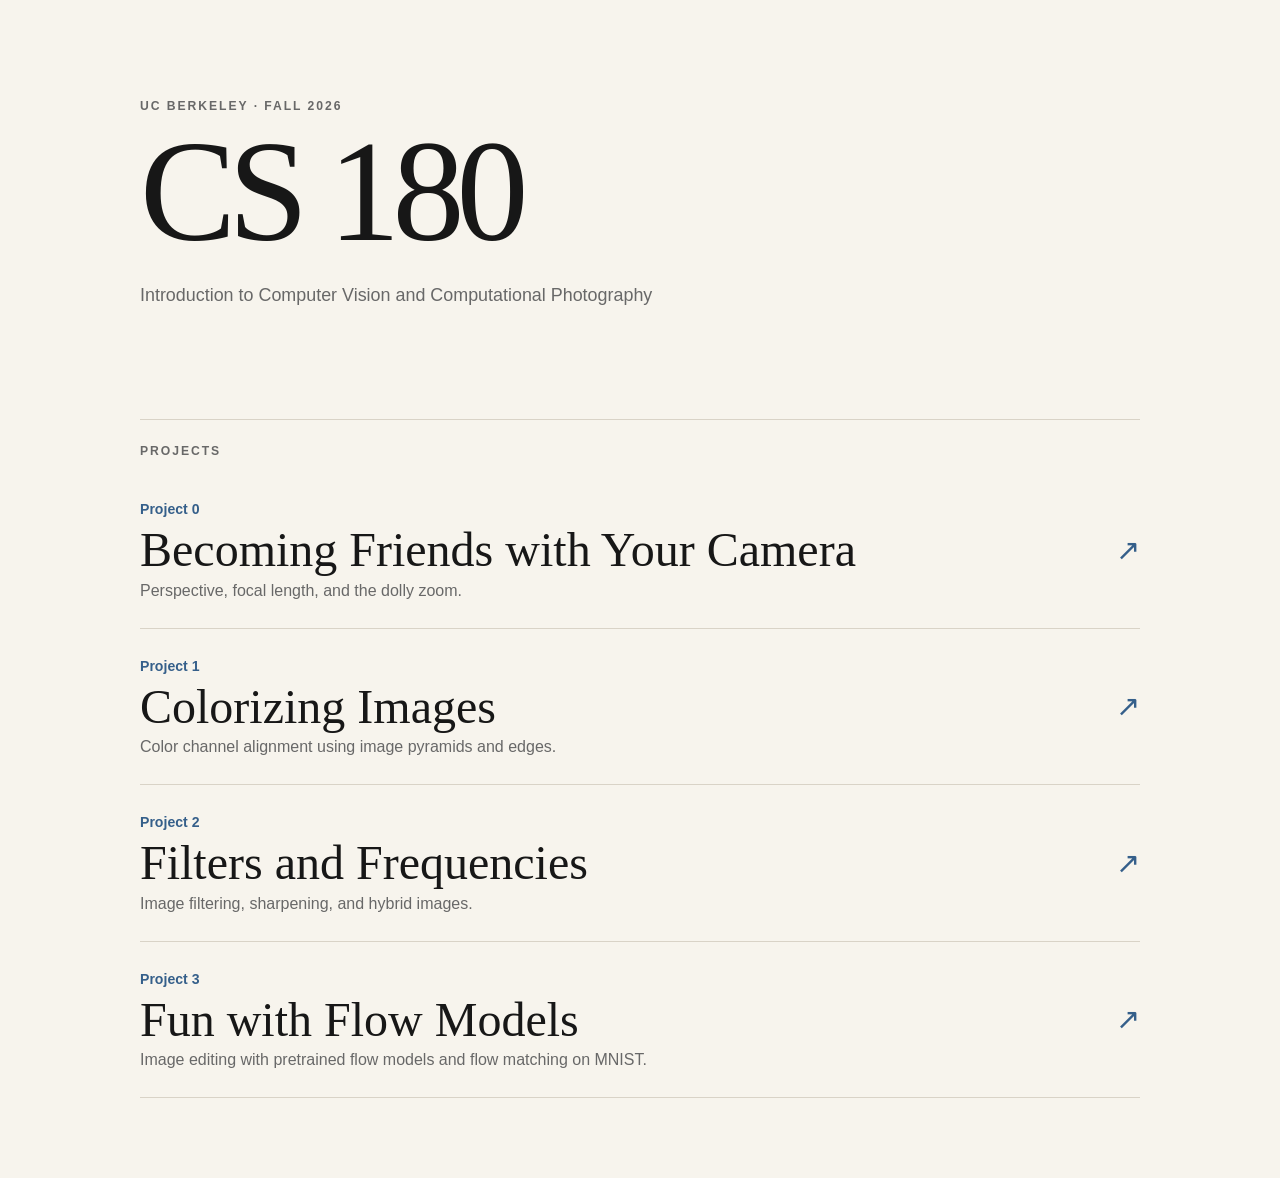
<file: index.html>
<!doctype html>
<html lang="en">
<head>
  <meta charset="utf-8" />
  <meta name="viewport" content="width=device-width, initial-scale=1" />
  <title>CS 180 — William Wu</title>
  <link rel="stylesheet" href="styles.css" />
</head>
<body class="home">
  <main class="home-shell">
    <header class="home-header">
      <p class="eyebrow">UC Berkeley · Fall 2026</p>
      <h1>CS 180</h1>
      <p class="home-subtitle">Introduction to Computer Vision and Computational Photography</p>
    </header>

    <section class="projects">
      <p class="kicker">Projects</p>
      <a class="project-link" href="project0/index.html">
        <div>
          <span class="project-number">Project 0</span>
          <h2>Becoming Friends with Your Camera</h2>
          <p>Perspective, focal length, and the dolly zoom.</p>
        </div>
        <span class="arrow">↗</span>
      </a>
      <a class="project-link" href="project1/index.html">
        <div>
          <span class="project-number">Project 1</span>
          <h2>Colorizing Images</h2>
          <p>Color channel alignment using image pyramids and edges.</p>
        </div>
        <span class="arrow">↗</span>
      </a>
      <a class="project-link" href="project2/index.html">
        <div>
          <span class="project-number">Project 2</span>
          <h2>Filters and Frequencies</h2>
          <p>Image filtering, sharpening, and hybrid images.</p>
        </div>
        <span class="arrow">↗</span>
      </a>
      <a class="project-link" href="project3/index.html">
      <div>
        <span class="project-number">Project 3</span>
        <h2>Fun with Flow Models</h2>
        <p>Image editing with pretrained flow models and flow matching on MNIST.</p>
      </div>
      <span class="arrow">↗</span>
    </a>
    </section>
  </main>
</body>
</html>
</file>
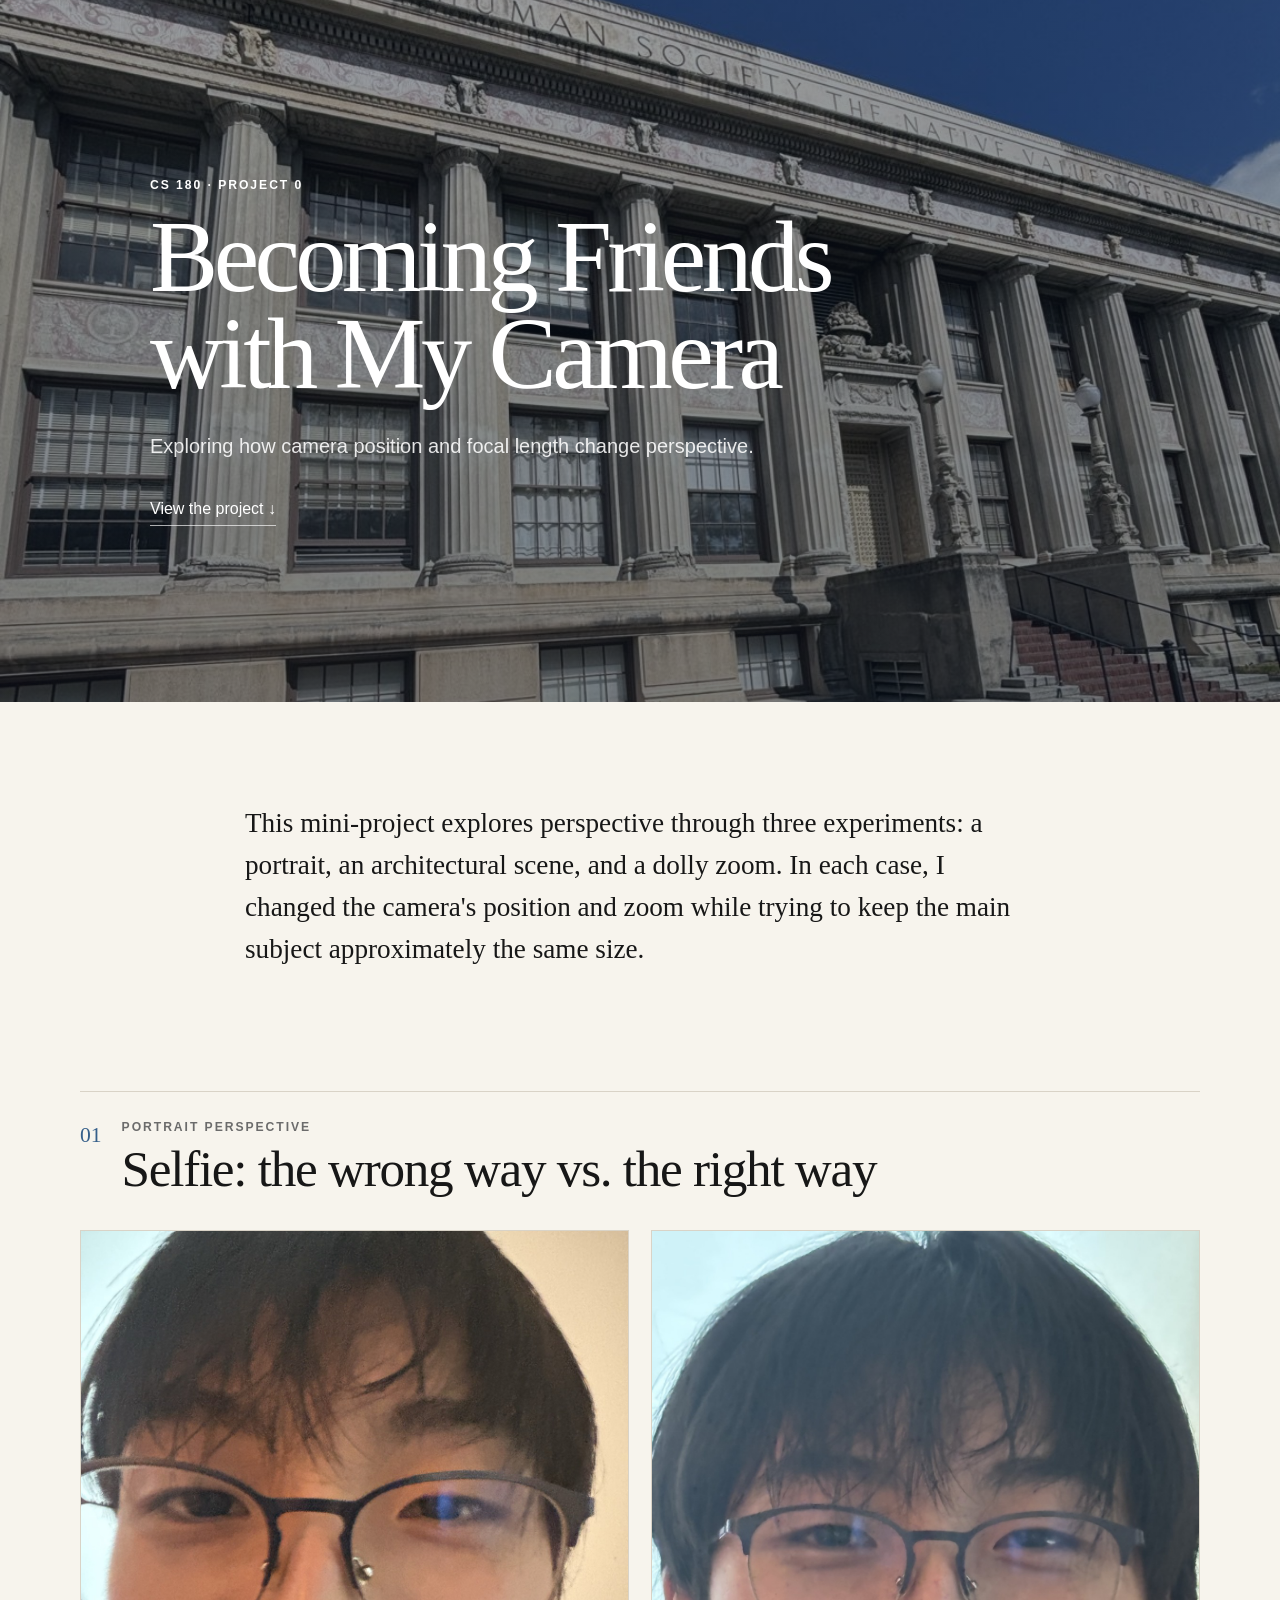
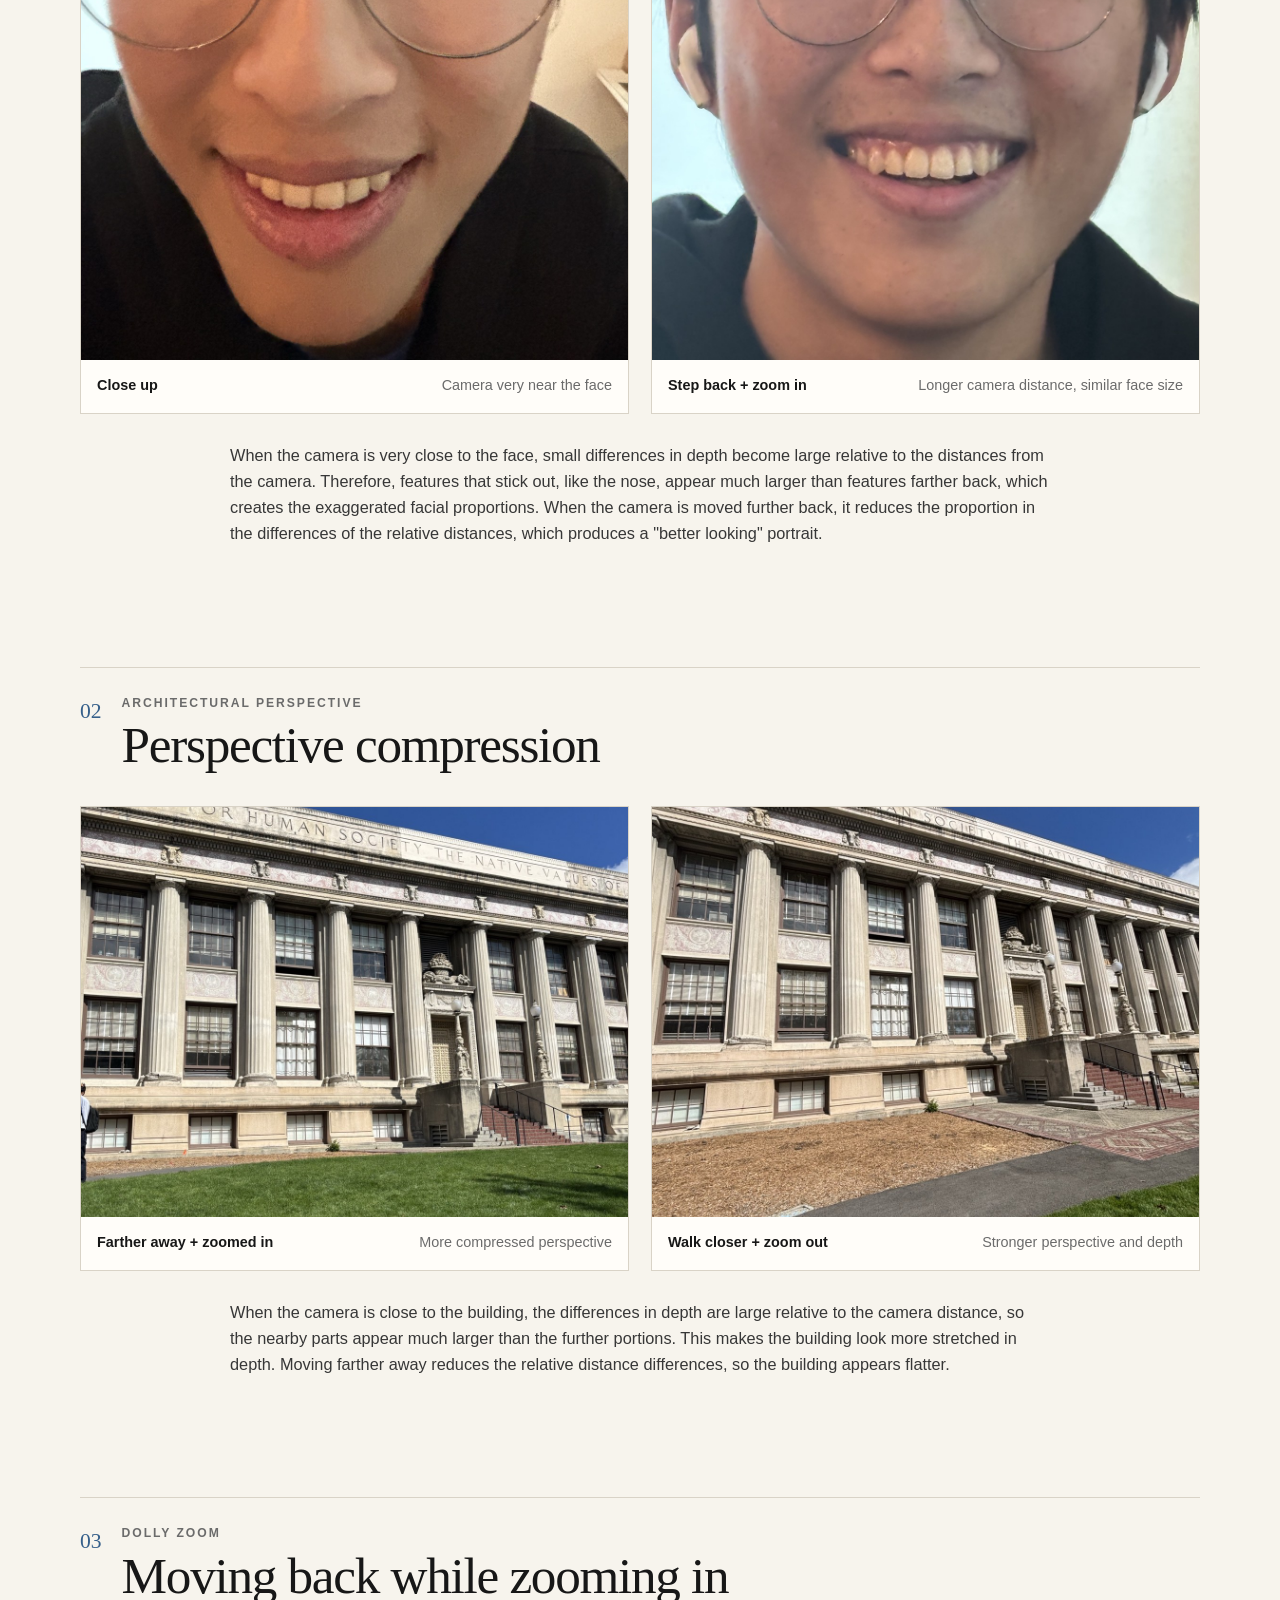
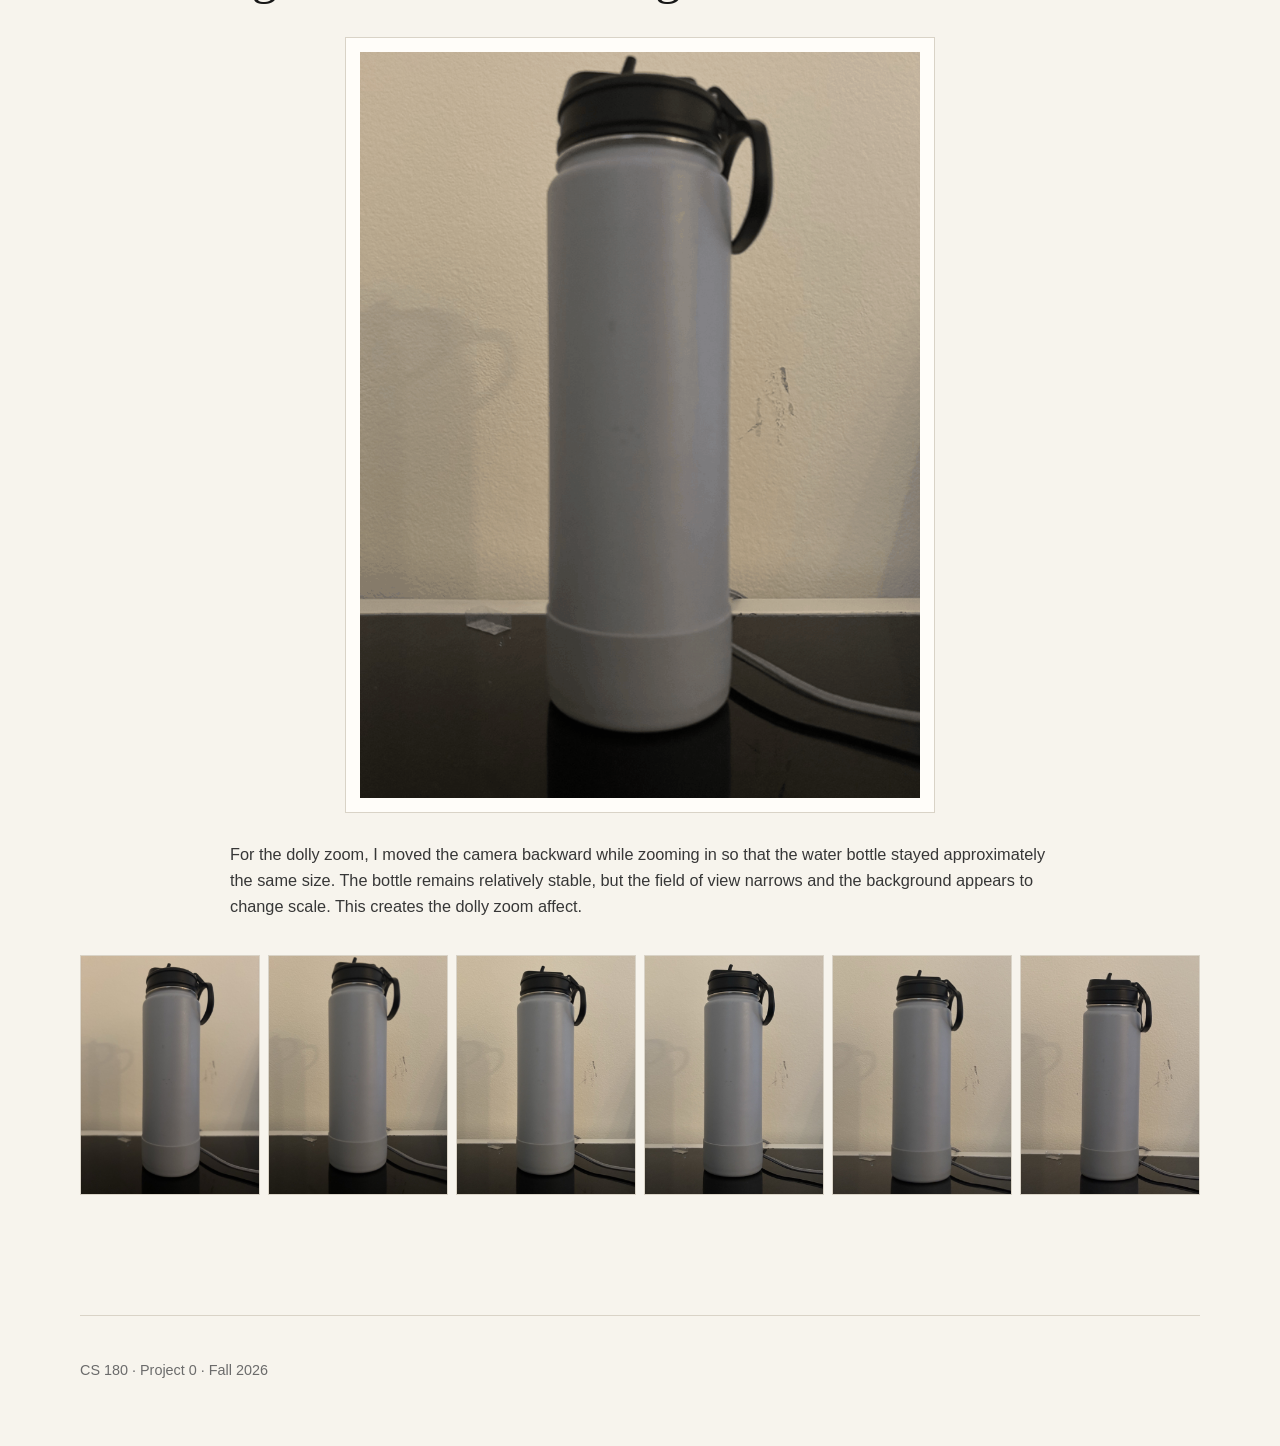
<file: project0/index.html>
<!doctype html>
<html lang="en">
<head>
  <meta charset="utf-8" />
  <meta name="viewport" content="width=device-width, initial-scale=1" />
  <meta name="description" content="CS 180 Project 0: Becoming Friends with Your Camera" />
  <title>CS 180 Project 0 - Becoming Friends With Your Camera</title>
  <link rel="stylesheet" href="styles.css" />
</head>
<body>
  <header class="hero">
    <div class="hero-inner">
      <p class="eyebrow">CS 180 · Project 0</p>
      <h1>Becoming Friends<br />with My Camera</h1>
      <p class="subtitle">
        Exploring how camera position and focal length change perspective.
      </p>
      <a class="jump" href="#part1">View the project ↓</a>
    </div>
  </header>

  <main>
    <section class="intro">
      <p>
        This mini-project explores perspective through three experiments: a portrait,
        an architectural scene, and a dolly zoom. In each case, I changed the camera's
        position and zoom while trying to keep the main subject approximately the same size.
      </p>
    </section>

    <section class="project-section" id="part1">
      <div class="section-heading">
        <span>01</span>
        <div>
          <p class="kicker">Portrait Perspective</p>
          <h2>Selfie: the wrong way vs. the right way</h2>
        </div>
      </div>

      <div class="compare-grid">
        <figure class="photo-card">
          <img src="assets/selfie_close.jpg" alt="Close-up selfie taken from a short camera distance" />
          <figcaption>
            <strong>Close up</strong>
            <span>Camera very near the face</span>
          </figcaption>
        </figure>

        <figure class="photo-card">
          <img src="assets/selfie_zoom.jpg" alt="Selfie taken farther away while zoomed in" />
          <figcaption>
            <strong>Step back + zoom in</strong>
            <span>Longer camera distance, similar face size</span>
          </figcaption>
        </figure>
      </div>

      <p class="explanation">
        When the camera is very close to the face, small differences in depth become large relative to the distances from the camera. Therefore, features that stick out, like the nose, appear much larger than features farther back, which creates the exaggerated facial proportions. When the camera is moved further back, it reduces the proportion in the differences of the relative distances, which produces a "better looking" portrait.
      </p>
    </section>

    <section class="project-section" id="part2">
      <div class="section-heading">
        <span>02</span>
        <div>
          <p class="kicker">Architectural Perspective</p>
          <h2>Perspective compression</h2>
        </div>
      </div>

      <div class="compare-grid landscape">
        <figure class="photo-card">
          <img src="assets/building_zoom.jpg" alt="Building photographed from farther away while zoomed in" />
          <figcaption>
            <strong>Farther away + zoomed in</strong>
            <span>More compressed perspective</span>
          </figcaption>
        </figure>

        <figure class="photo-card">
          <img src="assets/building_close.jpg" alt="Building photographed from closer with a wider field of view" />
          <figcaption>
            <strong>Walk closer + zoom out</strong>
            <span>Stronger perspective and depth</span>
          </figcaption>
        </figure>
      </div>

      <p class="explanation">
        When the camera is close to the building, the differences in depth are large relative to the camera distance, so the nearby parts appear much larger than the further portions. This makes the building look more stretched in depth. Moving farther away reduces the relative distance differences, so the building appears flatter.
      </p>
    </section>

    <section class="project-section" id="part3">
      <div class="section-heading">
        <span>03</span>
        <div>
          <p class="kicker">Dolly Zoom</p>
          <h2>Moving back while zooming in</h2>
        </div>
      </div>

      <div class="gif-wrap">
        <img src="assets/dolly_zoom.gif" alt="Animated dolly zoom of a water bottle" />
      </div>

      <p class="explanation">
        For the dolly zoom, I moved the camera backward while zooming in so that the water bottle stayed approximately the same size. The bottle remains relatively stable, but the field of view narrows and the background appears to change scale. This creates the dolly zoom affect.
      </p>

      <div class="frames">
        <img src="assets/bottle1.jpg" alt="Dolly zoom frame 1" />
        <img src="assets/bottle2.jpg" alt="Dolly zoom frame 2" />
        <img src="assets/bottle3.jpg" alt="Dolly zoom frame 3" />
        <img src="assets/bottle4.jpg" alt="Dolly zoom frame 4" />
        <img src="assets/bottle5.jpg" alt="Dolly zoom frame 5" />
        <img src="assets/bottle6.jpg" alt="Dolly zoom frame 6" />
      </div>
    </section>
  </main>

  <footer>
    <p>CS 180 · Project 0 · Fall 2026</p>
  </footer>
</body>
</html>
</file>
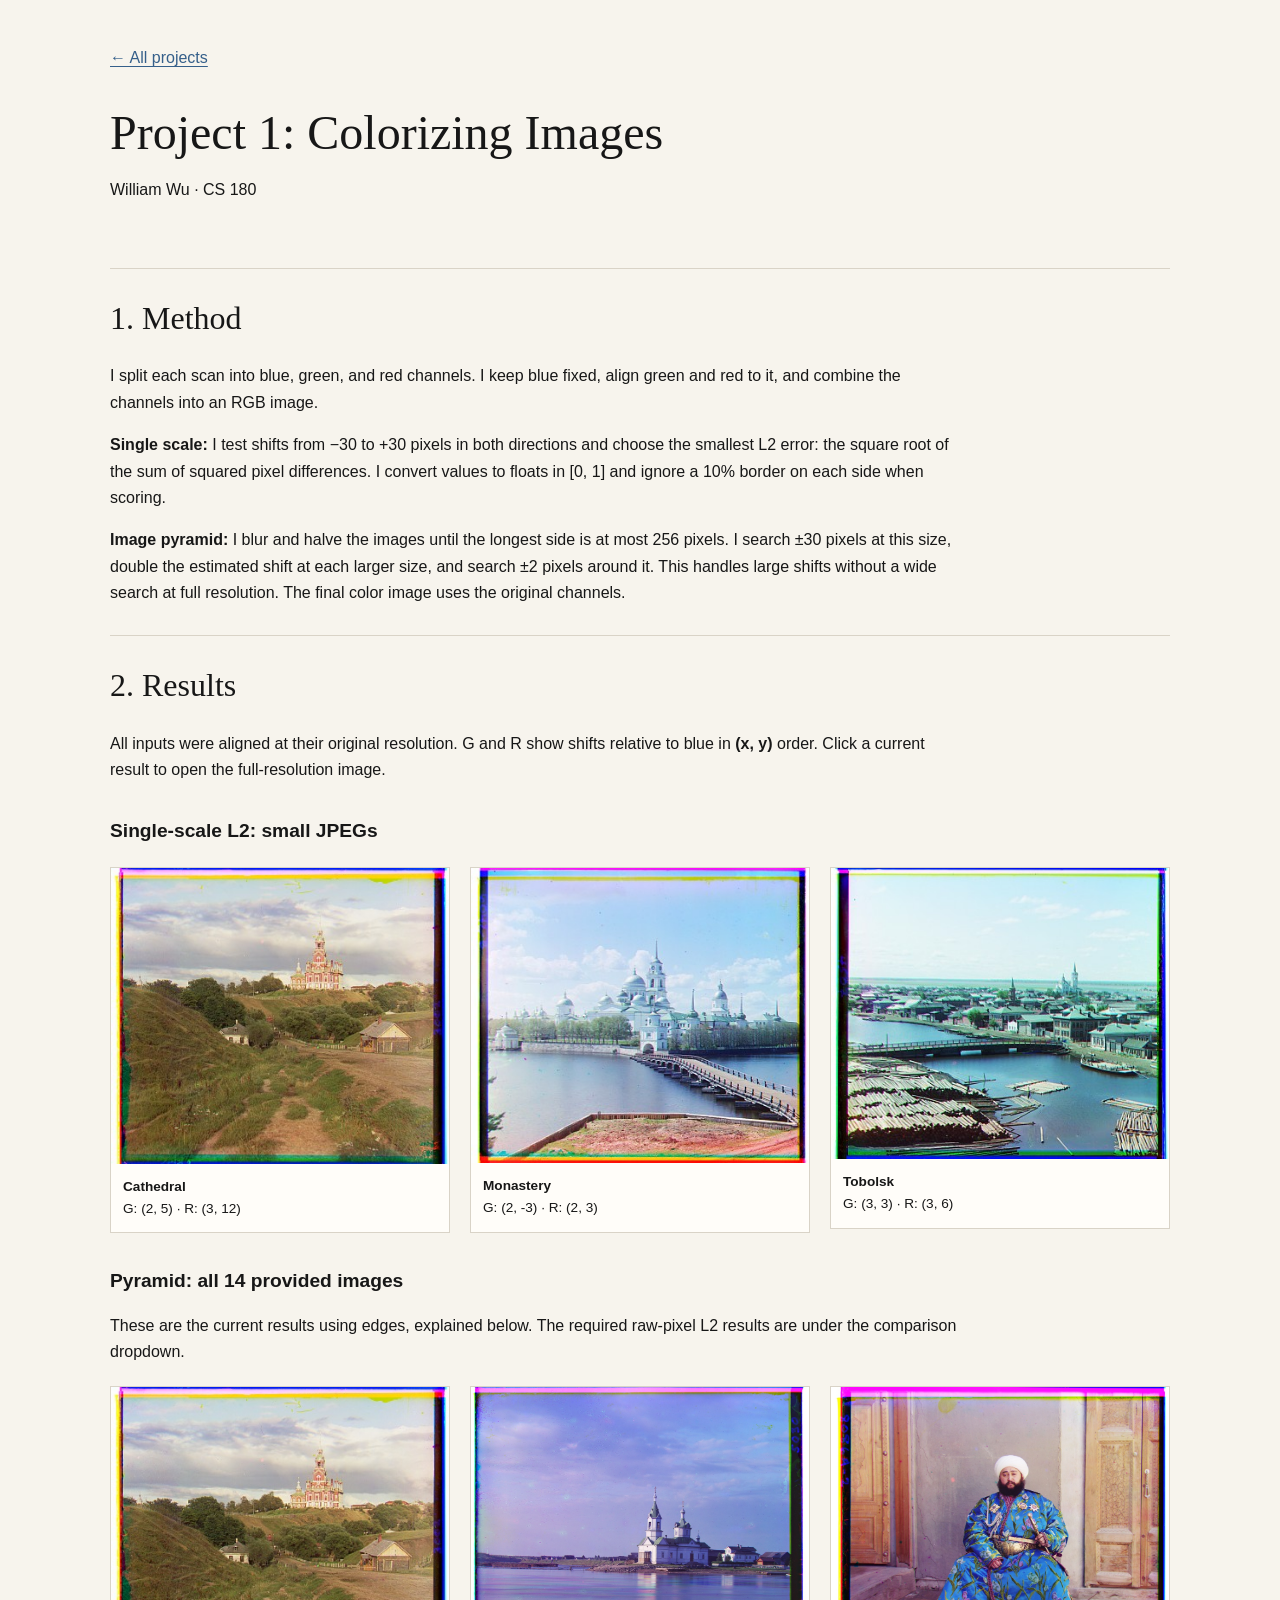
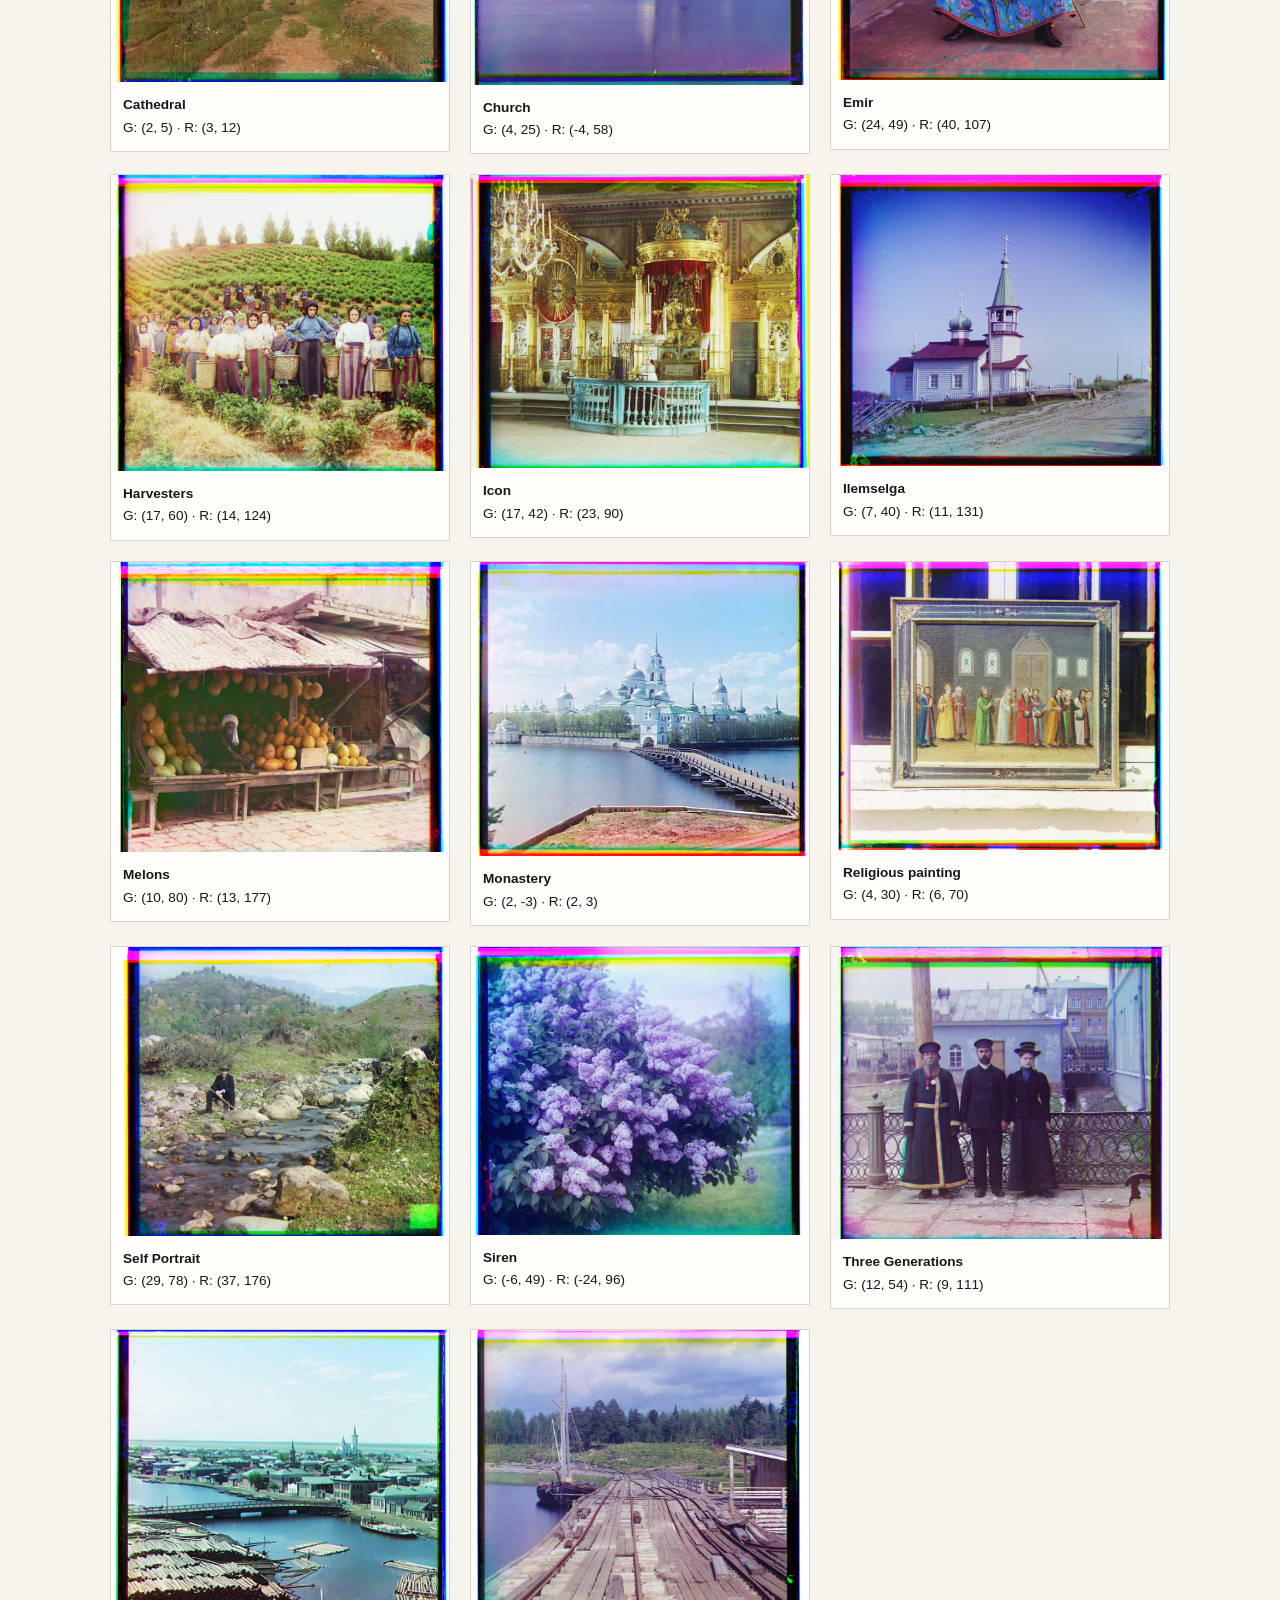
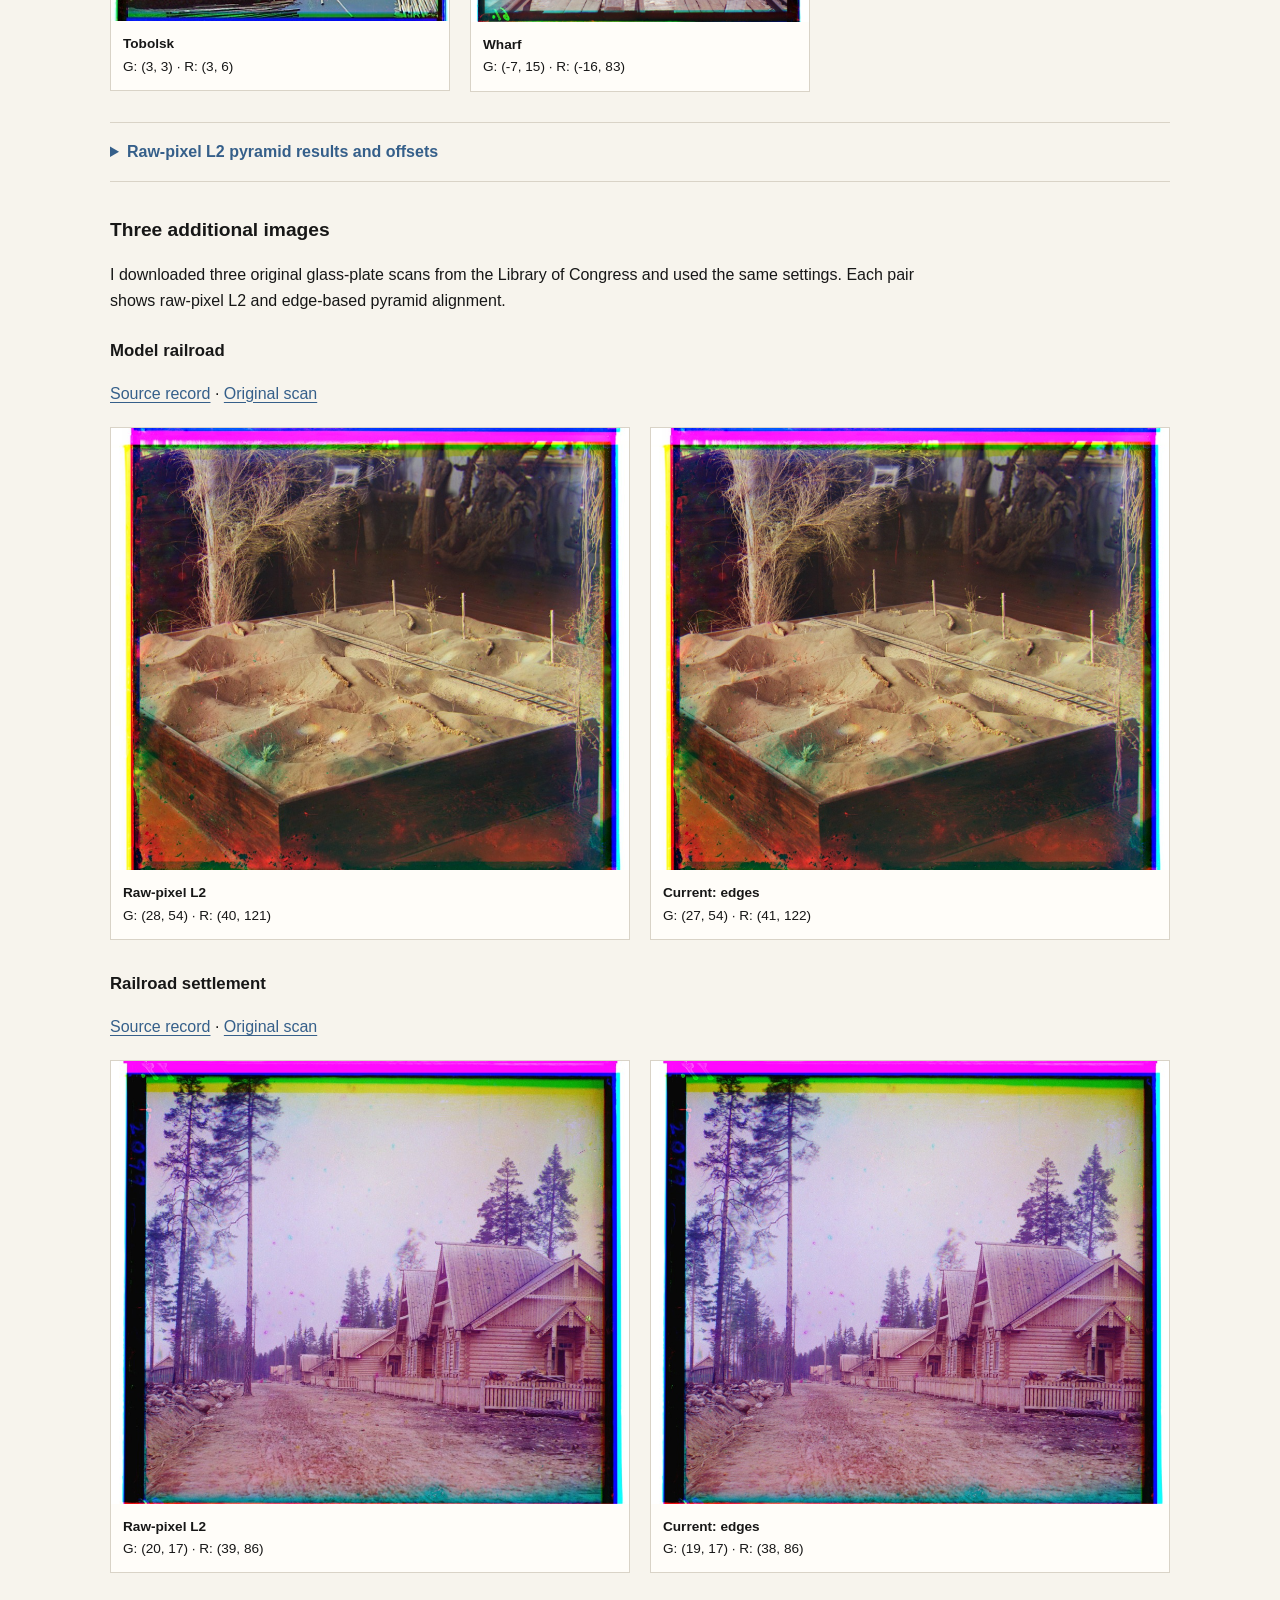
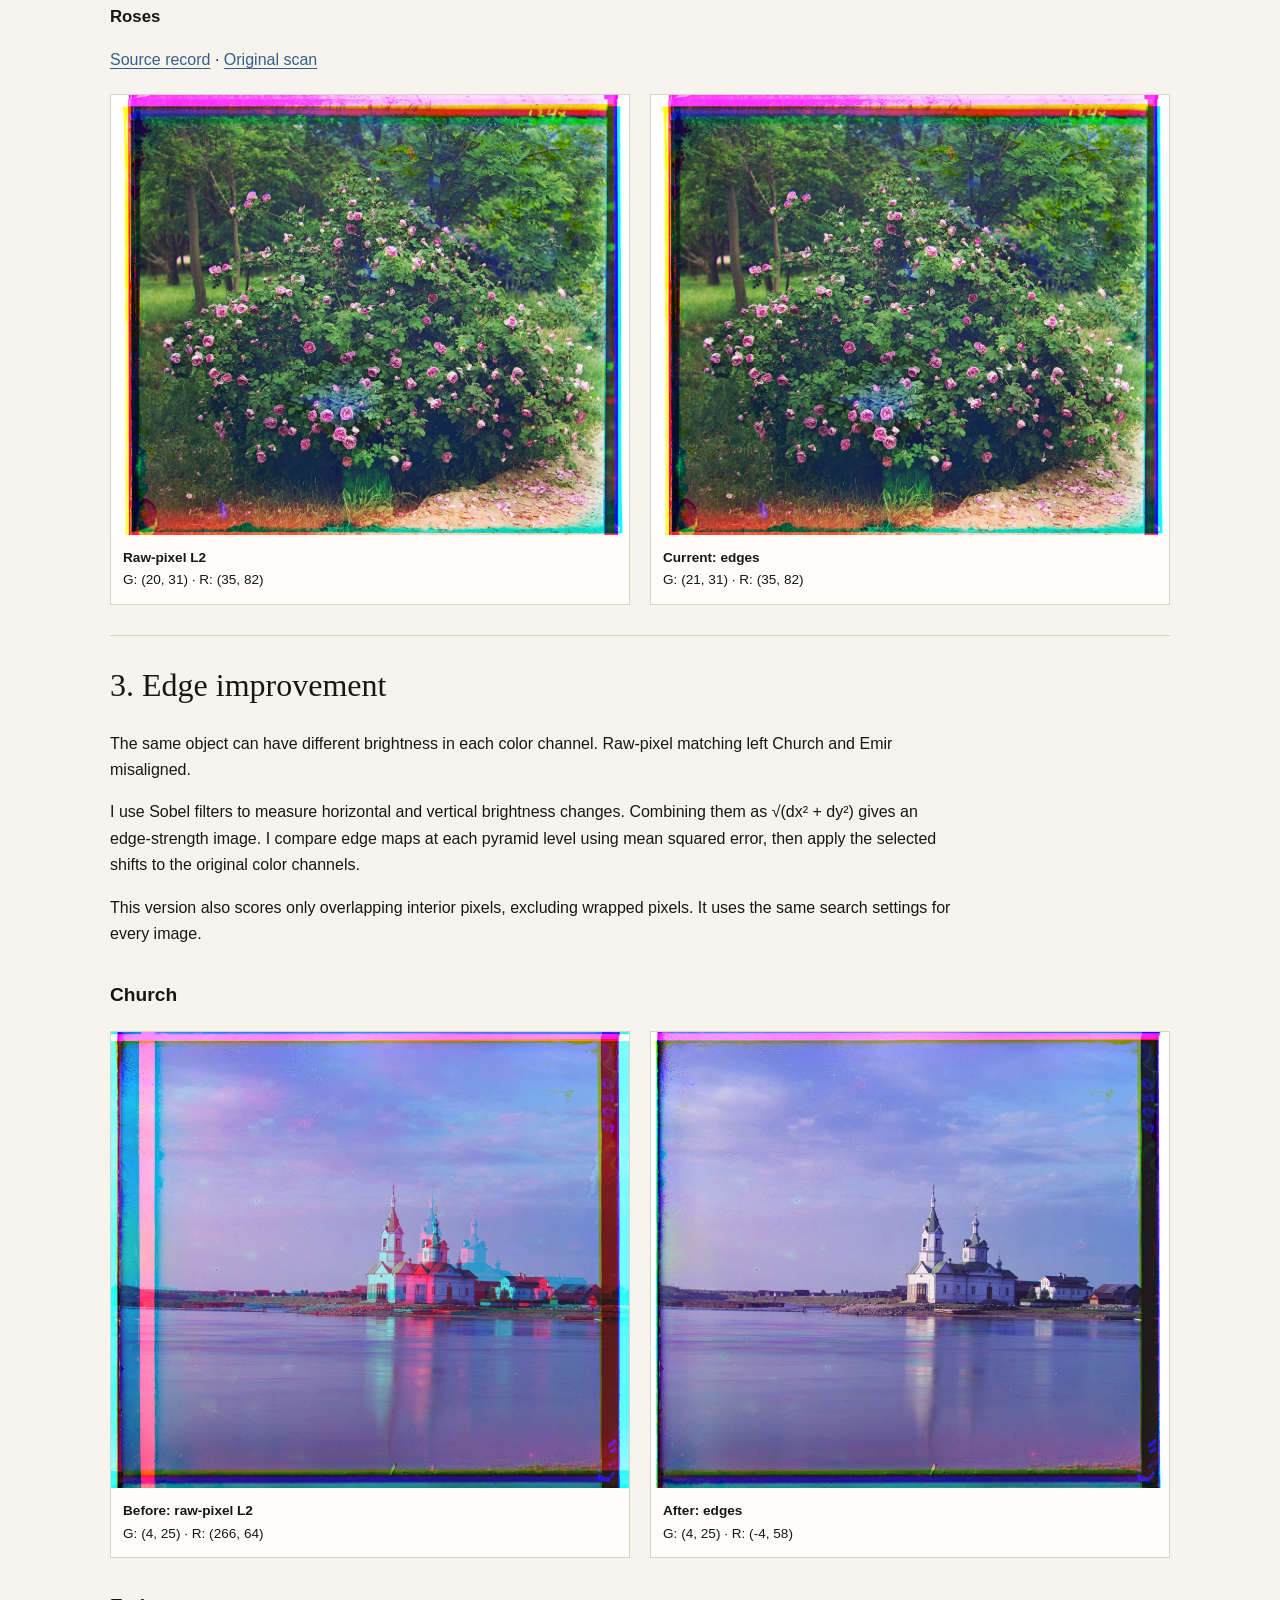
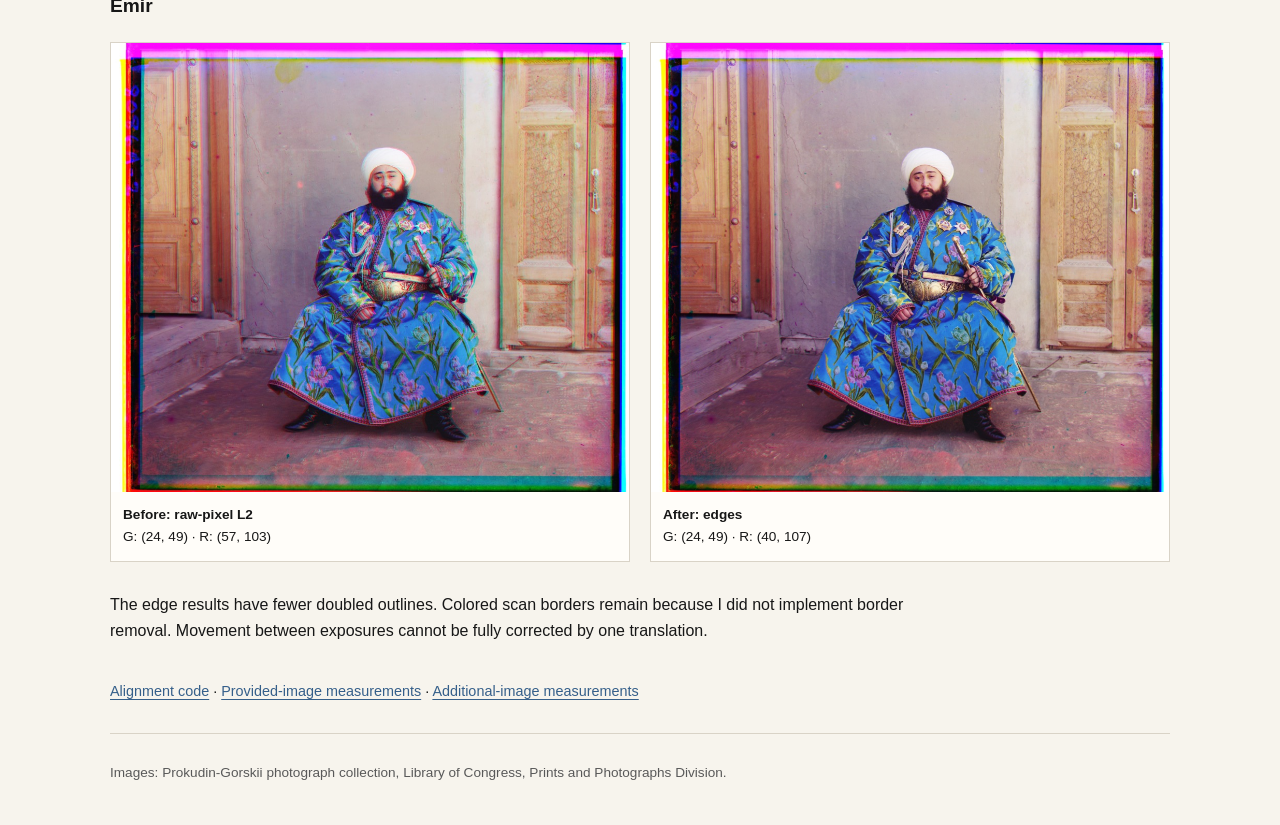
<file: project1/index.html>
<!doctype html>
<html lang="en">
<head>
<meta charset="utf-8">
<meta name="viewport" content="width=device-width, initial-scale=1">
<title>CS 180 Project 1 — Colorizing Images</title>
<link rel="stylesheet" href="styles.css">
</head>
<body>
<header>
<a href="../index.html">← All projects</a>
<h1>Project 1: Colorizing Images</h1>
<p>William Wu · CS 180</p>
</header>
<main>
<section id="method">
<h2>1. Method</h2>
<p>I split each scan into blue, green, and red channels. I keep blue fixed, align green and red to it, and combine the channels into an RGB image.</p>
<p><strong>Single scale:</strong> I test shifts from −30 to +30 pixels in both directions and choose the smallest L2 error: the square root of the sum of squared pixel differences. I convert values to floats in [0, 1] and ignore a 10% border on each side when scoring.</p>
<p><strong>Image pyramid:</strong> I blur and halve the images until the longest side is at most 256 pixels. I search ±30 pixels at this size, double the estimated shift at each larger size, and search ±2 pixels around it. This handles large shifts without a wide search at full resolution. The final color image uses the original channels.</p>
</section>
<section id="results">
<h2>2. Results</h2>
<p>All inputs were aligned at their original resolution. G and R show shifts relative to blue in <strong>(x, y)</strong> order. Click a current result to open the full-resolution image.</p>
<h3>Single-scale L2: small JPEGs</h3>
<div class="gallery">
<figure>
<a href="assets/cathedral_single.jpg"><img src="assets/cathedral_single.jpg" alt="Cathedral: Cathedral" loading="lazy" width="390" height="341"></a>
<figcaption><strong>Cathedral</strong><br>G: (2, 5) · R: (3, 12)</figcaption>
</figure>
<figure>
<a href="assets/monastery_single.jpg"><img src="assets/monastery_single.jpg" alt="Monastery: Monastery" loading="lazy" width="391" height="341"></a>
<figcaption><strong>Monastery</strong><br>G: (2, -3) · R: (2, 3)</figcaption>
</figure>
<figure>
<a href="assets/tobolsk_single.jpg"><img src="assets/tobolsk_single.jpg" alt="Tobolsk: Tobolsk" loading="lazy" width="396" height="341"></a>
<figcaption><strong>Tobolsk</strong><br>G: (3, 3) · R: (3, 6)</figcaption>
</figure>
</div>

<h3>Pyramid: all 14 provided images</h3>
<p>These are the current results using edges, explained below. The required raw-pixel L2 results are under the comparison dropdown.</p>
<div class="gallery">
<figure>
<a href="assets/full/cathedral_edges.jpg"><img src="assets/cathedral_edges.jpg" alt="Cathedral: Cathedral" loading="lazy" width="390" height="341"></a>
<figcaption><strong>Cathedral</strong><br>G: (2, 5) · R: (3, 12)</figcaption>
</figure>
<figure>
<a href="assets/full/church_edges.jpg"><img src="assets/church_edges.jpg" alt="Church: Church" loading="lazy" width="1000" height="881"></a>
<figcaption><strong>Church</strong><br>G: (4, 25) · R: (-4, 58)</figcaption>
</figure>
<figure>
<a href="assets/full/emir_edges.jpg"><img src="assets/emir_edges.jpg" alt="Emir: Emir" loading="lazy" width="1000" height="867"></a>
<figcaption><strong>Emir</strong><br>G: (24, 49) · R: (40, 107)</figcaption>
</figure>
<figure>
<a href="assets/full/harvesters_edges.jpg"><img src="assets/harvesters_edges.jpg" alt="Harvesters: Harvesters" loading="lazy" width="1000" height="874"></a>
<figcaption><strong>Harvesters</strong><br>G: (17, 60) · R: (14, 124)</figcaption>
</figure>
<figure>
<a href="assets/full/icon_edges.jpg"><img src="assets/icon_edges.jpg" alt="Icon: Icon" loading="lazy" width="1000" height="867"></a>
<figcaption><strong>Icon</strong><br>G: (17, 42) · R: (23, 90)</figcaption>
</figure>
<figure>
<a href="assets/full/ilemselga_edges.jpg"><img src="assets/ilemselga_edges.jpg" alt="Ilemselga: Ilemselga" loading="lazy" width="1000" height="861"></a>
<figcaption><strong>Ilemselga</strong><br>G: (7, 40) · R: (11, 131)</figcaption>
</figure>
<figure>
<a href="assets/full/melons_edges.jpg"><img src="assets/melons_edges.jpg" alt="Melons: Melons" loading="lazy" width="1000" height="860"></a>
<figcaption><strong>Melons</strong><br>G: (10, 80) · R: (13, 177)</figcaption>
</figure>
<figure>
<a href="assets/full/monastery_edges.jpg"><img src="assets/monastery_edges.jpg" alt="Monastery: Monastery" loading="lazy" width="391" height="341"></a>
<figcaption><strong>Monastery</strong><br>G: (2, -3) · R: (2, 3)</figcaption>
</figure>
<figure>
<a href="assets/full/religous_painting_edges.jpg"><img src="assets/religous_painting_edges.jpg" alt="Religious painting: Religious painting" loading="lazy" width="1000" height="853"></a>
<figcaption><strong>Religious painting</strong><br>G: (4, 30) · R: (6, 70)</figcaption>
</figure>
<figure>
<a href="assets/full/self_portrait_edges.jpg"><img src="assets/self_portrait_edges.jpg" alt="Self Portrait: Self Portrait" loading="lazy" width="1000" height="853"></a>
<figcaption><strong>Self Portrait</strong><br>G: (29, 78) · R: (37, 176)</figcaption>
</figure>
<figure>
<a href="assets/full/siren_edges.jpg"><img src="assets/siren_edges.jpg" alt="Siren: Siren" loading="lazy" width="1000" height="851"></a>
<figcaption><strong>Siren</strong><br>G: (-6, 49) · R: (-24, 96)</figcaption>
</figure>
<figure>
<a href="assets/full/three_generations_edges.jpg"><img src="assets/three_generations_edges.jpg" alt="Three Generations: Three Generations" loading="lazy" width="1000" height="864"></a>
<figcaption><strong>Three Generations</strong><br>G: (12, 54) · R: (9, 111)</figcaption>
</figure>
<figure>
<a href="assets/full/tobolsk_edges.jpg"><img src="assets/tobolsk_edges.jpg" alt="Tobolsk: Tobolsk" loading="lazy" width="396" height="341"></a>
<figcaption><strong>Tobolsk</strong><br>G: (3, 3) · R: (3, 6)</figcaption>
</figure>
<figure>
<a href="assets/full/wharf_edges.jpg"><img src="assets/wharf_edges.jpg" alt="Wharf: Wharf" loading="lazy" width="1000" height="863"></a>
<figcaption><strong>Wharf</strong><br>G: (-7, 15) · R: (-16, 83)</figcaption>
</figure>
</div>

<details>
<summary>Raw-pixel L2 pyramid results and offsets</summary>
<p>This version compares pixel brightness. It fails on Church and Emir; edge matching improves both.</p>
<div class="gallery">
<figure>
<a href="assets/cathedral_raw.jpg"><img src="assets/cathedral_raw.jpg" alt="Cathedral: Cathedral" loading="lazy" width="390" height="341"></a>
<figcaption><strong>Cathedral</strong><br>G: (2, 5) · R: (3, 12)</figcaption>
</figure>
<figure>
<a href="assets/church_raw.jpg"><img src="assets/church_raw.jpg" alt="Church: Church" loading="lazy" width="1000" height="881"></a>
<figcaption><strong>Church</strong><br>G: (4, 25) · R: (266, 64)</figcaption>
</figure>
<figure>
<a href="assets/emir_raw.jpg"><img src="assets/emir_raw.jpg" alt="Emir: Emir" loading="lazy" width="1000" height="867"></a>
<figcaption><strong>Emir</strong><br>G: (24, 49) · R: (57, 103)</figcaption>
</figure>
<figure>
<a href="assets/harvesters_raw.jpg"><img src="assets/harvesters_raw.jpg" alt="Harvesters: Harvesters" loading="lazy" width="1000" height="874"></a>
<figcaption><strong>Harvesters</strong><br>G: (16, 59) · R: (13, 124)</figcaption>
</figure>
<figure>
<a href="assets/icon_raw.jpg"><img src="assets/icon_raw.jpg" alt="Icon: Icon" loading="lazy" width="1000" height="867"></a>
<figcaption><strong>Icon</strong><br>G: (17, 41) · R: (23, 90)</figcaption>
</figure>
<figure>
<a href="assets/ilemselga_raw.jpg"><img src="assets/ilemselga_raw.jpg" alt="Ilemselga: Ilemselga" loading="lazy" width="1000" height="861"></a>
<figcaption><strong>Ilemselga</strong><br>G: (7, 39) · R: (11, 130)</figcaption>
</figure>
<figure>
<a href="assets/melons_raw.jpg"><img src="assets/melons_raw.jpg" alt="Melons: Melons" loading="lazy" width="1000" height="860"></a>
<figcaption><strong>Melons</strong><br>G: (11, 82) · R: (13, 178)</figcaption>
</figure>
<figure>
<a href="assets/monastery_raw.jpg"><img src="assets/monastery_raw.jpg" alt="Monastery: Monastery" loading="lazy" width="391" height="341"></a>
<figcaption><strong>Monastery</strong><br>G: (2, -3) · R: (2, 3)</figcaption>
</figure>
<figure>
<a href="assets/religous_painting_raw.jpg"><img src="assets/religous_painting_raw.jpg" alt="Religious painting: Religious painting" loading="lazy" width="1000" height="853"></a>
<figcaption><strong>Religious painting</strong><br>G: (3, 28) · R: (7, 68)</figcaption>
</figure>
<figure>
<a href="assets/self_portrait_raw.jpg"><img src="assets/self_portrait_raw.jpg" alt="Self Portrait: Self Portrait" loading="lazy" width="1000" height="853"></a>
<figcaption><strong>Self Portrait</strong><br>G: (29, 79) · R: (37, 176)</figcaption>
</figure>
<figure>
<a href="assets/siren_raw.jpg"><img src="assets/siren_raw.jpg" alt="Siren: Siren" loading="lazy" width="1000" height="851"></a>
<figcaption><strong>Siren</strong><br>G: (-6, 49) · R: (-25, 96)</figcaption>
</figure>
<figure>
<a href="assets/three_generations_raw.jpg"><img src="assets/three_generations_raw.jpg" alt="Three Generations: Three Generations" loading="lazy" width="1000" height="864"></a>
<figcaption><strong>Three Generations</strong><br>G: (14, 53) · R: (11, 112)</figcaption>
</figure>
<figure>
<a href="assets/tobolsk_raw.jpg"><img src="assets/tobolsk_raw.jpg" alt="Tobolsk: Tobolsk" loading="lazy" width="396" height="341"></a>
<figcaption><strong>Tobolsk</strong><br>G: (3, 3) · R: (3, 6)</figcaption>
</figure>
<figure>
<a href="assets/wharf_raw.jpg"><img src="assets/wharf_raw.jpg" alt="Wharf: Wharf" loading="lazy" width="1000" height="863"></a>
<figcaption><strong>Wharf</strong><br>G: (-7, 15) · R: (-16, 83)</figcaption>
</figure>
</div>
</details>
<h3>Three additional images</h3>
<p>I downloaded three original glass-plate scans from the Library of Congress and used the same settings. Each pair shows raw-pixel L2 and edge-based pyramid alignment.</p>
<h4>Model railroad</h4>
<p><a href="https://www.loc.gov/item/2018681229/">Source record</a> · <a href="https://tile.loc.gov/storage-services/master/pnp/prok/00000/00063u.tif">Original scan</a></p>
<div class="comparison"><figure>
<a href="assets/model_railroad_raw.jpg"><img src="assets/model_railroad_raw.jpg" alt="Model railroad: Raw-pixel L2" loading="lazy" width="1000" height="854"></a>
<figcaption><strong>Raw-pixel L2</strong><br>G: (28, 54) · R: (40, 121)</figcaption>
</figure><figure>
<a href="assets/full/model_railroad_edges.jpg"><img src="assets/model_railroad_edges.jpg" alt="Model railroad: Current: edges" loading="lazy" width="1000" height="854"></a>
<figcaption><strong>Current: edges</strong><br>G: (27, 54) · R: (41, 122)</figcaption>
</figure></div>
<h4>Railroad settlement</h4>
<p><a href="https://www.loc.gov/item/2018679232/">Source record</a> · <a href="https://tile.loc.gov/storage-services/master/pnp/prok/00300/00307u.tif">Original scan</a></p>
<div class="comparison"><figure>
<a href="assets/railroad_settlement_raw.jpg"><img src="assets/railroad_settlement_raw.jpg" alt="Railroad settlement: Raw-pixel L2" loading="lazy" width="1000" height="854"></a>
<figcaption><strong>Raw-pixel L2</strong><br>G: (20, 17) · R: (39, 86)</figcaption>
</figure><figure>
<a href="assets/full/railroad_settlement_edges.jpg"><img src="assets/railroad_settlement_edges.jpg" alt="Railroad settlement: Current: edges" loading="lazy" width="1000" height="854"></a>
<figcaption><strong>Current: edges</strong><br>G: (19, 17) · R: (38, 86)</figcaption>
</figure></div>
<h4>Roses</h4>
<p><a href="https://www.loc.gov/item/2018681270/">Source record</a> · <a href="https://tile.loc.gov/storage-services/master/pnp/prok/00100/00104u.tif">Original scan</a></p>
<div class="comparison"><figure>
<a href="assets/roses_raw.jpg"><img src="assets/roses_raw.jpg" alt="Roses: Raw-pixel L2" loading="lazy" width="1000" height="850"></a>
<figcaption><strong>Raw-pixel L2</strong><br>G: (20, 31) · R: (35, 82)</figcaption>
</figure><figure>
<a href="assets/full/roses_edges.jpg"><img src="assets/roses_edges.jpg" alt="Roses: Current: edges" loading="lazy" width="1000" height="850"></a>
<figcaption><strong>Current: edges</strong><br>G: (21, 31) · R: (35, 82)</figcaption>
</figure></div>
</section>
<section id="edges">
<h2>3. Edge improvement</h2>
<p>The same object can have different brightness in each color channel. Raw-pixel matching left Church and Emir misaligned.</p>
<p>I use Sobel filters to measure horizontal and vertical brightness changes. Combining them as √(dx² + dy²) gives an edge-strength image. I compare edge maps at each pyramid level using mean squared error, then apply the selected shifts to the original color channels.</p>
<p>This version also scores only overlapping interior pixels, excluding wrapped pixels. It uses the same search settings for every image.</p>
<h3>Church</h3>
<div class="comparison"><figure>
<a href="assets/church_raw.jpg"><img src="assets/church_raw.jpg" alt="Church: Before: raw-pixel L2" loading="lazy" width="1000" height="881"></a>
<figcaption><strong>Before: raw-pixel L2</strong><br>G: (4, 25) · R: (266, 64)</figcaption>
</figure><figure>
<a href="assets/full/church_edges.jpg"><img src="assets/church_edges.jpg" alt="Church: After: edges" loading="lazy" width="1000" height="881"></a>
<figcaption><strong>After: edges</strong><br>G: (4, 25) · R: (-4, 58)</figcaption>
</figure></div>
<h3>Emir</h3>
<div class="comparison"><figure>
<a href="assets/emir_raw.jpg"><img src="assets/emir_raw.jpg" alt="Emir: Before: raw-pixel L2" loading="lazy" width="1000" height="867"></a>
<figcaption><strong>Before: raw-pixel L2</strong><br>G: (24, 49) · R: (57, 103)</figcaption>
</figure><figure>
<a href="assets/full/emir_edges.jpg"><img src="assets/emir_edges.jpg" alt="Emir: After: edges" loading="lazy" width="1000" height="867"></a>
<figcaption><strong>After: edges</strong><br>G: (24, 49) · R: (40, 107)</figcaption>
</figure></div>
<p>The edge results have fewer doubled outlines. Colored scan borders remain because I did not implement border removal. Movement between exposures cannot be fully corrected by one translation.</p>
</section>
<p class="downloads"><a href="alignment_methods.py" download>Alignment code</a> · <a href="results.json" download>Provided-image measurements</a> · <a href="extra_results.json" download>Additional-image measurements</a></p>
</main>
<footer>Images: Prokudin-Gorskii photograph collection, Library of Congress, Prints and Photographs Division.</footer>
</body>
</html>
</file>
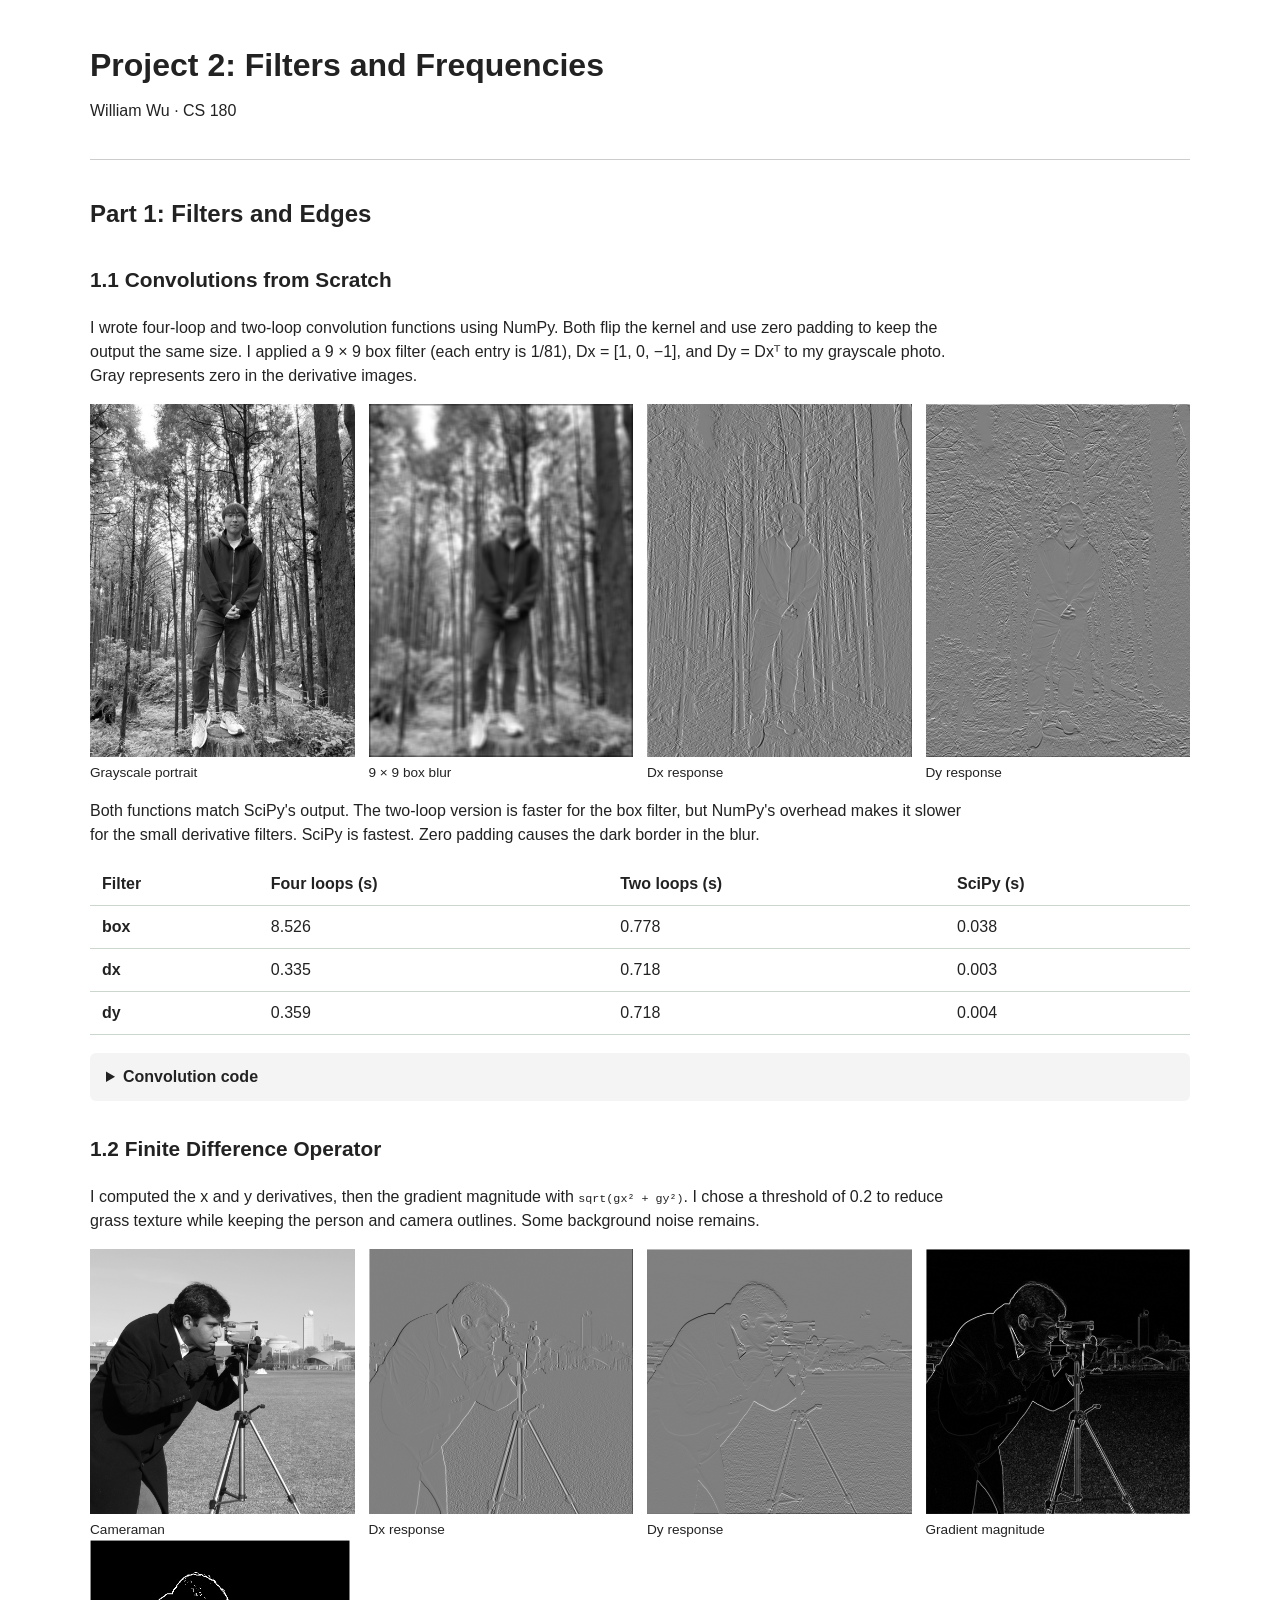
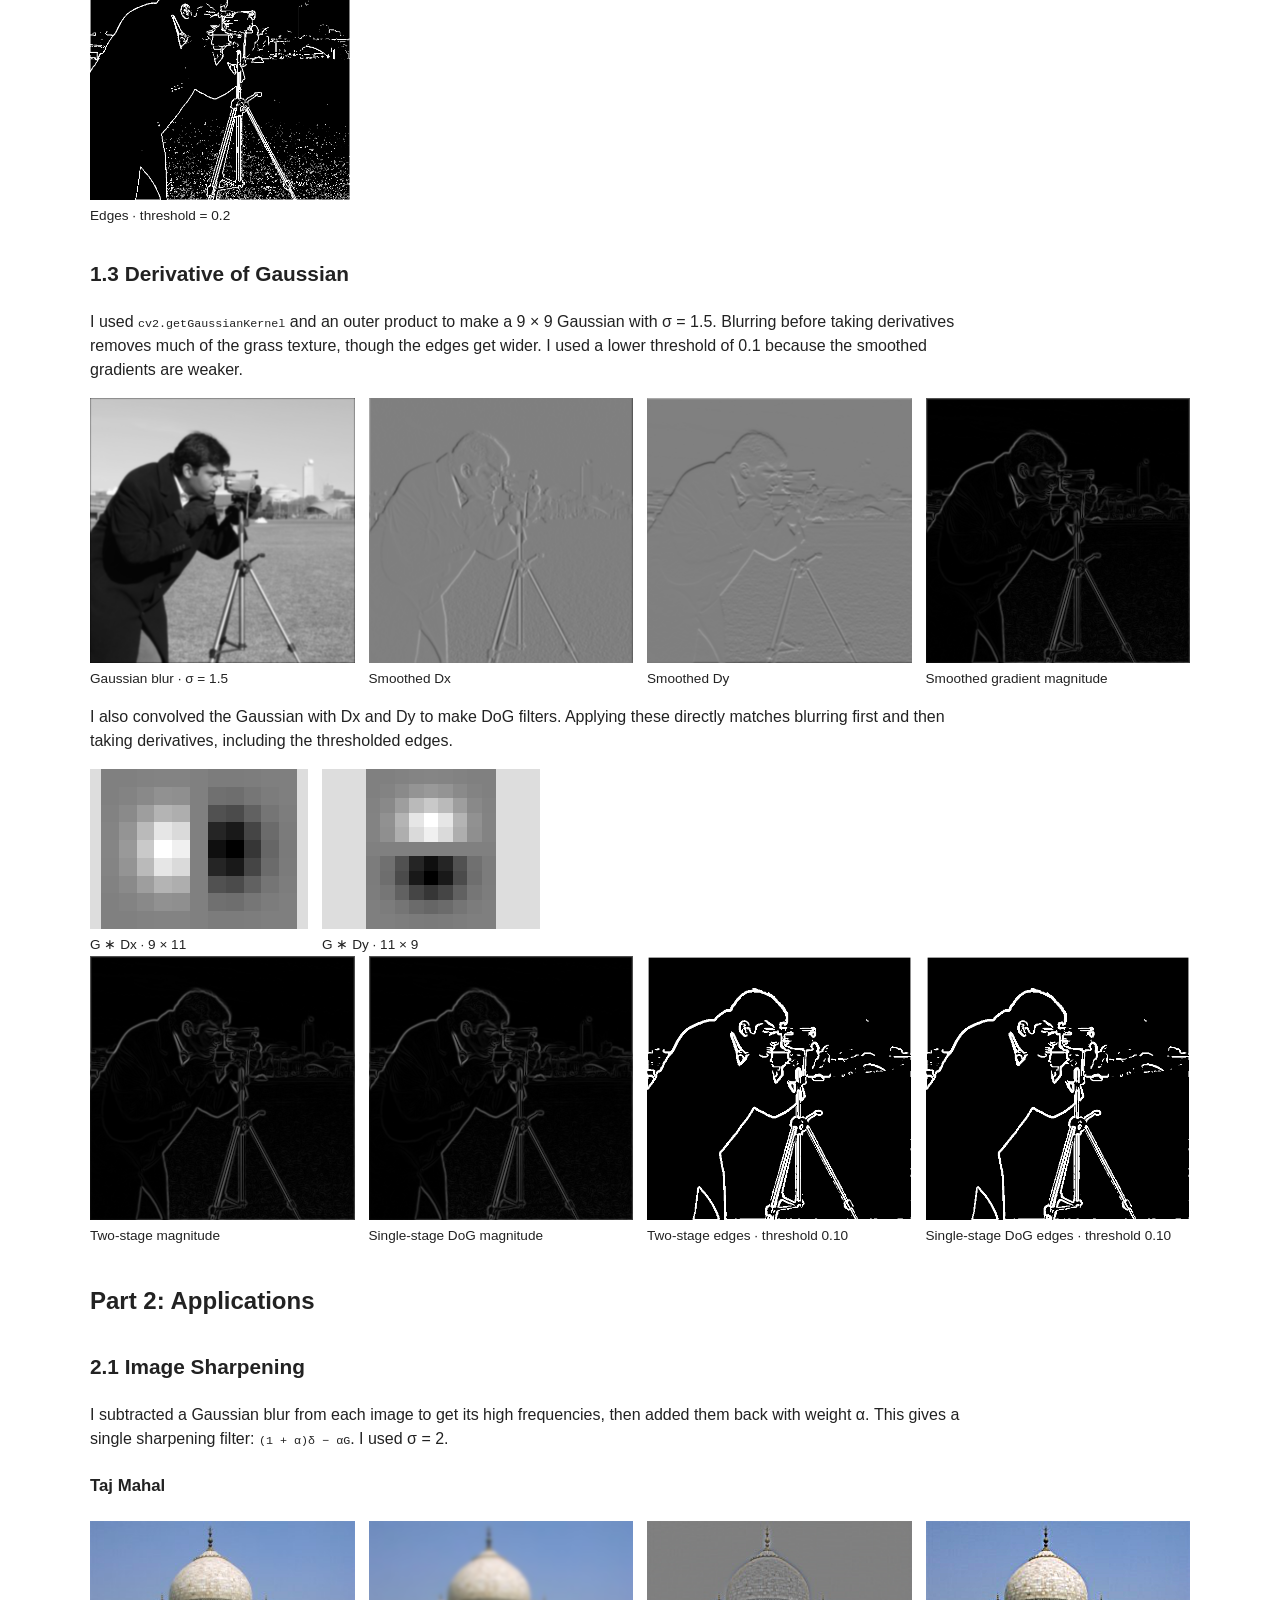
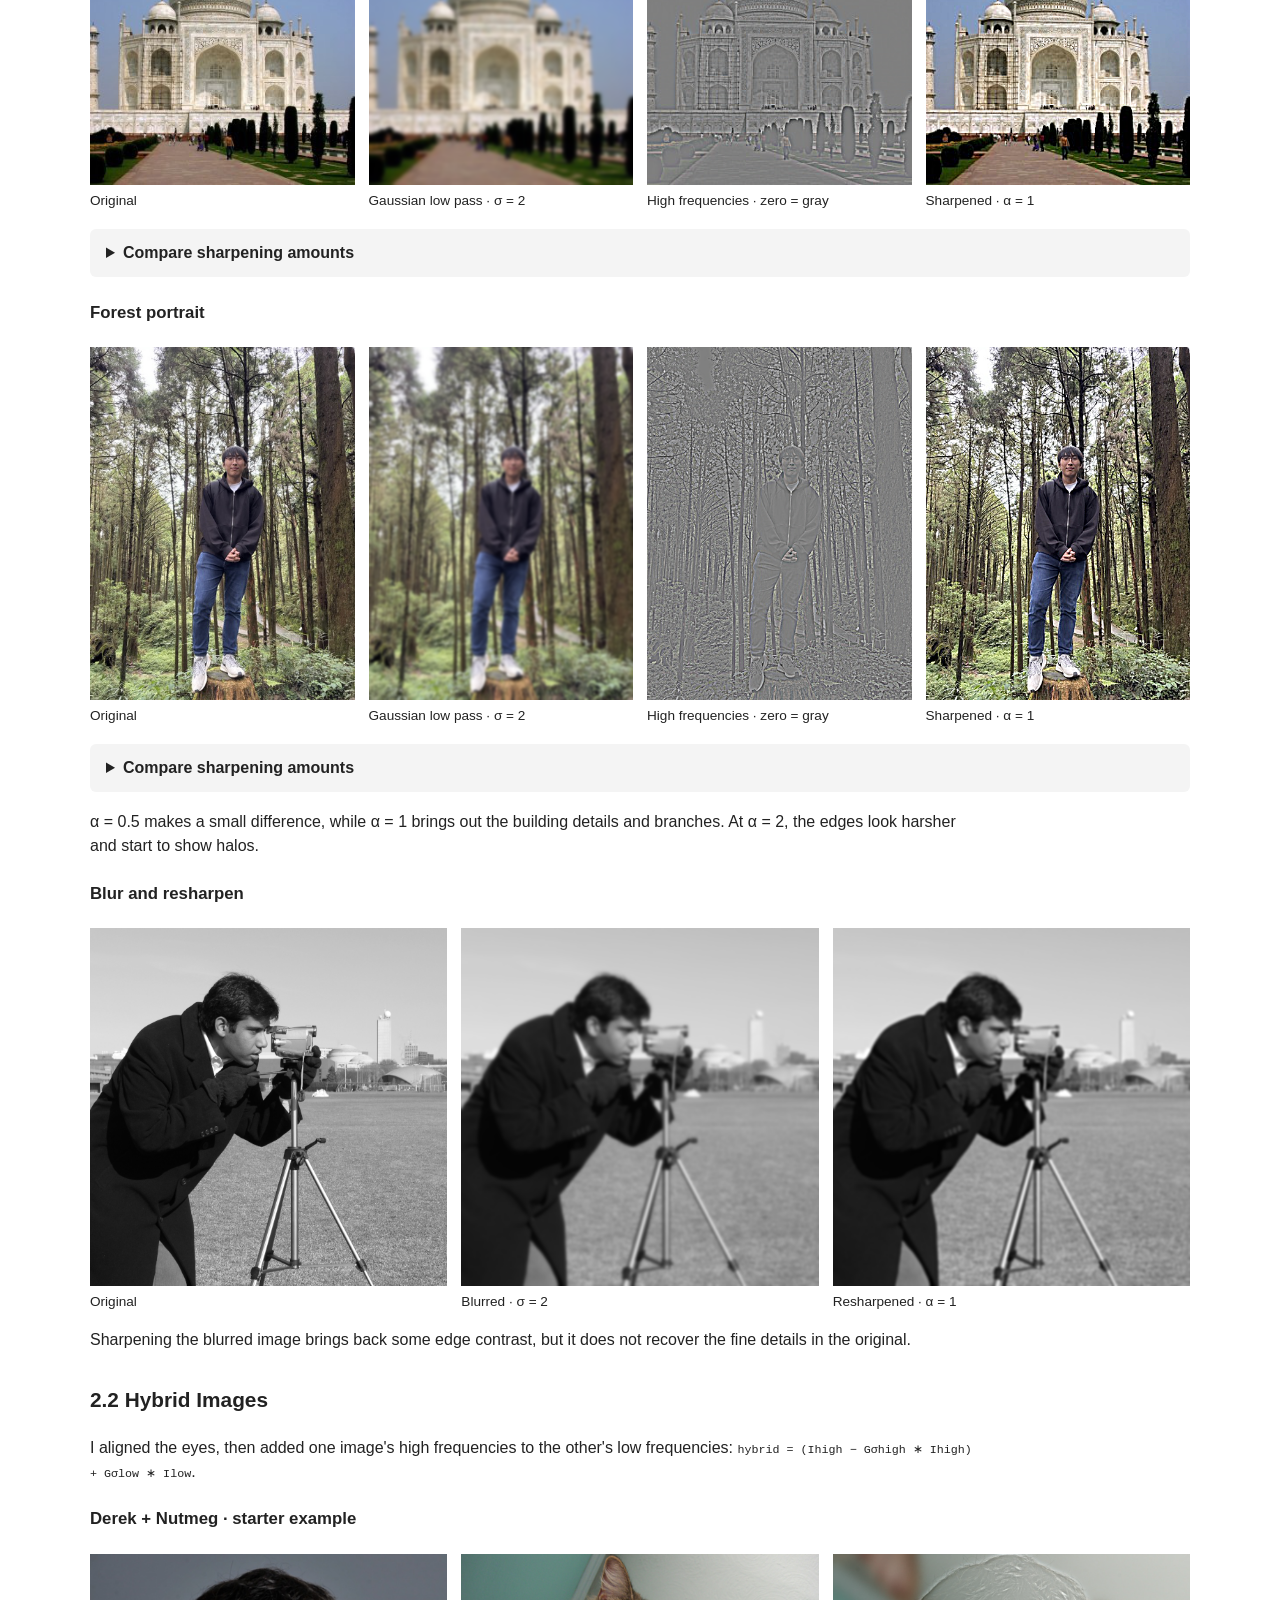
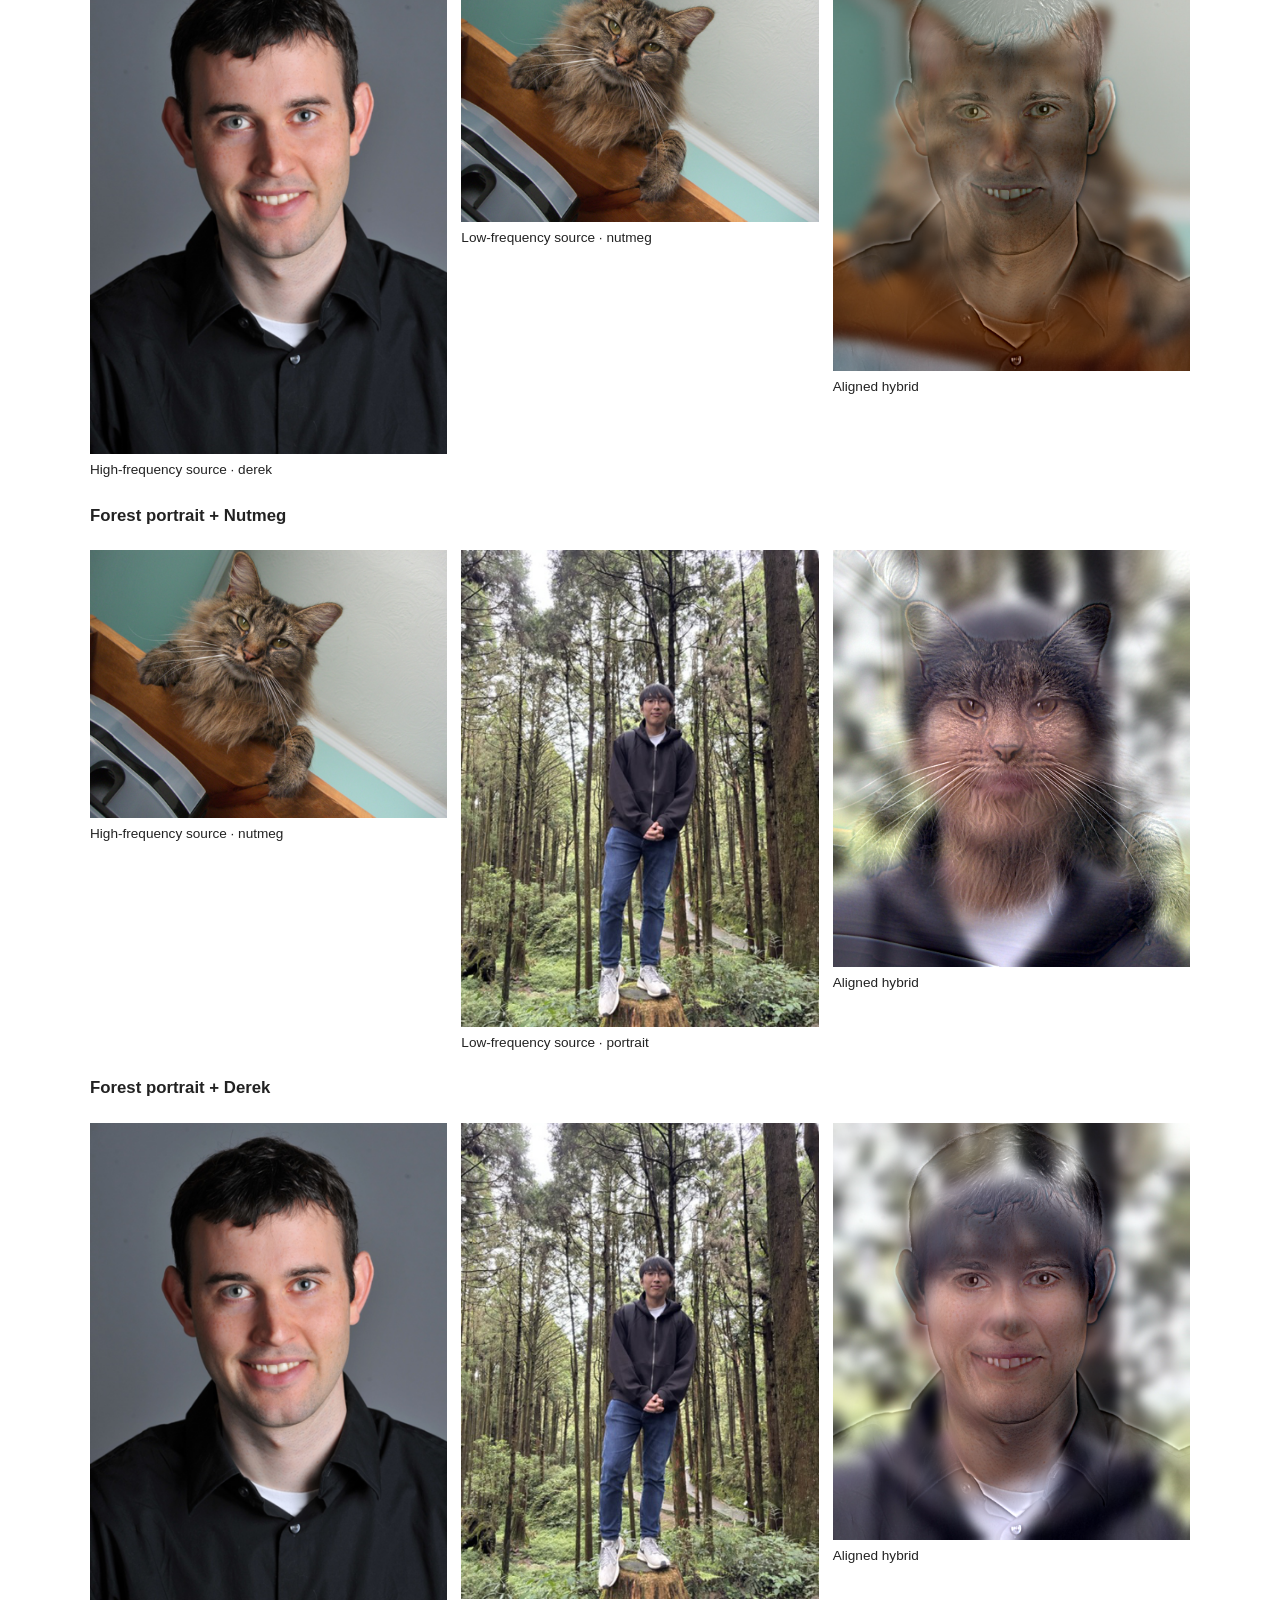
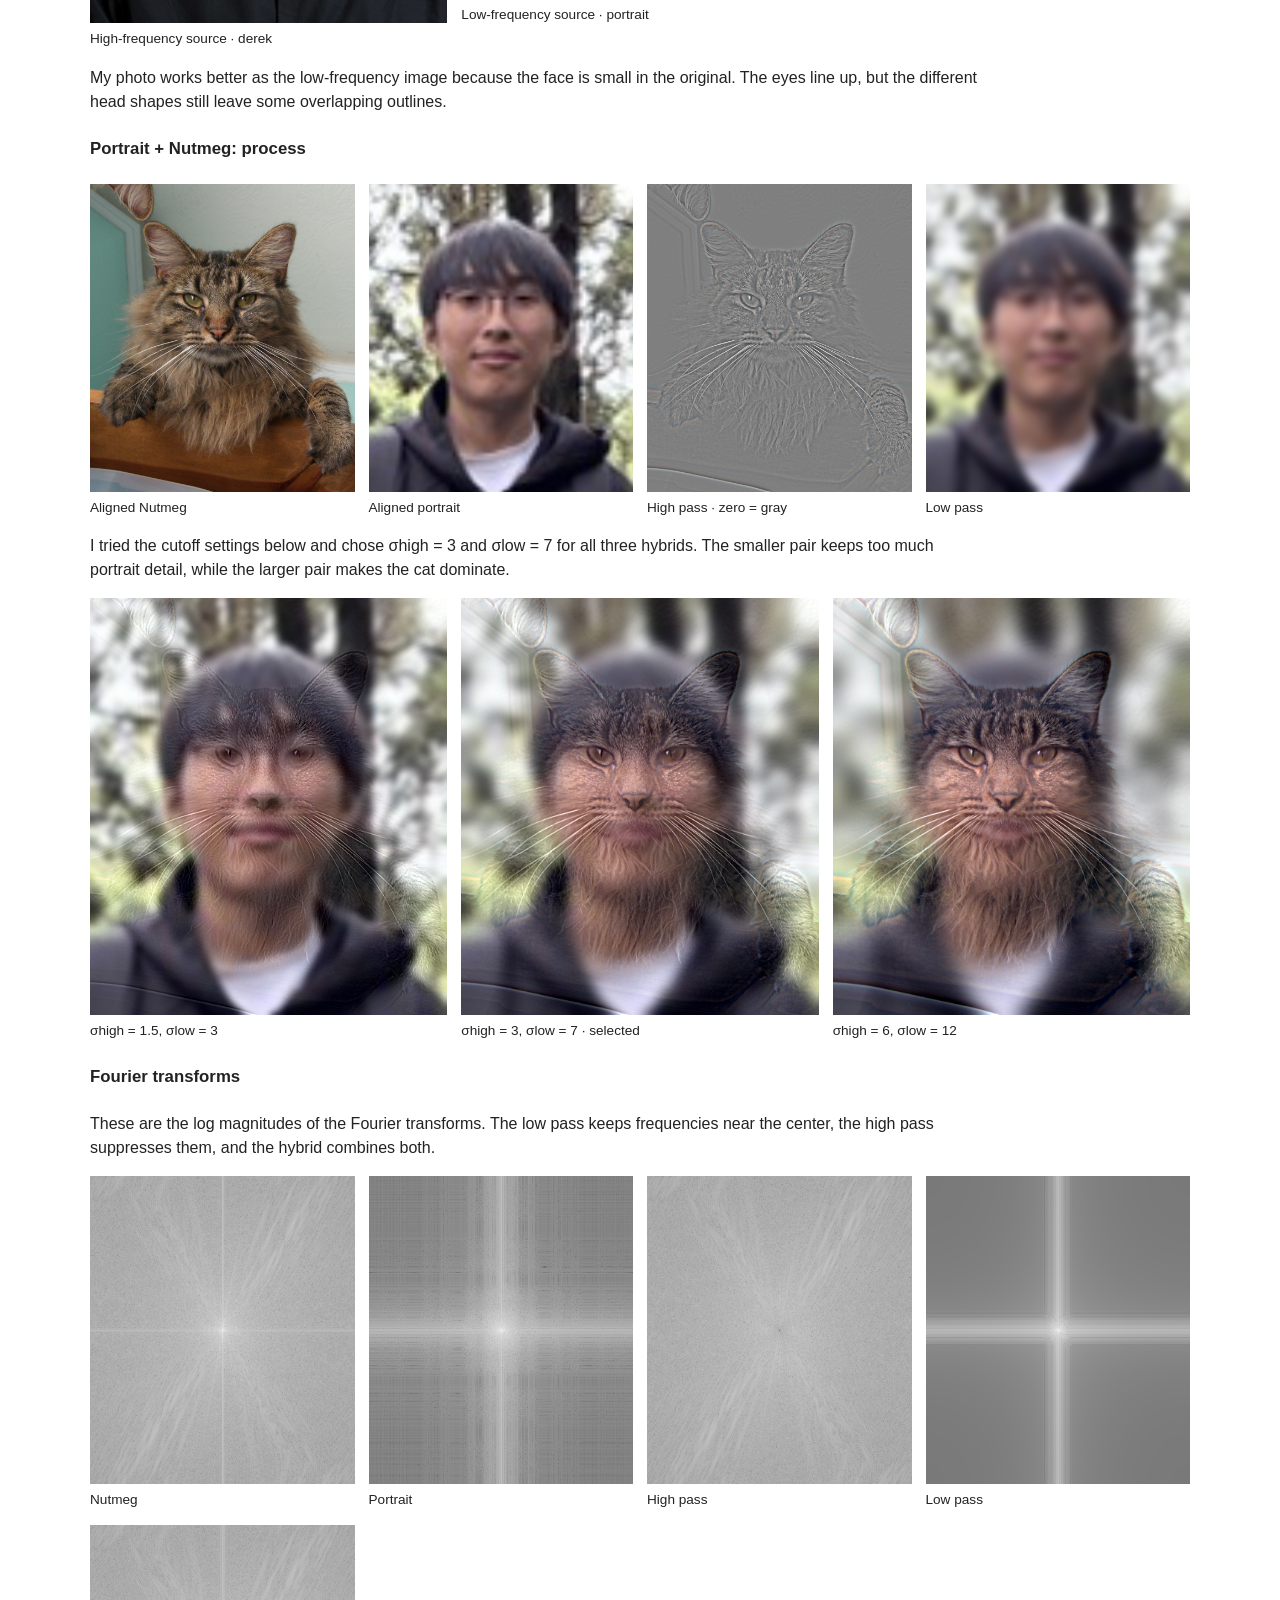
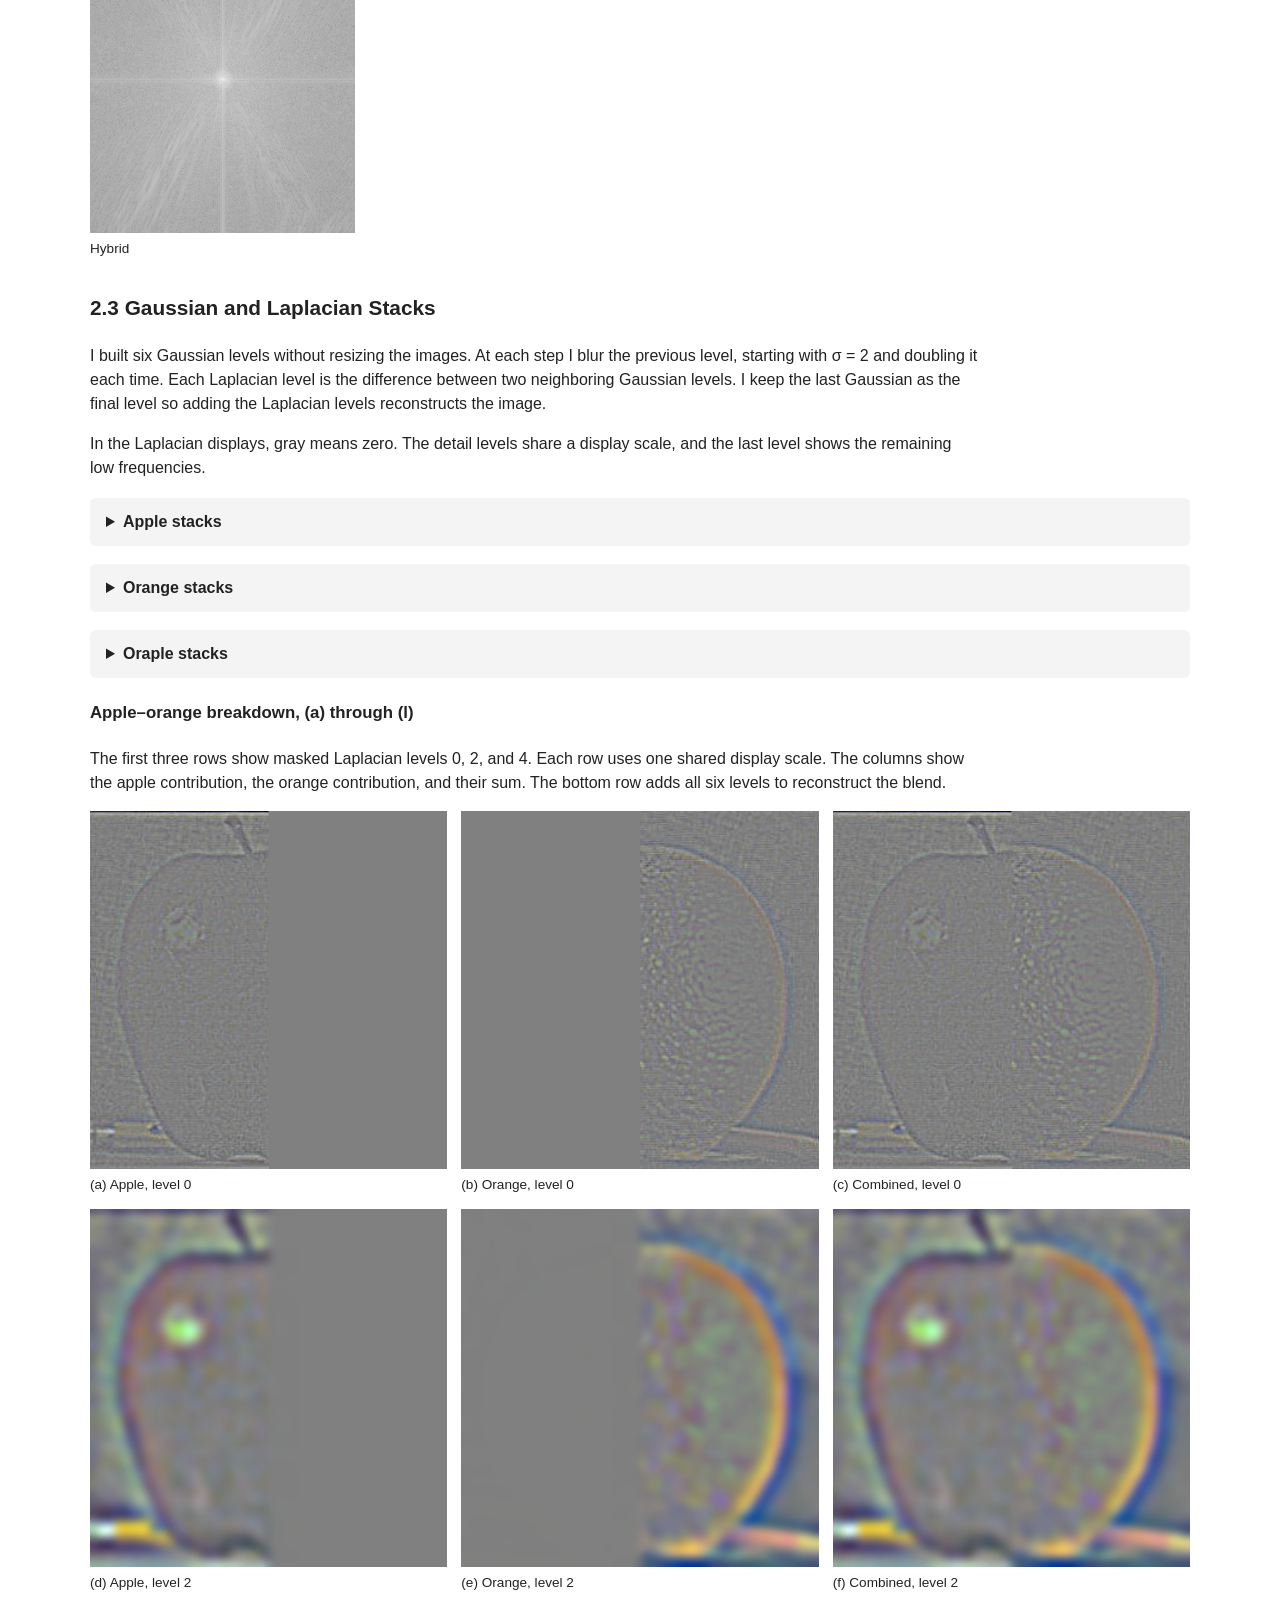
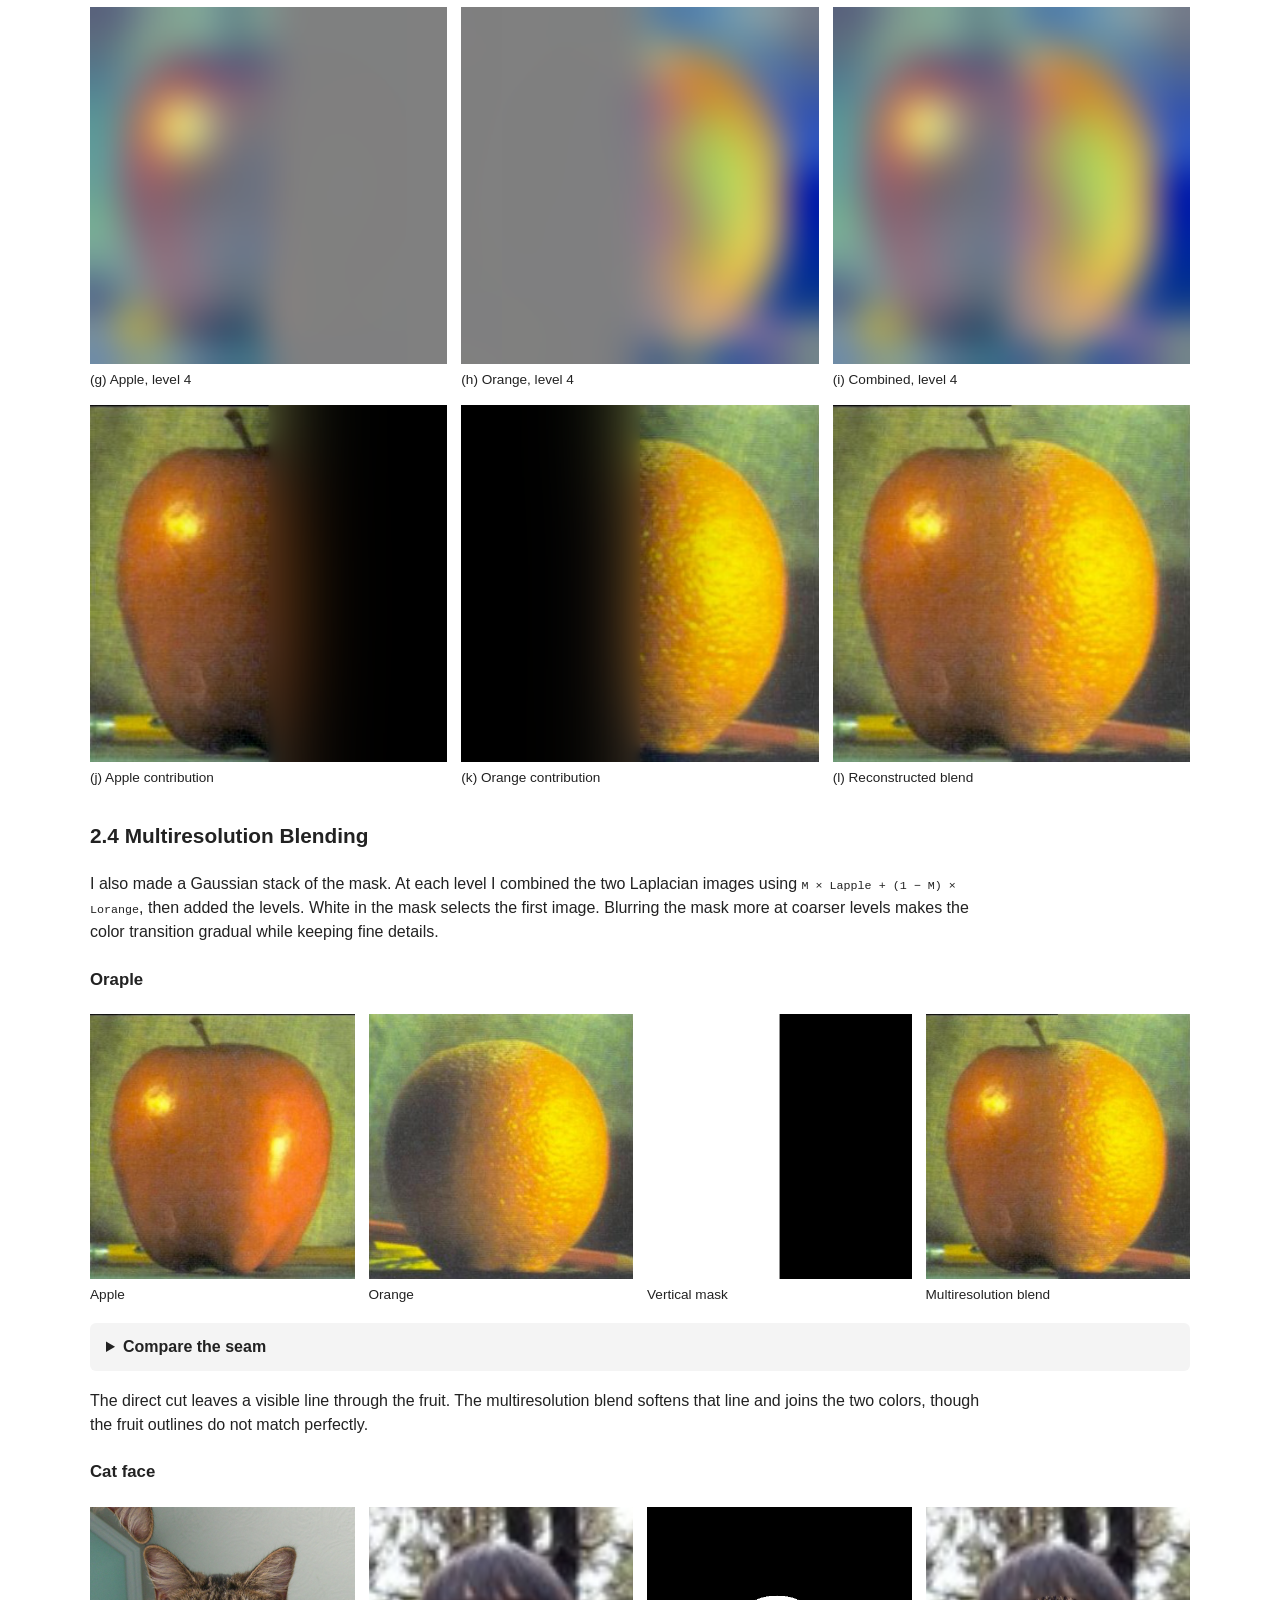
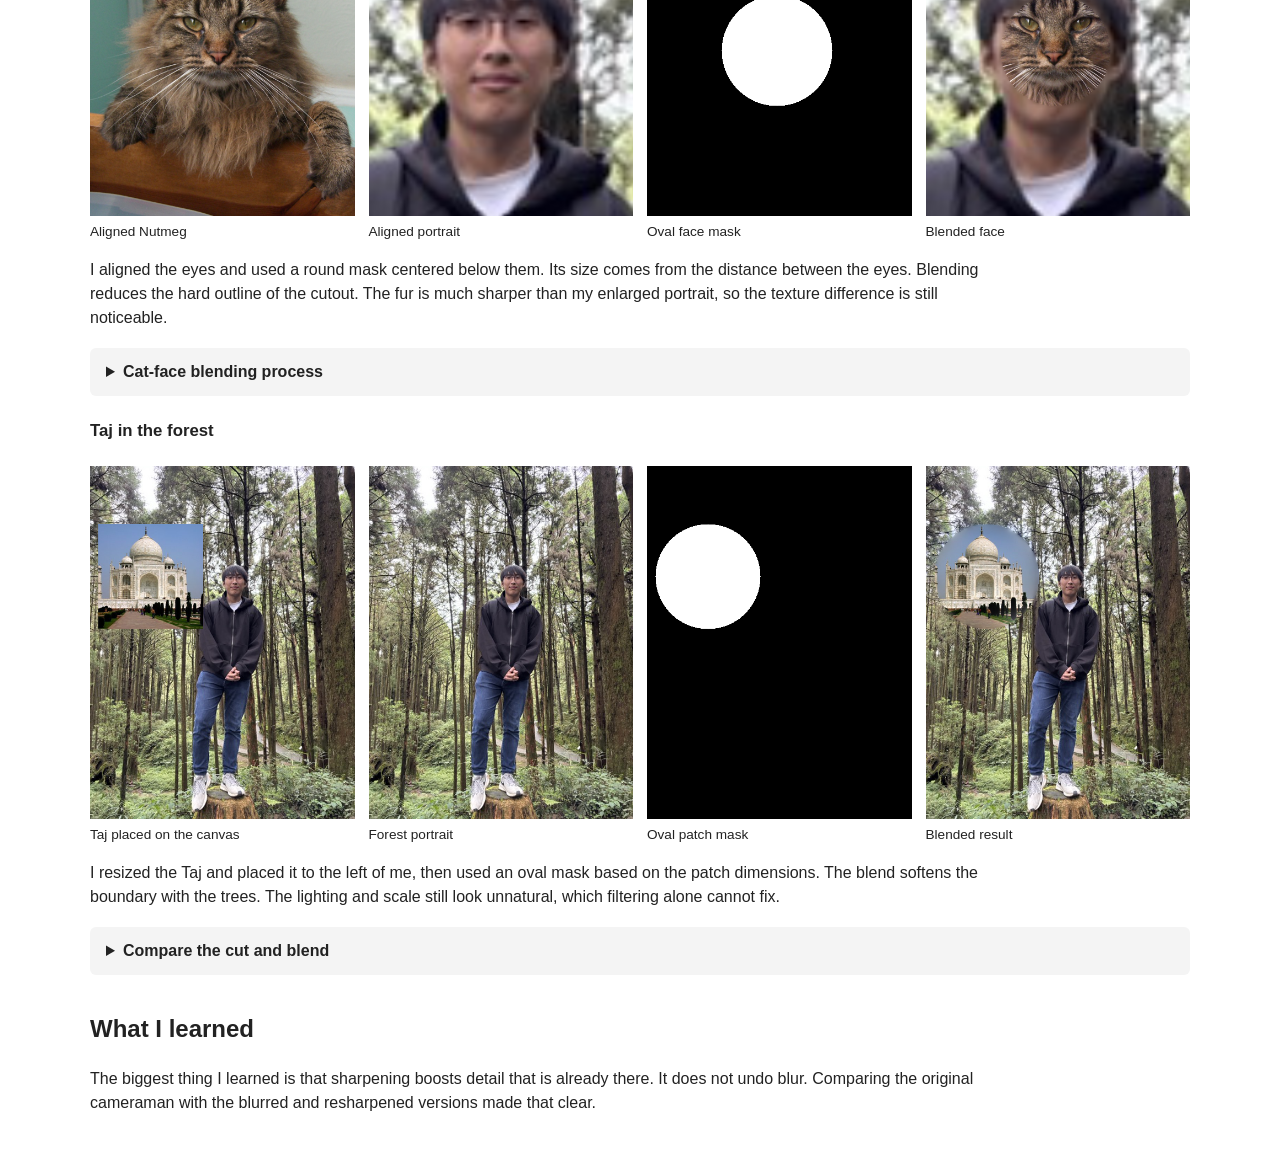
<file: project2/index.html>
<!doctype html>
<html lang="en"><head><meta charset="utf-8"><meta name="viewport" content="width=device-width,initial-scale=1">
<title>CS 180 · Project 2</title><link rel="stylesheet" href="styles.css"></head>
<body><header><h1>Project 2: Filters and Frequencies</h1><p>William Wu · CS 180</p></header><main>
<section id="part1"><h2>Part 1: Filters and Edges</h2>
<section id="part11"><h3>1.1 Convolutions from Scratch</h3>
<p>I wrote four-loop and two-loop convolution functions using NumPy. Both flip the kernel and use zero padding to keep the output the same size.
I applied a 9 × 9 box filter (each entry is 1/81), Dx = [1, 0, −1], and Dy = Dxᵀ to my grayscale photo. Gray represents zero in the derivative images.</p>
<div class="gallery "><figure><a href="assets/grayscale.png"><img src="assets/grayscale.png" width="480" height="640" loading="lazy" alt="Grayscale portrait"></a><figcaption>Grayscale portrait</figcaption></figure><figure><a href="assets/box.png"><img src="assets/box.png" width="480" height="640" loading="lazy" alt="9 × 9 box blur"></a><figcaption>9 × 9 box blur</figcaption></figure><figure><a href="assets/dx.png"><img src="assets/dx.png" width="480" height="640" loading="lazy" alt="Dx response"></a><figcaption>Dx response</figcaption></figure><figure><a href="assets/dy.png"><img src="assets/dy.png" width="480" height="640" loading="lazy" alt="Dy response"></a><figcaption>Dy response</figcaption></figure></div>
<p>Both functions match SciPy's output. The two-loop version is faster for the box filter, but NumPy's overhead makes it slower for the small derivative filters. SciPy is fastest. Zero padding causes the dark border in the blur.</p>
<div class="table-scroll"><table><thead><tr><th>Filter</th><th>Four loops (s)</th><th>Two loops (s)</th><th>SciPy (s)</th></tr></thead><tbody><tr><th>box</th><td>8.526</td><td>0.778</td><td>0.038</td></tr><tr><th>dx</th><td>0.335</td><td>0.718</td><td>0.003</td></tr><tr><th>dy</th><td>0.359</td><td>0.718</td><td>0.004</td></tr></tbody></table></div>
<details><summary>Convolution code</summary><pre><code>import numpy as np
from PIL import Image
from scipy.signal import convolve2d

def prepare(image, kernel):
    image = np.asarray(image, dtype=np.float64)
    kernel = np.asarray(kernel, dtype=np.float64)
    kh, kw = kernel.shape

    padded = np.pad(image, ((kh // 2, (kh - 1) // 2),
                            (kw // 2, (kw - 1) // 2)),
                    mode=&quot;constant&quot;, constant_values=0)
    return image, padded, kernel[::-1, ::-1]

def convolve_four_loops(image, kernel):
    image, padded, kernel = prepare(image, kernel)
    h, w = image.shape
    kh, kw = kernel.shape
    result = np.zeros_like(image)
    for i in range(h):
        for j in range(w):
            for m in range(kh):
                for n in range(kw):
                    result[i, j] += padded[i + m, j + n] * kernel[m, n]
    return result

def convolve_two_loops(image, kernel):
    image, padded, kernel = prepare(image, kernel)
    h, w = image.shape
    kh, kw = kernel.shape
    result = np.zeros_like(image)
    for i in range(h):
        for j in range(w):
            result[i, j] = np.sum(padded[i:i + kh, j:j + kw] * kernel)
    return result

image = np.asarray(Image.open(&quot;inputs/myself.jpeg&quot;).convert(&quot;L&quot;), dtype=float) / 255
box = np.ones((9, 9)) / 81
Dx = np.array([[1., 0., -1.]])
Dy = Dx.T

for kernel in (box, Dx, Dy):
    four = convolve_four_loops(image, kernel)
    two = convolve_two_loops(image, kernel)
    reference = convolve2d(image, kernel, mode=&quot;same&quot;)
    print(np.allclose(four, reference), np.allclose(two, reference))</code></pre></details>
</section>
<section id="part12"><h3>1.2 Finite Difference Operator</h3>
<p>I computed the x and y derivatives, then the gradient magnitude with <code>sqrt(gx² + gy²)</code>.
I chose a threshold of 0.2 to reduce grass texture while keeping the person and camera outlines. Some background noise remains.</p>
<div class="gallery "><figure><a href="assets/cameraman.png"><img src="assets/cameraman.png" width="512" height="512" loading="lazy" alt="Cameraman"></a><figcaption>Cameraman</figcaption></figure><figure><a href="assets/camera_dx.png"><img src="assets/camera_dx.png" width="512" height="512" loading="lazy" alt="Dx response"></a><figcaption>Dx response</figcaption></figure><figure><a href="assets/camera_dy.png"><img src="assets/camera_dy.png" width="512" height="512" loading="lazy" alt="Dy response"></a><figcaption>Dy response</figcaption></figure><figure><a href="assets/camera_magnitude.png"><img src="assets/camera_magnitude.png" width="512" height="512" loading="lazy" alt="Gradient magnitude"></a><figcaption>Gradient magnitude</figcaption></figure></div>
<div class="gallery single"><figure><a href="assets/raw_edges_0.2.png"><img src="assets/raw_edges_0.2.png" width="512" height="512" loading="lazy" alt="Edges · threshold = 0.2"></a><figcaption>Edges · threshold = 0.2</figcaption></figure></div>
</section>
<section id="part13"><h3>1.3 Derivative of Gaussian</h3>
<p>I used <code>cv2.getGaussianKernel</code> and an outer product to make a 9 × 9 Gaussian with σ = 1.5.
Blurring before taking derivatives removes much of the grass texture, though the edges get wider. I used a lower threshold of 0.1 because the smoothed gradients are weaker.</p>
<div class="gallery "><figure><a href="assets/camera_blur.png"><img src="assets/camera_blur.png" width="512" height="512" loading="lazy" alt="Gaussian blur · σ = 1.5"></a><figcaption>Gaussian blur · σ = 1.5</figcaption></figure><figure><a href="assets/smooth_dx.png"><img src="assets/smooth_dx.png" width="512" height="512" loading="lazy" alt="Smoothed Dx"></a><figcaption>Smoothed Dx</figcaption></figure><figure><a href="assets/smooth_dy.png"><img src="assets/smooth_dy.png" width="512" height="512" loading="lazy" alt="Smoothed Dy"></a><figcaption>Smoothed Dy</figcaption></figure><figure><a href="assets/smooth_magnitude.png"><img src="assets/smooth_magnitude.png" width="512" height="512" loading="lazy" alt="Smoothed gradient magnitude"></a><figcaption>Smoothed gradient magnitude</figcaption></figure></div>
<p>I also convolved the Gaussian with Dx and Dy to make DoG filters. Applying these directly matches blurring first and then taking derivatives, including the thresholded edges.</p>
<div class="gallery kernels"><figure><a href="assets/dog_x.png"><img src="assets/dog_x.png" width="11" height="9" loading="lazy" alt="G ∗ Dx · 9 × 11"></a><figcaption>G ∗ Dx · 9 × 11</figcaption></figure><figure><a href="assets/dog_y.png"><img src="assets/dog_y.png" width="9" height="11" loading="lazy" alt="G ∗ Dy · 11 × 9"></a><figcaption>G ∗ Dy · 11 × 9</figcaption></figure></div><div class="gallery "><figure><a href="assets/smooth_magnitude.png"><img src="assets/smooth_magnitude.png" width="512" height="512" loading="lazy" alt="Two-stage magnitude"></a><figcaption>Two-stage magnitude</figcaption></figure><figure><a href="assets/dog_magnitude.png"><img src="assets/dog_magnitude.png" width="512" height="512" loading="lazy" alt="Single-stage DoG magnitude"></a><figcaption>Single-stage DoG magnitude</figcaption></figure><figure><a href="assets/smooth_edges_0.10.png"><img src="assets/smooth_edges_0.10.png" width="512" height="512" loading="lazy" alt="Two-stage edges · threshold 0.10"></a><figcaption>Two-stage edges · threshold 0.10</figcaption></figure><figure><a href="assets/dog_edges.png"><img src="assets/dog_edges.png" width="512" height="512" loading="lazy" alt="Single-stage DoG edges · threshold 0.10"></a><figcaption>Single-stage DoG edges · threshold 0.10</figcaption></figure></div>
</section></section>
<section id="part2"><h2>Part 2: Applications</h2><section id="part21"><h3>2.1 Image Sharpening</h3>
<p>I subtracted a Gaussian blur from each image to get its high frequencies, then added them back with weight α.
This gives a single sharpening filter: <code>(1 + α)δ − αG</code>. I used σ = 2.</p>
<h4>Taj Mahal</h4><div class="gallery "><figure><a href="assets/part2/taj_original.png"><img src="assets/part2/taj_original.png" width="300" height="300" loading="lazy" alt="Original"></a><figcaption>Original</figcaption></figure><figure><a href="assets/part2/taj_blurred.png"><img src="assets/part2/taj_blurred.png" width="300" height="300" loading="lazy" alt="Gaussian low pass · σ = 2"></a><figcaption>Gaussian low pass · σ = 2</figcaption></figure><figure><a href="assets/part2/taj_detail.png"><img src="assets/part2/taj_detail.png" width="300" height="300" loading="lazy" alt="High frequencies · zero = gray"></a><figcaption>High frequencies · zero = gray</figcaption></figure><figure><a href="assets/part2/taj_sharp_1.0.png"><img src="assets/part2/taj_sharp_1.0.png" width="300" height="300" loading="lazy" alt="Sharpened · α = 1"></a><figcaption>Sharpened · α = 1</figcaption></figure></div><details><summary>Compare sharpening amounts</summary><div class="gallery three"><figure><a href="assets/part2/taj_sharp_0.5.png"><img src="assets/part2/taj_sharp_0.5.png" width="300" height="300" loading="lazy" alt="α = 0.5"></a><figcaption>α = 0.5</figcaption></figure><figure><a href="assets/part2/taj_sharp_1.0.png"><img src="assets/part2/taj_sharp_1.0.png" width="300" height="300" loading="lazy" alt="α = 1"></a><figcaption>α = 1</figcaption></figure><figure><a href="assets/part2/taj_sharp_2.0.png"><img src="assets/part2/taj_sharp_2.0.png" width="300" height="300" loading="lazy" alt="α = 2"></a><figcaption>α = 2</figcaption></figure></div></details><h4>Forest portrait</h4><div class="gallery "><figure><a href="assets/part2/portrait_original.png"><img src="assets/part2/portrait_original.png" width="432" height="576" loading="lazy" alt="Original"></a><figcaption>Original</figcaption></figure><figure><a href="assets/part2/portrait_blurred.png"><img src="assets/part2/portrait_blurred.png" width="432" height="576" loading="lazy" alt="Gaussian low pass · σ = 2"></a><figcaption>Gaussian low pass · σ = 2</figcaption></figure><figure><a href="assets/part2/portrait_detail.png"><img src="assets/part2/portrait_detail.png" width="432" height="576" loading="lazy" alt="High frequencies · zero = gray"></a><figcaption>High frequencies · zero = gray</figcaption></figure><figure><a href="assets/part2/portrait_sharp_1.0.png"><img src="assets/part2/portrait_sharp_1.0.png" width="432" height="576" loading="lazy" alt="Sharpened · α = 1"></a><figcaption>Sharpened · α = 1</figcaption></figure></div><details><summary>Compare sharpening amounts</summary><div class="gallery three"><figure><a href="assets/part2/portrait_sharp_0.5.png"><img src="assets/part2/portrait_sharp_0.5.png" width="432" height="576" loading="lazy" alt="α = 0.5"></a><figcaption>α = 0.5</figcaption></figure><figure><a href="assets/part2/portrait_sharp_1.0.png"><img src="assets/part2/portrait_sharp_1.0.png" width="432" height="576" loading="lazy" alt="α = 1"></a><figcaption>α = 1</figcaption></figure><figure><a href="assets/part2/portrait_sharp_2.0.png"><img src="assets/part2/portrait_sharp_2.0.png" width="432" height="576" loading="lazy" alt="α = 2"></a><figcaption>α = 2</figcaption></figure></div></details>
<p>α = 0.5 makes a small difference, while α = 1 brings out the building details and branches. At α = 2, the edges look harsher and start to show halos.</p>
<h4>Blur and resharpen</h4>
<div class="gallery three"><figure><a href="assets/part2/eval_original.png"><img src="assets/part2/eval_original.png" width="512" height="512" loading="lazy" alt="Original"></a><figcaption>Original</figcaption></figure><figure><a href="assets/part2/eval_blur.png"><img src="assets/part2/eval_blur.png" width="512" height="512" loading="lazy" alt="Blurred · σ = 2"></a><figcaption>Blurred · σ = 2</figcaption></figure><figure><a href="assets/part2/eval_restored.png"><img src="assets/part2/eval_restored.png" width="512" height="512" loading="lazy" alt="Resharpened · α = 1"></a><figcaption>Resharpened · α = 1</figcaption></figure></div>
<p>Sharpening the blurred image brings back some edge contrast, but it does not recover the fine details in the original.</p>
</section><section id="part22"><h3>2.2 Hybrid Images</h3>
<p>I aligned the eyes, then added one image's high frequencies to the other's low frequencies:
<code>hybrid = (Ihigh − Gσhigh ∗ Ihigh) + Gσlow ∗ Ilow</code>.</p>
<h4>Derek + Nutmeg · starter example</h4><div class="gallery three"><figure><a href="assets/part2/derek_source.png"><img src="assets/part2/derek_source.png" width="400" height="560" loading="lazy" alt="High-frequency source · derek"></a><figcaption>High-frequency source · derek</figcaption></figure><figure><a href="assets/part2/nutmeg_source.png"><img src="assets/part2/nutmeg_source.png" width="480" height="360" loading="lazy" alt="Low-frequency source · nutmeg"></a><figcaption>Low-frequency source · nutmeg</figcaption></figure><figure><a href="assets/part2/derek_nutmeg.png"><img src="assets/part2/derek_nutmeg.png" width="480" height="560" loading="lazy" alt="Aligned hybrid"></a><figcaption>Aligned hybrid</figcaption></figure></div><h4>Forest portrait + Nutmeg</h4><div class="gallery three"><figure><a href="assets/part2/nutmeg_source.png"><img src="assets/part2/nutmeg_source.png" width="480" height="360" loading="lazy" alt="High-frequency source · nutmeg"></a><figcaption>High-frequency source · nutmeg</figcaption></figure><figure><a href="assets/part2/portrait_source.png"><img src="assets/part2/portrait_source.png" width="420" height="560" loading="lazy" alt="Low-frequency source · portrait"></a><figcaption>Low-frequency source · portrait</figcaption></figure><figure><a href="assets/part2/portrait_nutmeg.png"><img src="assets/part2/portrait_nutmeg.png" width="480" height="560" loading="lazy" alt="Aligned hybrid"></a><figcaption>Aligned hybrid</figcaption></figure></div><h4>Forest portrait + Derek</h4><div class="gallery three"><figure><a href="assets/part2/derek_source.png"><img src="assets/part2/derek_source.png" width="400" height="560" loading="lazy" alt="High-frequency source · derek"></a><figcaption>High-frequency source · derek</figcaption></figure><figure><a href="assets/part2/portrait_source.png"><img src="assets/part2/portrait_source.png" width="420" height="560" loading="lazy" alt="Low-frequency source · portrait"></a><figcaption>Low-frequency source · portrait</figcaption></figure><figure><a href="assets/part2/portrait_derek.png"><img src="assets/part2/portrait_derek.png" width="480" height="560" loading="lazy" alt="Aligned hybrid"></a><figcaption>Aligned hybrid</figcaption></figure></div>
<p>My photo works better as the low-frequency image because the face is small in the original. The eyes line up, but the different head shapes still leave some overlapping outlines.</p>
<h4>Portrait + Nutmeg: process</h4>
<div class="gallery "><figure><a href="assets/part2/favorite_high_input.png"><img src="assets/part2/favorite_high_input.png" width="480" height="560" loading="lazy" alt="Aligned Nutmeg"></a><figcaption>Aligned Nutmeg</figcaption></figure><figure><a href="assets/part2/favorite_low_input.png"><img src="assets/part2/favorite_low_input.png" width="480" height="560" loading="lazy" alt="Aligned portrait"></a><figcaption>Aligned portrait</figcaption></figure><figure><a href="assets/part2/favorite_high_pass.png"><img src="assets/part2/favorite_high_pass.png" width="480" height="560" loading="lazy" alt="High pass · zero = gray"></a><figcaption>High pass · zero = gray</figcaption></figure><figure><a href="assets/part2/favorite_low_pass.png"><img src="assets/part2/favorite_low_pass.png" width="480" height="560" loading="lazy" alt="Low pass"></a><figcaption>Low pass</figcaption></figure></div>
<p>I tried the cutoff settings below and chose σhigh = 3 and σlow = 7 for all three hybrids. The smaller pair keeps too much portrait detail, while the larger pair makes the cat dominate.</p>
<div class="gallery three"><figure><a href="assets/part2/cutoff_1.5_3.png"><img src="assets/part2/cutoff_1.5_3.png" width="480" height="560" loading="lazy" alt="σhigh = 1.5, σlow = 3"></a><figcaption>σhigh = 1.5, σlow = 3</figcaption></figure><figure><a href="assets/part2/cutoff_3_7.png"><img src="assets/part2/cutoff_3_7.png" width="480" height="560" loading="lazy" alt="σhigh = 3, σlow = 7 · selected"></a><figcaption>σhigh = 3, σlow = 7 · selected</figcaption></figure><figure><a href="assets/part2/cutoff_6_12.png"><img src="assets/part2/cutoff_6_12.png" width="480" height="560" loading="lazy" alt="σhigh = 6, σlow = 12"></a><figcaption>σhigh = 6, σlow = 12</figcaption></figure></div>
<h4>Fourier transforms</h4>
<p>These are the log magnitudes of the Fourier transforms. The low pass keeps frequencies near the center, the high pass suppresses them, and the hybrid combines both.</p>
<div class="gallery "><figure><a href="assets/part2/favorite_fft_high_input.png"><img src="assets/part2/favorite_fft_high_input.png" width="480" height="560" loading="lazy" alt="Nutmeg"></a><figcaption>Nutmeg</figcaption></figure><figure><a href="assets/part2/favorite_fft_low_input.png"><img src="assets/part2/favorite_fft_low_input.png" width="480" height="560" loading="lazy" alt="Portrait"></a><figcaption>Portrait</figcaption></figure><figure><a href="assets/part2/favorite_fft_high_pass.png"><img src="assets/part2/favorite_fft_high_pass.png" width="480" height="560" loading="lazy" alt="High pass"></a><figcaption>High pass</figcaption></figure><figure><a href="assets/part2/favorite_fft_low_pass.png"><img src="assets/part2/favorite_fft_low_pass.png" width="480" height="560" loading="lazy" alt="Low pass"></a><figcaption>Low pass</figcaption></figure><figure><a href="assets/part2/favorite_fft_hybrid.png"><img src="assets/part2/favorite_fft_hybrid.png" width="480" height="560" loading="lazy" alt="Hybrid"></a><figcaption>Hybrid</figcaption></figure></div>
</section>
<section id="part23"><h3>2.3 Gaussian and Laplacian Stacks</h3>
<p>I built six Gaussian levels without resizing the images. At each step I blur the previous level, starting with σ = 2 and doubling it each time. Each Laplacian level is the difference between two neighboring Gaussian levels. I keep the last Gaussian as the final level so adding the Laplacian levels reconstructs the image.</p>
<p>In the Laplacian displays, gray means zero. The detail levels share a display scale, and the last level shows the remaining low frequencies.</p>
<details><summary>Apple stacks</summary><h4>Gaussian stack</h4><div class="gallery stack"><figure><a href="assets/part2/apple_gaussian_0.png"><img src="assets/part2/apple_gaussian_0.png" width="300" height="300" loading="lazy" alt="Level 0"></a><figcaption>Level 0</figcaption></figure><figure><a href="assets/part2/apple_gaussian_1.png"><img src="assets/part2/apple_gaussian_1.png" width="300" height="300" loading="lazy" alt="Level 1"></a><figcaption>Level 1</figcaption></figure><figure><a href="assets/part2/apple_gaussian_2.png"><img src="assets/part2/apple_gaussian_2.png" width="300" height="300" loading="lazy" alt="Level 2"></a><figcaption>Level 2</figcaption></figure><figure><a href="assets/part2/apple_gaussian_3.png"><img src="assets/part2/apple_gaussian_3.png" width="300" height="300" loading="lazy" alt="Level 3"></a><figcaption>Level 3</figcaption></figure><figure><a href="assets/part2/apple_gaussian_4.png"><img src="assets/part2/apple_gaussian_4.png" width="300" height="300" loading="lazy" alt="Level 4"></a><figcaption>Level 4</figcaption></figure><figure><a href="assets/part2/apple_gaussian_5.png"><img src="assets/part2/apple_gaussian_5.png" width="300" height="300" loading="lazy" alt="Level 5"></a><figcaption>Level 5</figcaption></figure></div><h4>Laplacian stack</h4><div class="gallery stack"><figure><a href="assets/part2/apple_laplacian_0.png"><img src="assets/part2/apple_laplacian_0.png" width="300" height="300" loading="lazy" alt="Level 0"></a><figcaption>Level 0</figcaption></figure><figure><a href="assets/part2/apple_laplacian_1.png"><img src="assets/part2/apple_laplacian_1.png" width="300" height="300" loading="lazy" alt="Level 1"></a><figcaption>Level 1</figcaption></figure><figure><a href="assets/part2/apple_laplacian_2.png"><img src="assets/part2/apple_laplacian_2.png" width="300" height="300" loading="lazy" alt="Level 2"></a><figcaption>Level 2</figcaption></figure><figure><a href="assets/part2/apple_laplacian_3.png"><img src="assets/part2/apple_laplacian_3.png" width="300" height="300" loading="lazy" alt="Level 3"></a><figcaption>Level 3</figcaption></figure><figure><a href="assets/part2/apple_laplacian_4.png"><img src="assets/part2/apple_laplacian_4.png" width="300" height="300" loading="lazy" alt="Level 4"></a><figcaption>Level 4</figcaption></figure><figure><a href="assets/part2/apple_laplacian_5.png"><img src="assets/part2/apple_laplacian_5.png" width="300" height="300" loading="lazy" alt="Level 5 · low frequencies"></a><figcaption>Level 5 · low frequencies</figcaption></figure></div></details>
<details><summary>Orange stacks</summary><h4>Gaussian stack</h4><div class="gallery stack"><figure><a href="assets/part2/orange_gaussian_0.png"><img src="assets/part2/orange_gaussian_0.png" width="300" height="300" loading="lazy" alt="Level 0"></a><figcaption>Level 0</figcaption></figure><figure><a href="assets/part2/orange_gaussian_1.png"><img src="assets/part2/orange_gaussian_1.png" width="300" height="300" loading="lazy" alt="Level 1"></a><figcaption>Level 1</figcaption></figure><figure><a href="assets/part2/orange_gaussian_2.png"><img src="assets/part2/orange_gaussian_2.png" width="300" height="300" loading="lazy" alt="Level 2"></a><figcaption>Level 2</figcaption></figure><figure><a href="assets/part2/orange_gaussian_3.png"><img src="assets/part2/orange_gaussian_3.png" width="300" height="300" loading="lazy" alt="Level 3"></a><figcaption>Level 3</figcaption></figure><figure><a href="assets/part2/orange_gaussian_4.png"><img src="assets/part2/orange_gaussian_4.png" width="300" height="300" loading="lazy" alt="Level 4"></a><figcaption>Level 4</figcaption></figure><figure><a href="assets/part2/orange_gaussian_5.png"><img src="assets/part2/orange_gaussian_5.png" width="300" height="300" loading="lazy" alt="Level 5"></a><figcaption>Level 5</figcaption></figure></div><h4>Laplacian stack</h4><div class="gallery stack"><figure><a href="assets/part2/orange_laplacian_0.png"><img src="assets/part2/orange_laplacian_0.png" width="300" height="300" loading="lazy" alt="Level 0"></a><figcaption>Level 0</figcaption></figure><figure><a href="assets/part2/orange_laplacian_1.png"><img src="assets/part2/orange_laplacian_1.png" width="300" height="300" loading="lazy" alt="Level 1"></a><figcaption>Level 1</figcaption></figure><figure><a href="assets/part2/orange_laplacian_2.png"><img src="assets/part2/orange_laplacian_2.png" width="300" height="300" loading="lazy" alt="Level 2"></a><figcaption>Level 2</figcaption></figure><figure><a href="assets/part2/orange_laplacian_3.png"><img src="assets/part2/orange_laplacian_3.png" width="300" height="300" loading="lazy" alt="Level 3"></a><figcaption>Level 3</figcaption></figure><figure><a href="assets/part2/orange_laplacian_4.png"><img src="assets/part2/orange_laplacian_4.png" width="300" height="300" loading="lazy" alt="Level 4"></a><figcaption>Level 4</figcaption></figure><figure><a href="assets/part2/orange_laplacian_5.png"><img src="assets/part2/orange_laplacian_5.png" width="300" height="300" loading="lazy" alt="Level 5 · low frequencies"></a><figcaption>Level 5 · low frequencies</figcaption></figure></div></details>
<details><summary>Oraple stacks</summary><h4>Gaussian stack</h4><div class="gallery stack"><figure><a href="assets/part2/oraple_gaussian_0.png"><img src="assets/part2/oraple_gaussian_0.png" width="300" height="300" loading="lazy" alt="Level 0"></a><figcaption>Level 0</figcaption></figure><figure><a href="assets/part2/oraple_gaussian_1.png"><img src="assets/part2/oraple_gaussian_1.png" width="300" height="300" loading="lazy" alt="Level 1"></a><figcaption>Level 1</figcaption></figure><figure><a href="assets/part2/oraple_gaussian_2.png"><img src="assets/part2/oraple_gaussian_2.png" width="300" height="300" loading="lazy" alt="Level 2"></a><figcaption>Level 2</figcaption></figure><figure><a href="assets/part2/oraple_gaussian_3.png"><img src="assets/part2/oraple_gaussian_3.png" width="300" height="300" loading="lazy" alt="Level 3"></a><figcaption>Level 3</figcaption></figure><figure><a href="assets/part2/oraple_gaussian_4.png"><img src="assets/part2/oraple_gaussian_4.png" width="300" height="300" loading="lazy" alt="Level 4"></a><figcaption>Level 4</figcaption></figure><figure><a href="assets/part2/oraple_gaussian_5.png"><img src="assets/part2/oraple_gaussian_5.png" width="300" height="300" loading="lazy" alt="Level 5"></a><figcaption>Level 5</figcaption></figure></div><h4>Laplacian stack</h4><div class="gallery stack"><figure><a href="assets/part2/oraple_laplacian_0.png"><img src="assets/part2/oraple_laplacian_0.png" width="300" height="300" loading="lazy" alt="Level 0"></a><figcaption>Level 0</figcaption></figure><figure><a href="assets/part2/oraple_laplacian_1.png"><img src="assets/part2/oraple_laplacian_1.png" width="300" height="300" loading="lazy" alt="Level 1"></a><figcaption>Level 1</figcaption></figure><figure><a href="assets/part2/oraple_laplacian_2.png"><img src="assets/part2/oraple_laplacian_2.png" width="300" height="300" loading="lazy" alt="Level 2"></a><figcaption>Level 2</figcaption></figure><figure><a href="assets/part2/oraple_laplacian_3.png"><img src="assets/part2/oraple_laplacian_3.png" width="300" height="300" loading="lazy" alt="Level 3"></a><figcaption>Level 3</figcaption></figure><figure><a href="assets/part2/oraple_laplacian_4.png"><img src="assets/part2/oraple_laplacian_4.png" width="300" height="300" loading="lazy" alt="Level 4"></a><figcaption>Level 4</figcaption></figure><figure><a href="assets/part2/oraple_laplacian_5.png"><img src="assets/part2/oraple_laplacian_5.png" width="300" height="300" loading="lazy" alt="Level 5 · low frequencies"></a><figcaption>Level 5 · low frequencies</figcaption></figure></div></details>
<h4>Apple–orange breakdown, (a) through (l)</h4>
<p>The first three rows show masked Laplacian levels 0, 2, and 4. Each row uses one shared display scale. The columns show the apple contribution, the orange contribution, and their sum. The bottom row adds all six levels to reconstruct the blend.</p>
<div class="gallery decomposition"><figure><a href="assets/part2/oraple_a.png"><img src="assets/part2/oraple_a.png" width="300" height="300" loading="lazy" alt="(a) Apple, level 0"></a><figcaption>(a) Apple, level 0</figcaption></figure><figure><a href="assets/part2/oraple_b.png"><img src="assets/part2/oraple_b.png" width="300" height="300" loading="lazy" alt="(b) Orange, level 0"></a><figcaption>(b) Orange, level 0</figcaption></figure><figure><a href="assets/part2/oraple_c.png"><img src="assets/part2/oraple_c.png" width="300" height="300" loading="lazy" alt="(c) Combined, level 0"></a><figcaption>(c) Combined, level 0</figcaption></figure><figure><a href="assets/part2/oraple_d.png"><img src="assets/part2/oraple_d.png" width="300" height="300" loading="lazy" alt="(d) Apple, level 2"></a><figcaption>(d) Apple, level 2</figcaption></figure><figure><a href="assets/part2/oraple_e.png"><img src="assets/part2/oraple_e.png" width="300" height="300" loading="lazy" alt="(e) Orange, level 2"></a><figcaption>(e) Orange, level 2</figcaption></figure><figure><a href="assets/part2/oraple_f.png"><img src="assets/part2/oraple_f.png" width="300" height="300" loading="lazy" alt="(f) Combined, level 2"></a><figcaption>(f) Combined, level 2</figcaption></figure><figure><a href="assets/part2/oraple_g.png"><img src="assets/part2/oraple_g.png" width="300" height="300" loading="lazy" alt="(g) Apple, level 4"></a><figcaption>(g) Apple, level 4</figcaption></figure><figure><a href="assets/part2/oraple_h.png"><img src="assets/part2/oraple_h.png" width="300" height="300" loading="lazy" alt="(h) Orange, level 4"></a><figcaption>(h) Orange, level 4</figcaption></figure><figure><a href="assets/part2/oraple_i.png"><img src="assets/part2/oraple_i.png" width="300" height="300" loading="lazy" alt="(i) Combined, level 4"></a><figcaption>(i) Combined, level 4</figcaption></figure><figure><a href="assets/part2/oraple_j.png"><img src="assets/part2/oraple_j.png" width="300" height="300" loading="lazy" alt="(j) Apple contribution"></a><figcaption>(j) Apple contribution</figcaption></figure><figure><a href="assets/part2/oraple_k.png"><img src="assets/part2/oraple_k.png" width="300" height="300" loading="lazy" alt="(k) Orange contribution"></a><figcaption>(k) Orange contribution</figcaption></figure><figure><a href="assets/part2/oraple_l.png"><img src="assets/part2/oraple_l.png" width="300" height="300" loading="lazy" alt="(l) Reconstructed blend"></a><figcaption>(l) Reconstructed blend</figcaption></figure></div></section>
<section id="part24"><h3>2.4 Multiresolution Blending</h3>
<p>I also made a Gaussian stack of the mask. At each level I combined the two Laplacian images using <code>M × Lapple + (1 − M) × Lorange</code>, then added the levels. White in the mask selects the first image. Blurring the mask more at coarser levels makes the color transition gradual while keeping fine details.</p>
<h4>Oraple</h4>
<div class="gallery "><figure><a href="assets/part2/oraple_first.png"><img src="assets/part2/oraple_first.png" width="300" height="300" loading="lazy" alt="Apple"></a><figcaption>Apple</figcaption></figure><figure><a href="assets/part2/oraple_second.png"><img src="assets/part2/oraple_second.png" width="300" height="300" loading="lazy" alt="Orange"></a><figcaption>Orange</figcaption></figure><figure><a href="assets/part2/oraple_mask.png"><img src="assets/part2/oraple_mask.png" width="300" height="300" loading="lazy" alt="Vertical mask"></a><figcaption>Vertical mask</figcaption></figure><figure><a href="assets/part2/oraple_result.png"><img src="assets/part2/oraple_result.png" width="300" height="300" loading="lazy" alt="Multiresolution blend"></a><figcaption>Multiresolution blend</figcaption></figure></div><details><summary>Compare the seam</summary><div class="gallery two"><figure><a href="assets/part2/oraple_cut.png"><img src="assets/part2/oraple_cut.png" width="300" height="300" loading="lazy" alt="Direct cut"></a><figcaption>Direct cut</figcaption></figure><figure><a href="assets/part2/oraple_result.png"><img src="assets/part2/oraple_result.png" width="300" height="300" loading="lazy" alt="Multiresolution blend"></a><figcaption>Multiresolution blend</figcaption></figure></div></details><p>The direct cut leaves a visible line through the fruit. The multiresolution blend softens that line and joins the two colors, though the fruit outlines do not match perfectly.</p>
<h4>Cat face</h4><div class="gallery "><figure><a href="assets/part2/cat_face_first.png"><img src="assets/part2/cat_face_first.png" width="480" height="560" loading="lazy" alt="Aligned Nutmeg"></a><figcaption>Aligned Nutmeg</figcaption></figure><figure><a href="assets/part2/cat_face_second.png"><img src="assets/part2/cat_face_second.png" width="480" height="560" loading="lazy" alt="Aligned portrait"></a><figcaption>Aligned portrait</figcaption></figure><figure><a href="assets/part2/cat_face_mask.png"><img src="assets/part2/cat_face_mask.png" width="480" height="560" loading="lazy" alt="Oval face mask"></a><figcaption>Oval face mask</figcaption></figure><figure><a href="assets/part2/cat_face_result.png"><img src="assets/part2/cat_face_result.png" width="480" height="560" loading="lazy" alt="Blended face"></a><figcaption>Blended face</figcaption></figure></div><p>I aligned the eyes and used a round mask centered below them. Its size comes from the distance between the eyes. Blending reduces the hard outline of the cutout. The fur is much sharper than my enlarged portrait, so the texture difference is still noticeable.</p><details><summary>Cat-face blending process</summary><div class="gallery two"><figure><a href="assets/part2/cat_face_cut.png"><img src="assets/part2/cat_face_cut.png" width="480" height="560" loading="lazy" alt="Direct cut"></a><figcaption>Direct cut</figcaption></figure><figure><a href="assets/part2/cat_face_result.png"><img src="assets/part2/cat_face_result.png" width="480" height="560" loading="lazy" alt="Multiresolution blend"></a><figcaption>Multiresolution blend</figcaption></figure></div><h4>Mask stack</h4><div class="gallery "><figure><a href="assets/part2/cat_face_mask_0.png"><img src="assets/part2/cat_face_mask_0.png" width="480" height="560" loading="lazy" alt="Mask level 0"></a><figcaption>Mask level 0</figcaption></figure><figure><a href="assets/part2/cat_face_mask_2.png"><img src="assets/part2/cat_face_mask_2.png" width="480" height="560" loading="lazy" alt="Mask level 2"></a><figcaption>Mask level 2</figcaption></figure><figure><a href="assets/part2/cat_face_mask_4.png"><img src="assets/part2/cat_face_mask_4.png" width="480" height="560" loading="lazy" alt="Mask level 4"></a><figcaption>Mask level 4</figcaption></figure><figure><a href="assets/part2/cat_face_mask_5.png"><img src="assets/part2/cat_face_mask_5.png" width="480" height="560" loading="lazy" alt="Mask level 5"></a><figcaption>Mask level 5</figcaption></figure></div><p>The masked bands below show how the cat and portrait contribute at different scales. The final row includes all six levels.</p><div class="gallery decomposition"><figure><a href="assets/part2/cat_face_a.png"><img src="assets/part2/cat_face_a.png" width="480" height="560" loading="lazy" alt="(a) Cat, level 0"></a><figcaption>(a) Cat, level 0</figcaption></figure><figure><a href="assets/part2/cat_face_b.png"><img src="assets/part2/cat_face_b.png" width="480" height="560" loading="lazy" alt="(b) Portrait, level 0"></a><figcaption>(b) Portrait, level 0</figcaption></figure><figure><a href="assets/part2/cat_face_c.png"><img src="assets/part2/cat_face_c.png" width="480" height="560" loading="lazy" alt="(c) Combined, level 0"></a><figcaption>(c) Combined, level 0</figcaption></figure><figure><a href="assets/part2/cat_face_d.png"><img src="assets/part2/cat_face_d.png" width="480" height="560" loading="lazy" alt="(d) Cat, level 2"></a><figcaption>(d) Cat, level 2</figcaption></figure><figure><a href="assets/part2/cat_face_e.png"><img src="assets/part2/cat_face_e.png" width="480" height="560" loading="lazy" alt="(e) Portrait, level 2"></a><figcaption>(e) Portrait, level 2</figcaption></figure><figure><a href="assets/part2/cat_face_f.png"><img src="assets/part2/cat_face_f.png" width="480" height="560" loading="lazy" alt="(f) Combined, level 2"></a><figcaption>(f) Combined, level 2</figcaption></figure><figure><a href="assets/part2/cat_face_g.png"><img src="assets/part2/cat_face_g.png" width="480" height="560" loading="lazy" alt="(g) Cat, level 4"></a><figcaption>(g) Cat, level 4</figcaption></figure><figure><a href="assets/part2/cat_face_h.png"><img src="assets/part2/cat_face_h.png" width="480" height="560" loading="lazy" alt="(h) Portrait, level 4"></a><figcaption>(h) Portrait, level 4</figcaption></figure><figure><a href="assets/part2/cat_face_i.png"><img src="assets/part2/cat_face_i.png" width="480" height="560" loading="lazy" alt="(i) Combined, level 4"></a><figcaption>(i) Combined, level 4</figcaption></figure><figure><a href="assets/part2/cat_face_j.png"><img src="assets/part2/cat_face_j.png" width="480" height="560" loading="lazy" alt="(j) Cat contribution"></a><figcaption>(j) Cat contribution</figcaption></figure><figure><a href="assets/part2/cat_face_k.png"><img src="assets/part2/cat_face_k.png" width="480" height="560" loading="lazy" alt="(k) Portrait contribution"></a><figcaption>(k) Portrait contribution</figcaption></figure><figure><a href="assets/part2/cat_face_l.png"><img src="assets/part2/cat_face_l.png" width="480" height="560" loading="lazy" alt="(l) Reconstructed blend"></a><figcaption>(l) Reconstructed blend</figcaption></figure></div></details>
<h4>Taj in the forest</h4><div class="gallery "><figure><a href="assets/part2/forest_taj_first.png"><img src="assets/part2/forest_taj_first.png" width="480" height="640" loading="lazy" alt="Taj placed on the canvas"></a><figcaption>Taj placed on the canvas</figcaption></figure><figure><a href="assets/part2/forest_taj_second.png"><img src="assets/part2/forest_taj_second.png" width="480" height="640" loading="lazy" alt="Forest portrait"></a><figcaption>Forest portrait</figcaption></figure><figure><a href="assets/part2/forest_taj_mask.png"><img src="assets/part2/forest_taj_mask.png" width="480" height="640" loading="lazy" alt="Oval patch mask"></a><figcaption>Oval patch mask</figcaption></figure><figure><a href="assets/part2/forest_taj_result.png"><img src="assets/part2/forest_taj_result.png" width="480" height="640" loading="lazy" alt="Blended result"></a><figcaption>Blended result</figcaption></figure></div><p>I resized the Taj and placed it to the left of me, then used an oval mask based on the patch dimensions. The blend softens the boundary with the trees. The lighting and scale still look unnatural, which filtering alone cannot fix.</p><details><summary>Compare the cut and blend</summary><div class="gallery two"><figure><a href="assets/part2/forest_taj_cut.png"><img src="assets/part2/forest_taj_cut.png" width="480" height="640" loading="lazy" alt="Direct cut"></a><figcaption>Direct cut</figcaption></figure><figure><a href="assets/part2/forest_taj_result.png"><img src="assets/part2/forest_taj_result.png" width="480" height="640" loading="lazy" alt="Multiresolution blend"></a><figcaption>Multiresolution blend</figcaption></figure></div></details>
</section>
</section><section id="reflection"><h2>What I learned</h2><p>The biggest thing I learned is that sharpening boosts detail that is already there. It does not undo blur. Comparing the original cameraman with the blurred and resharpened versions made that clear.</p></section></main>
</body></html>
</file>
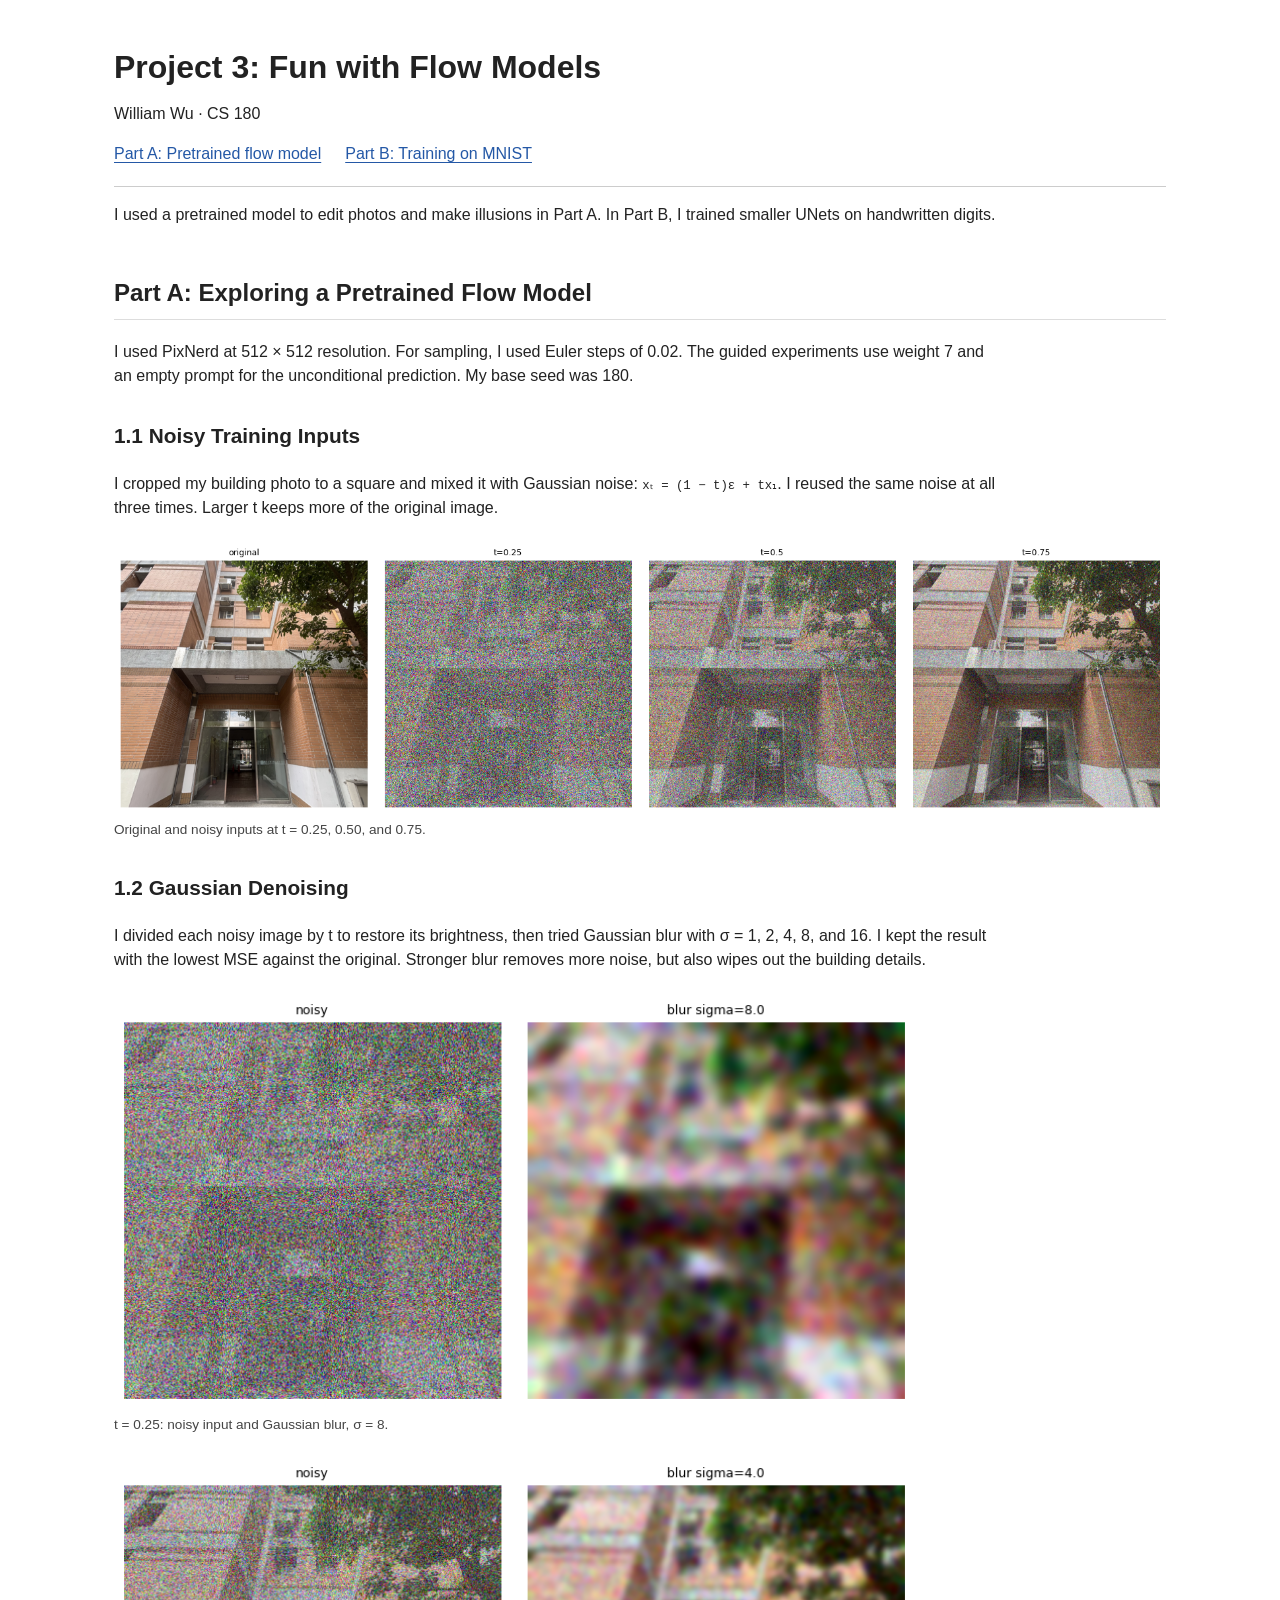
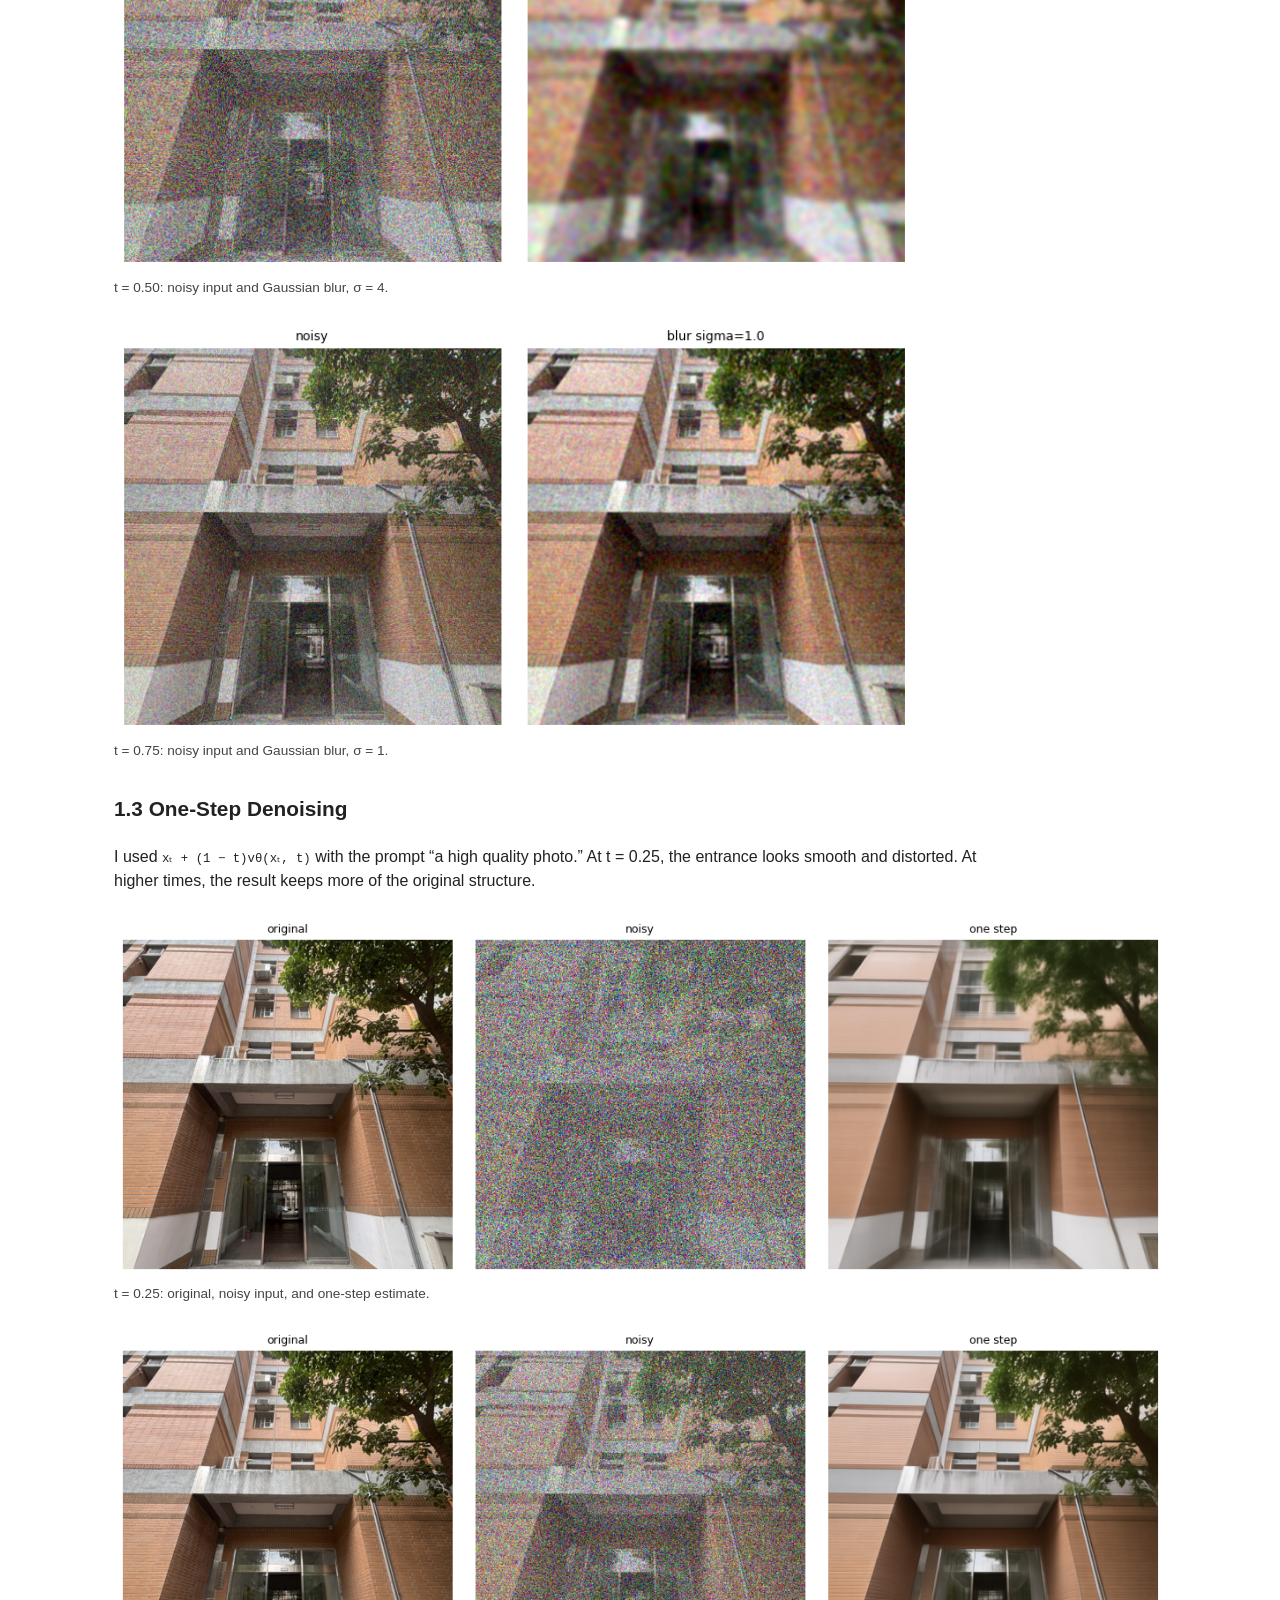
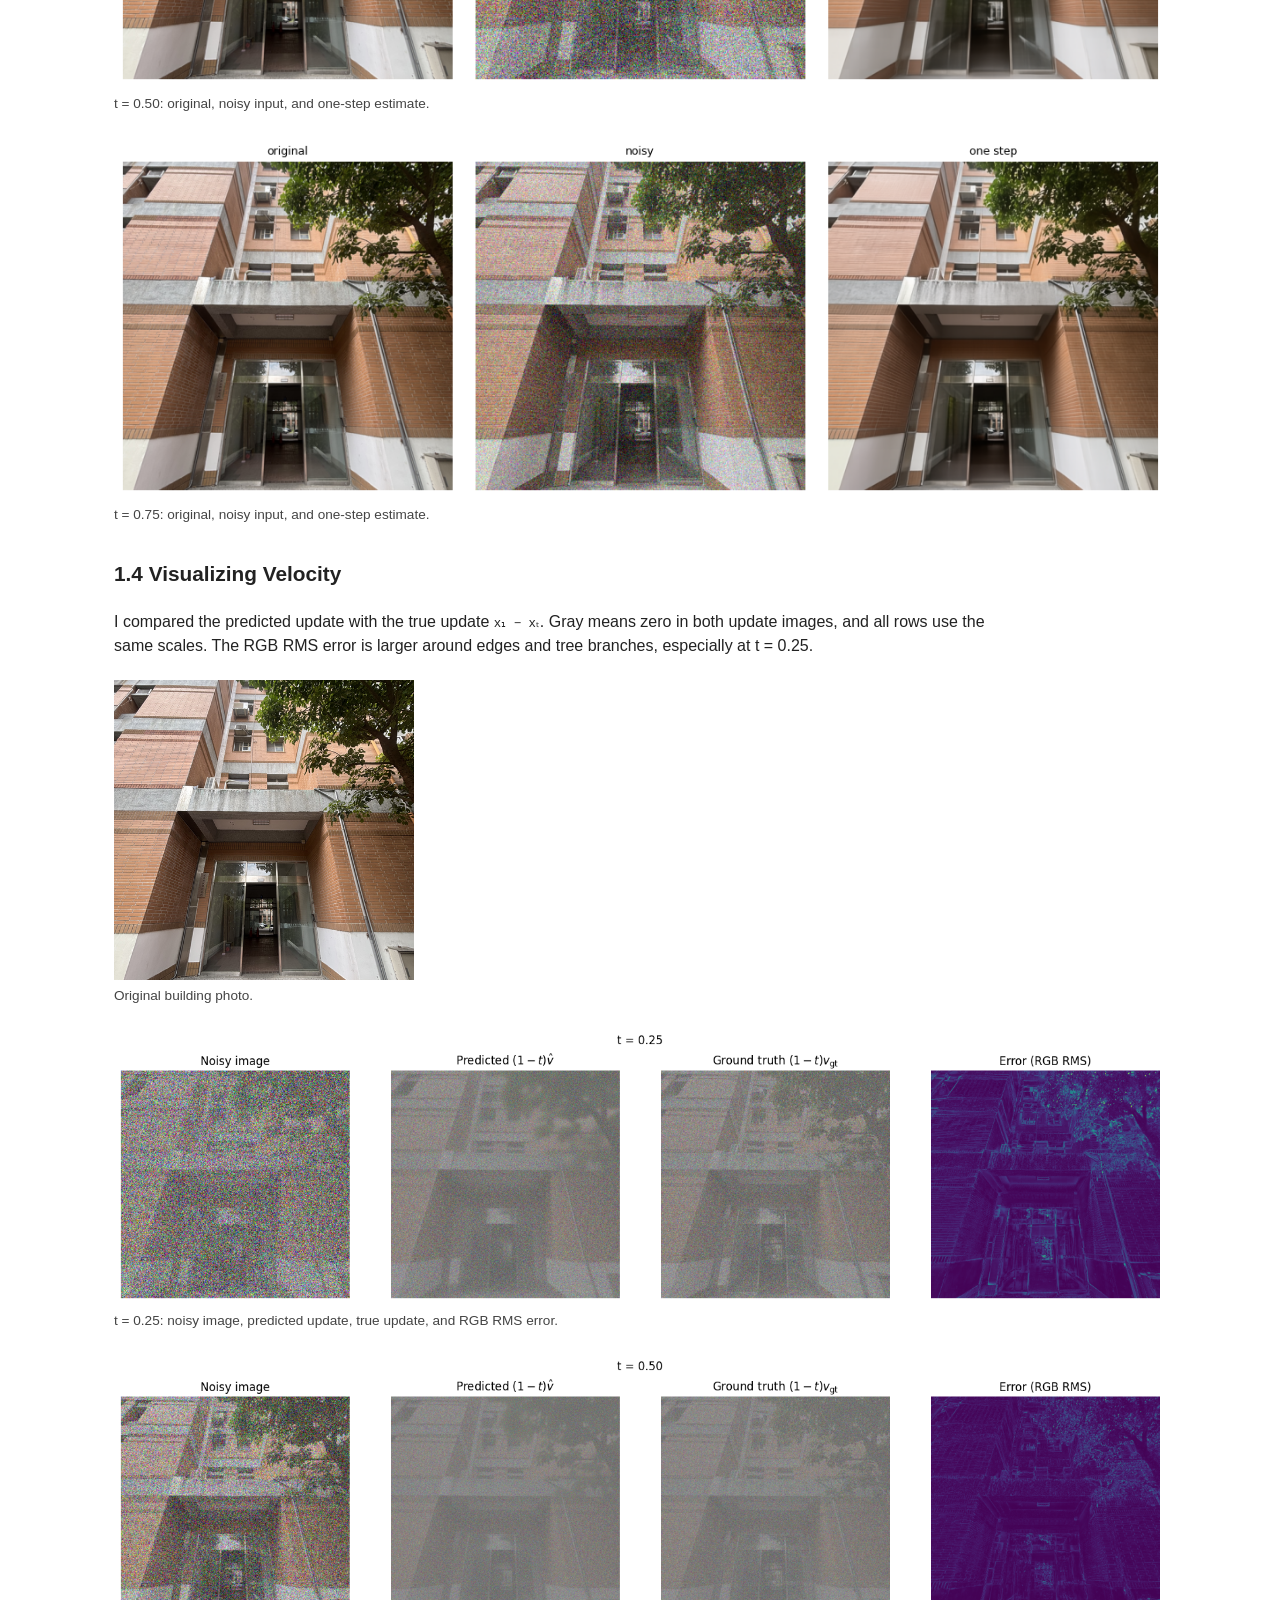
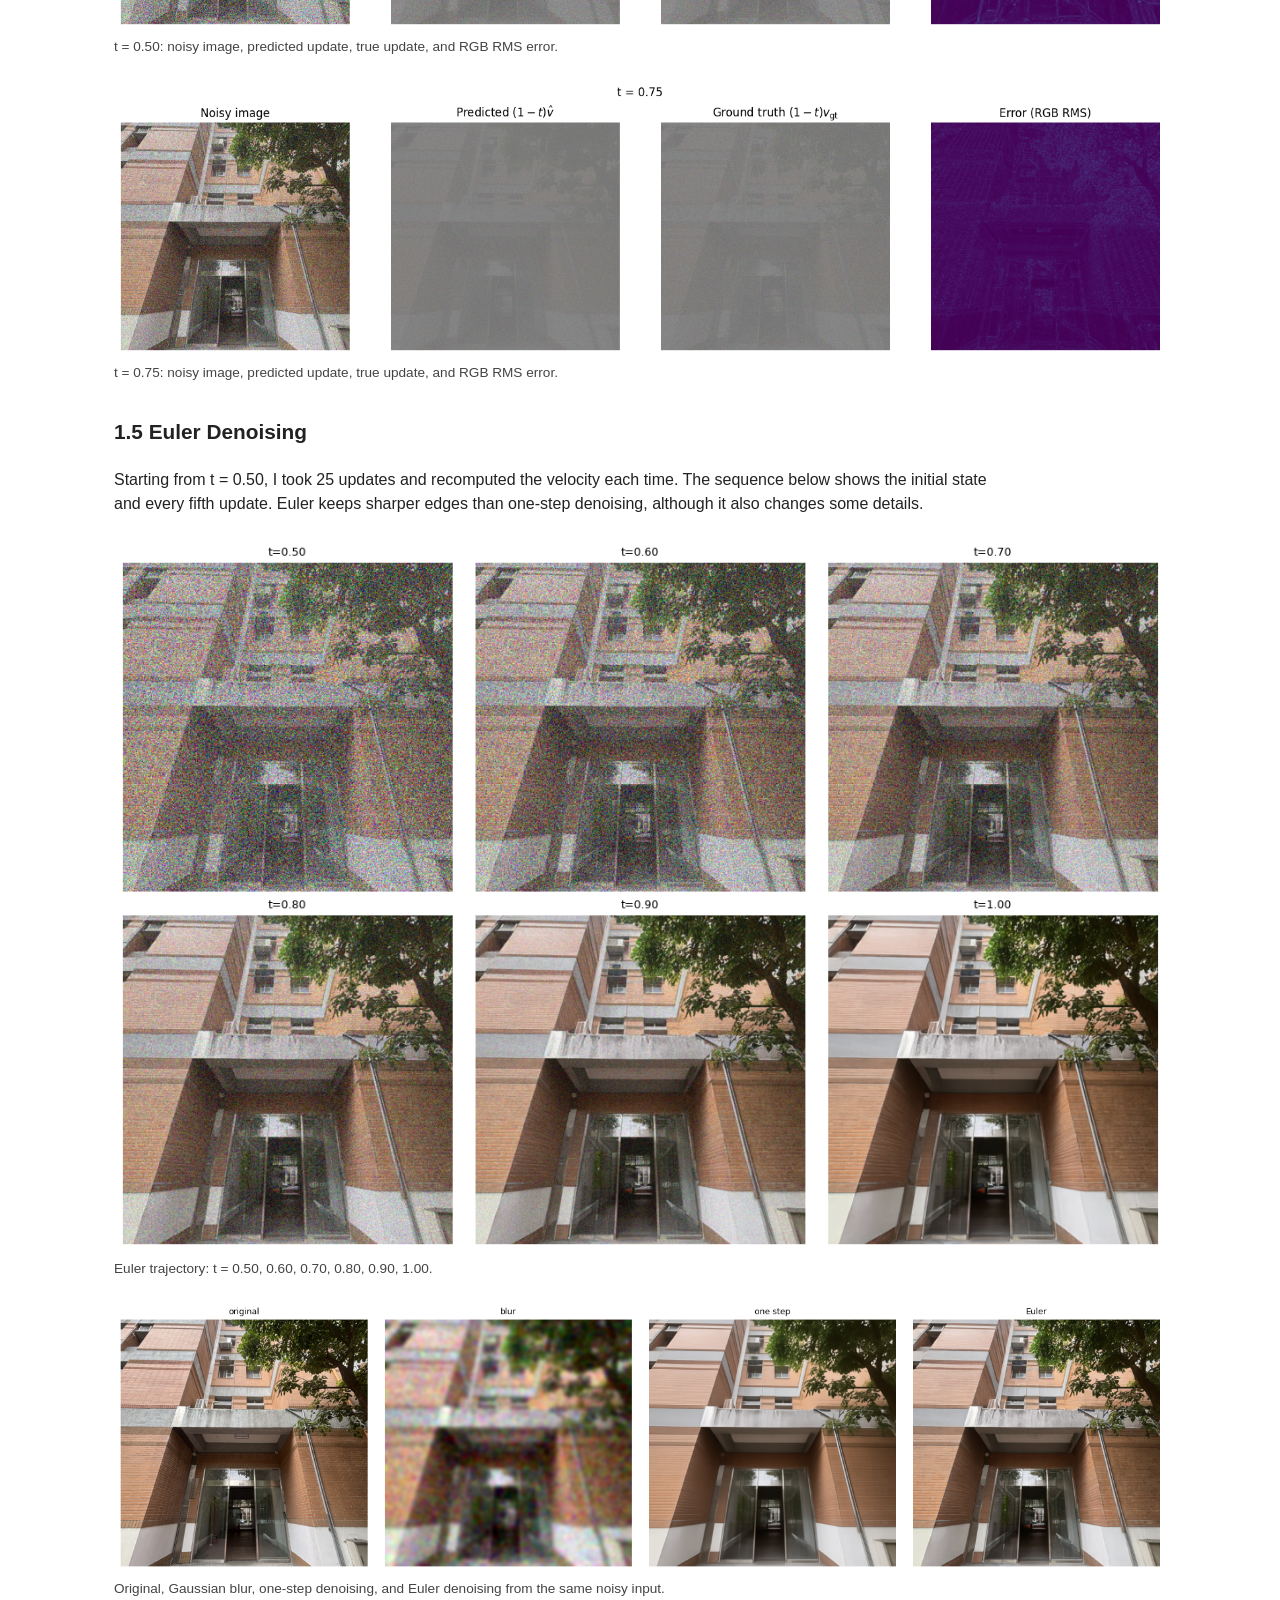
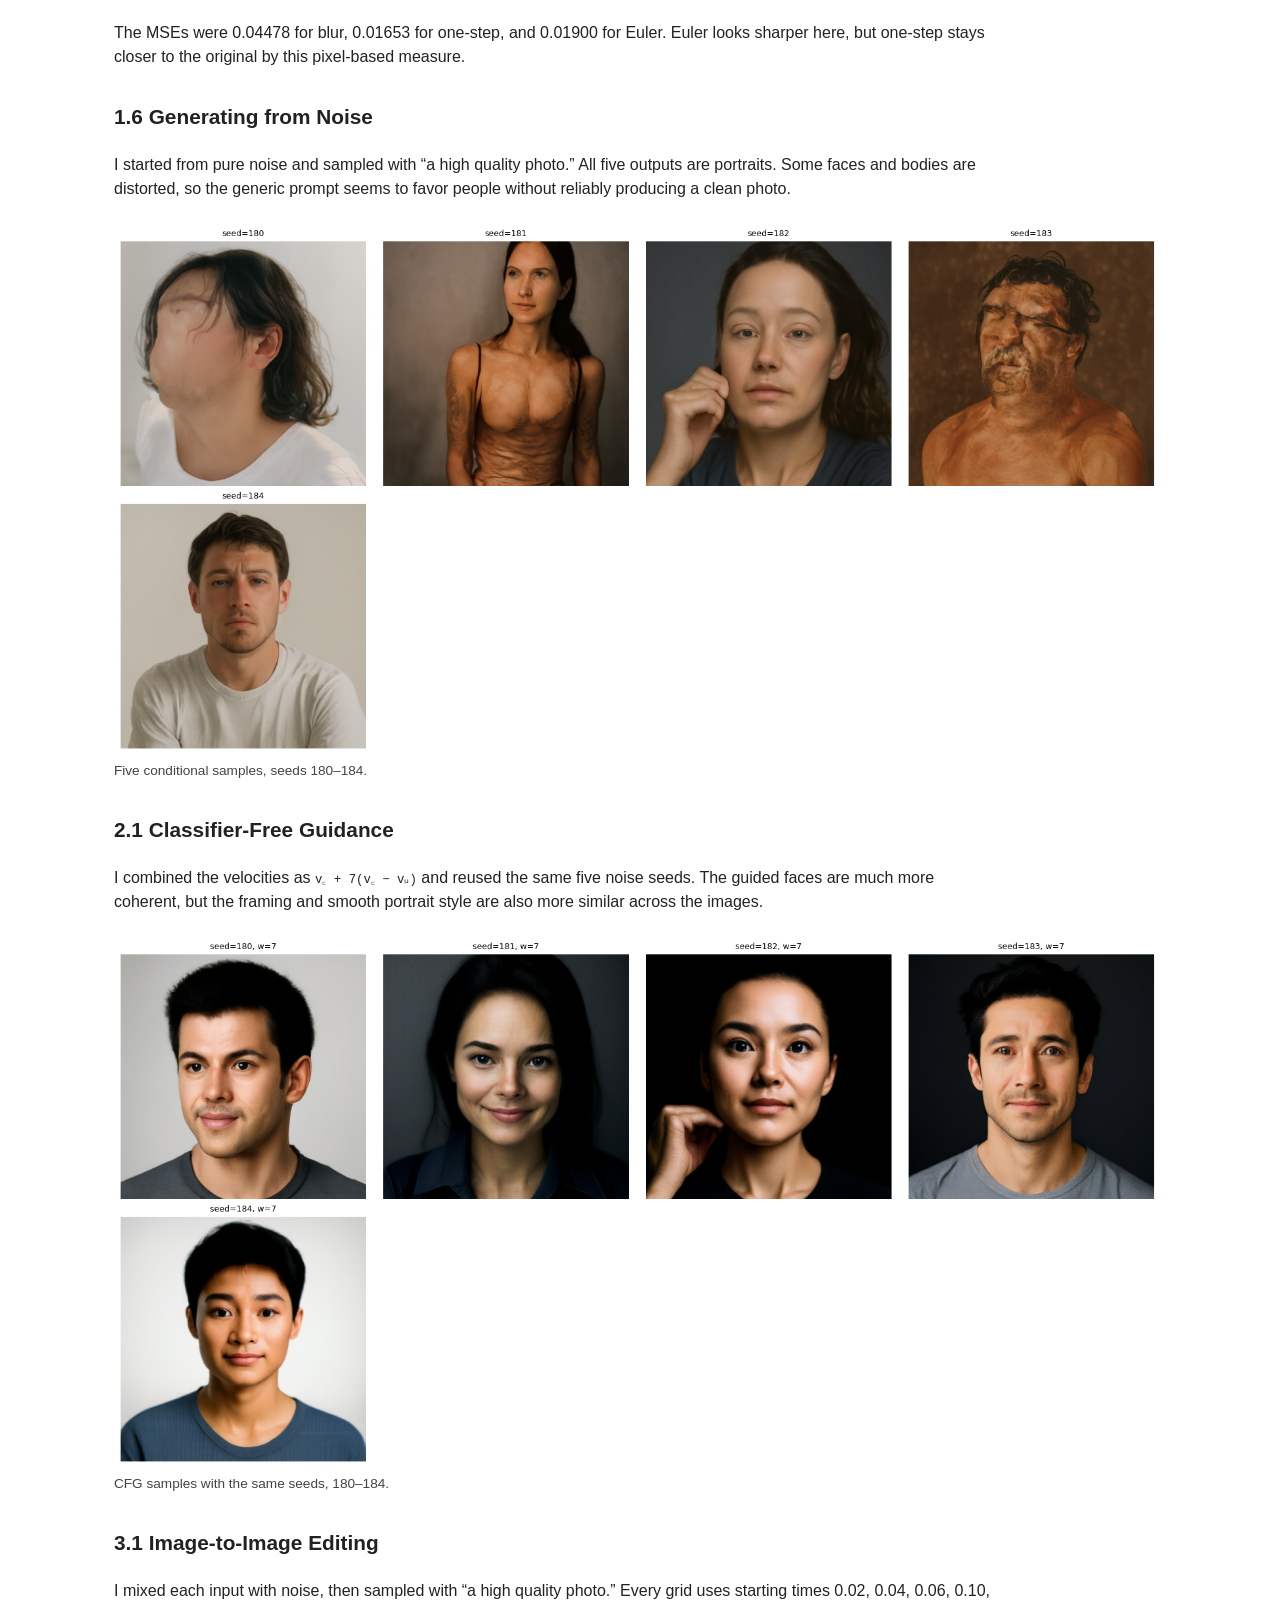
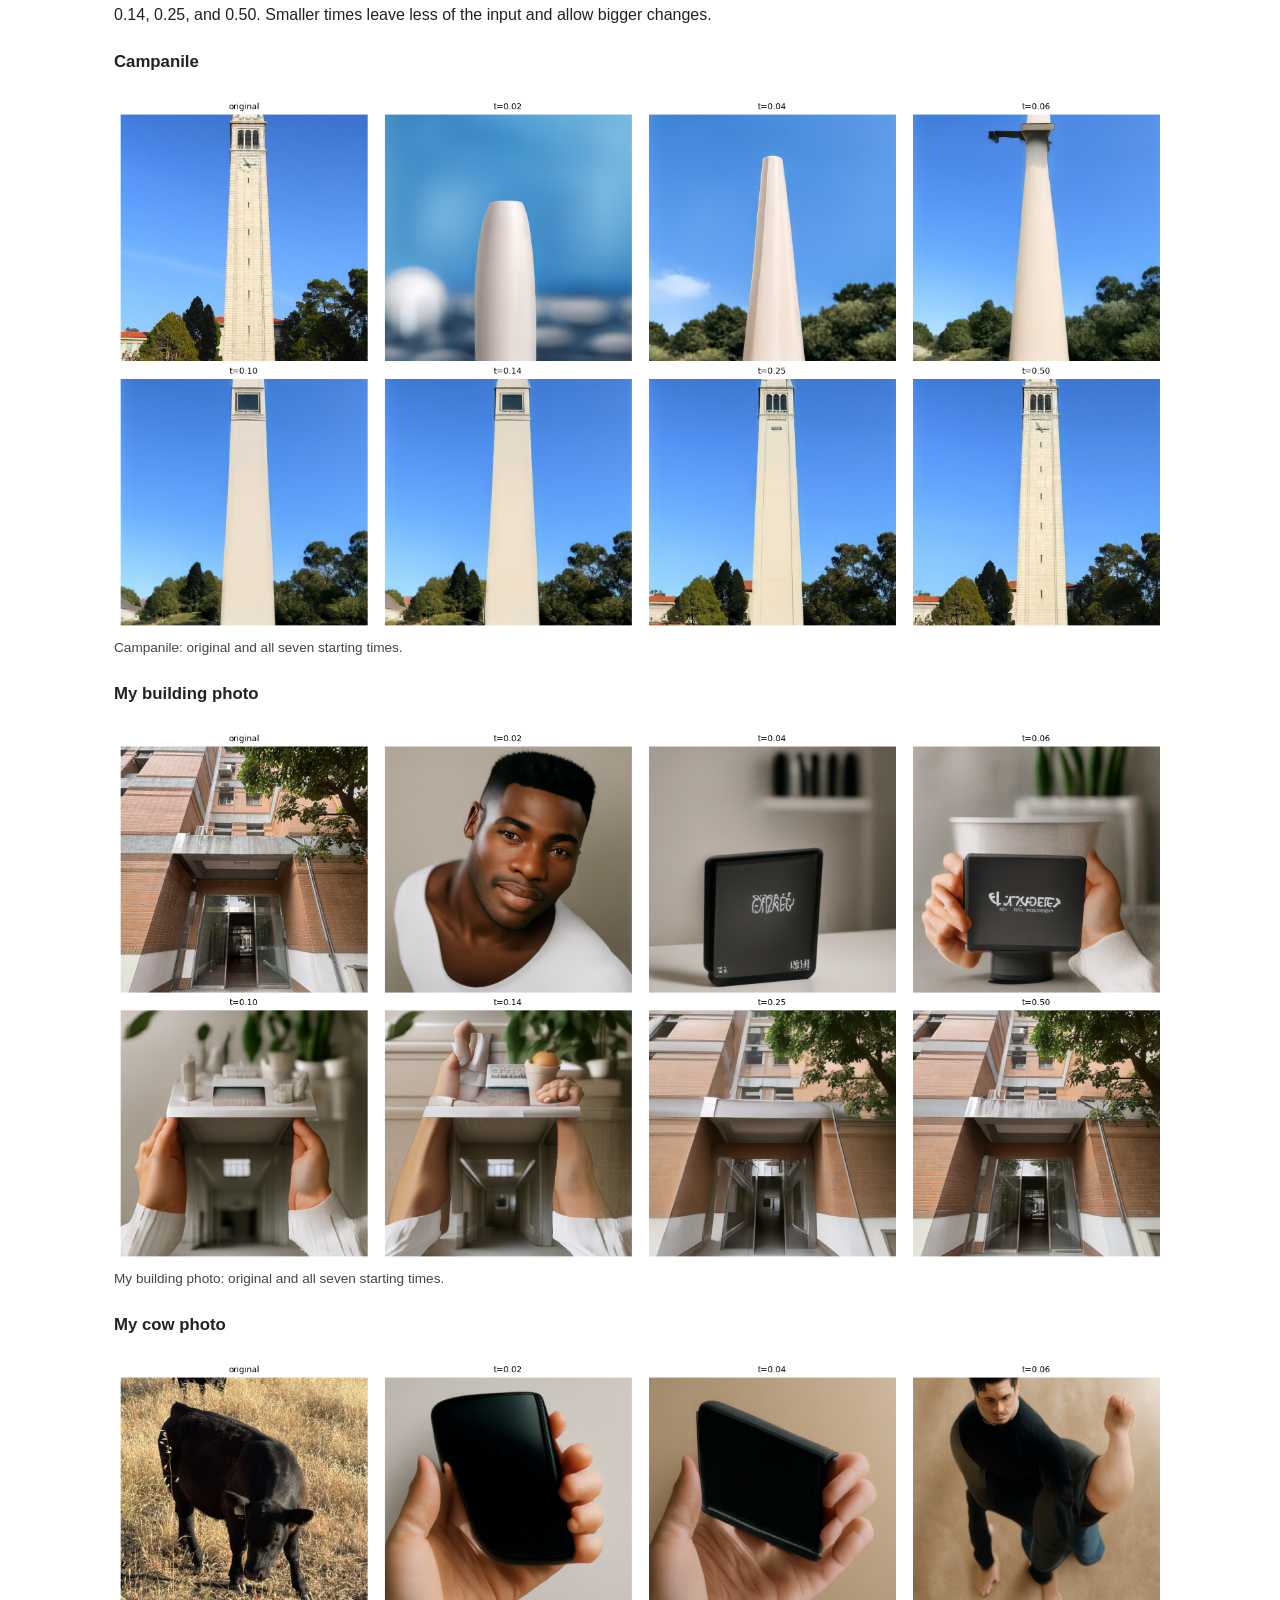
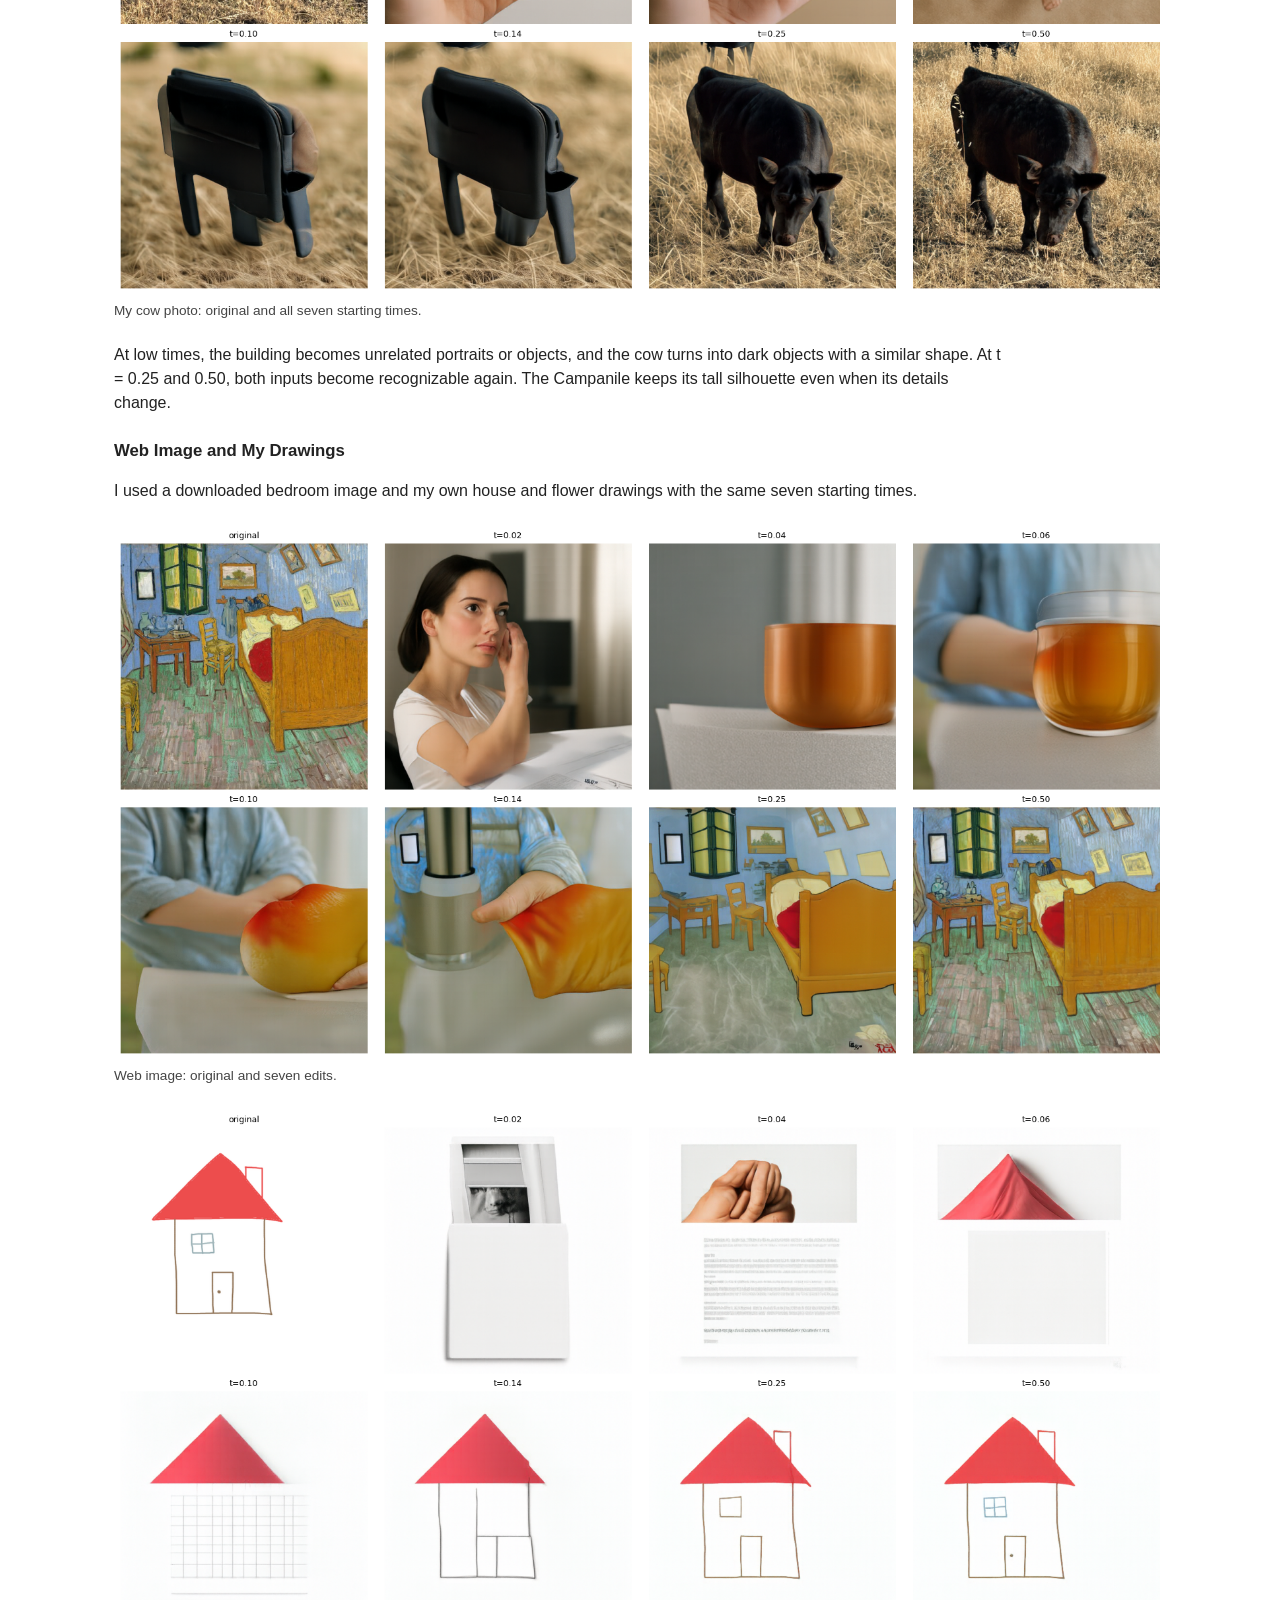
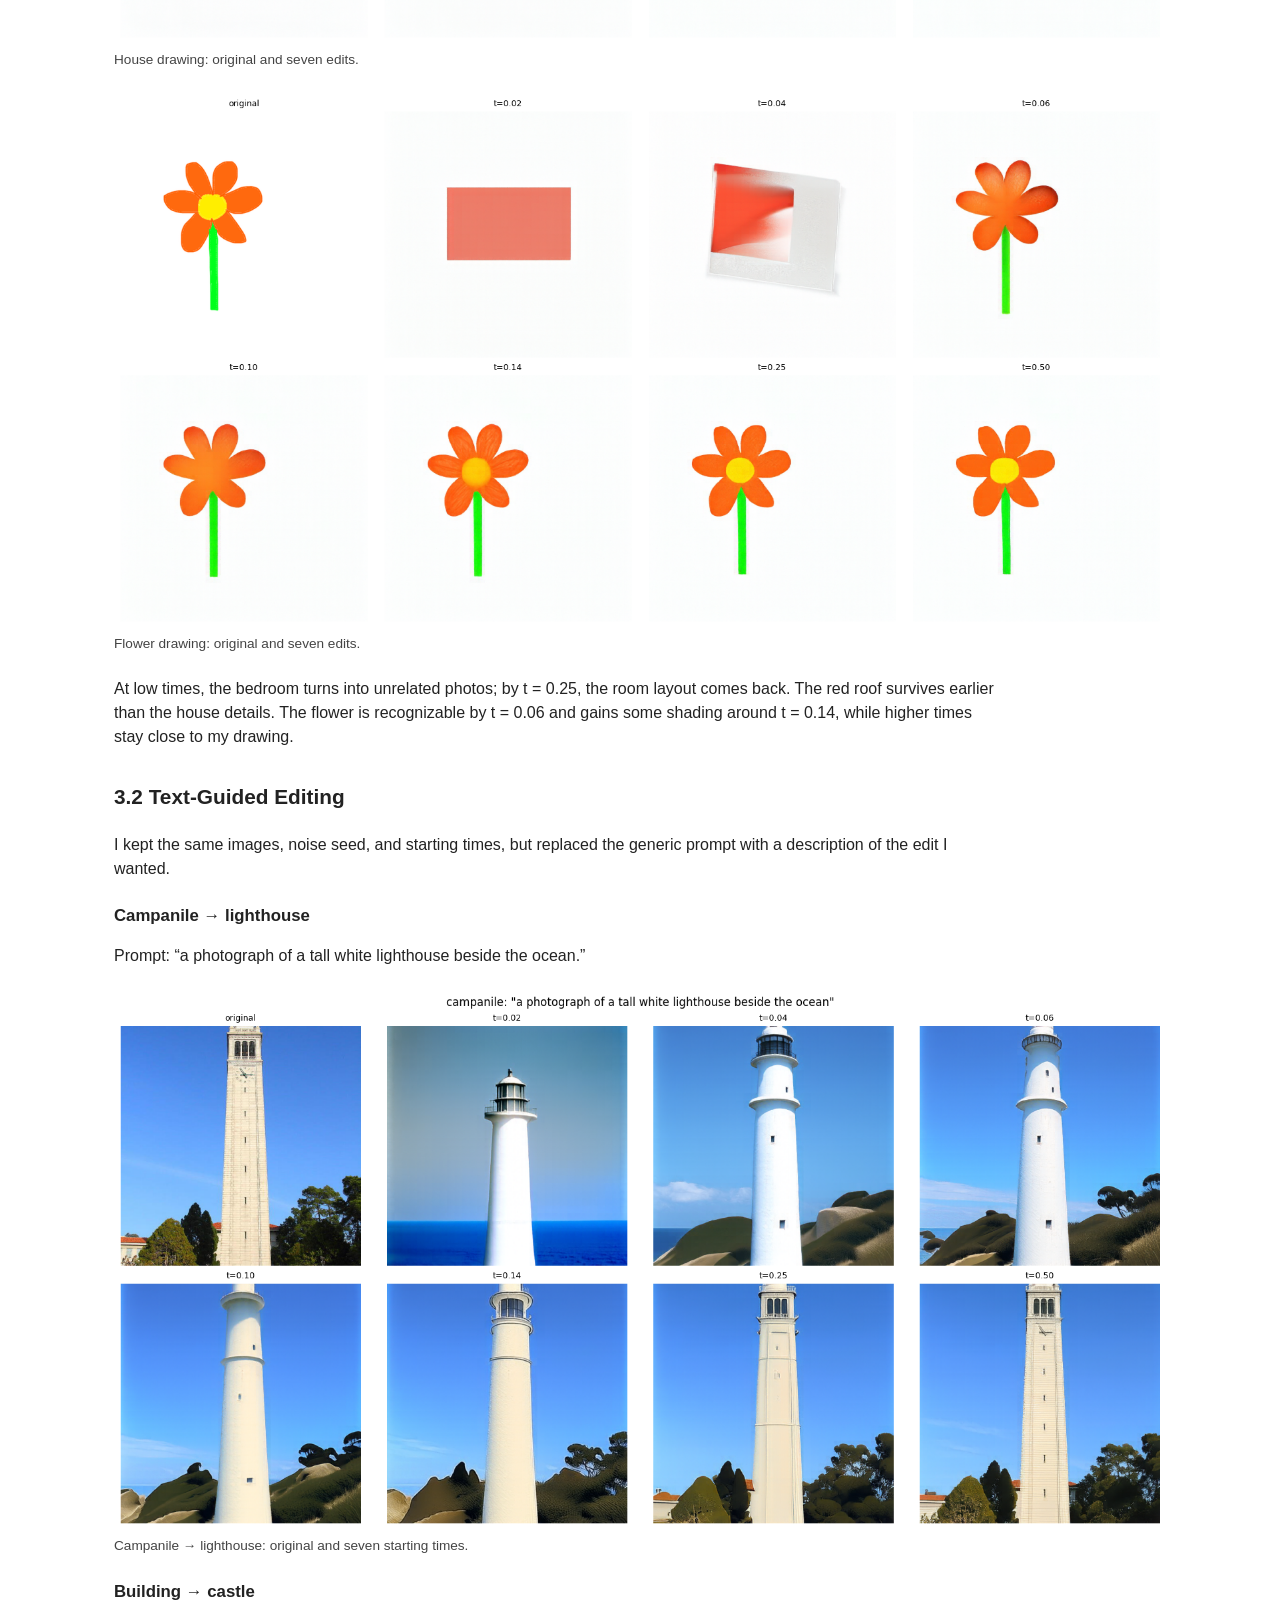
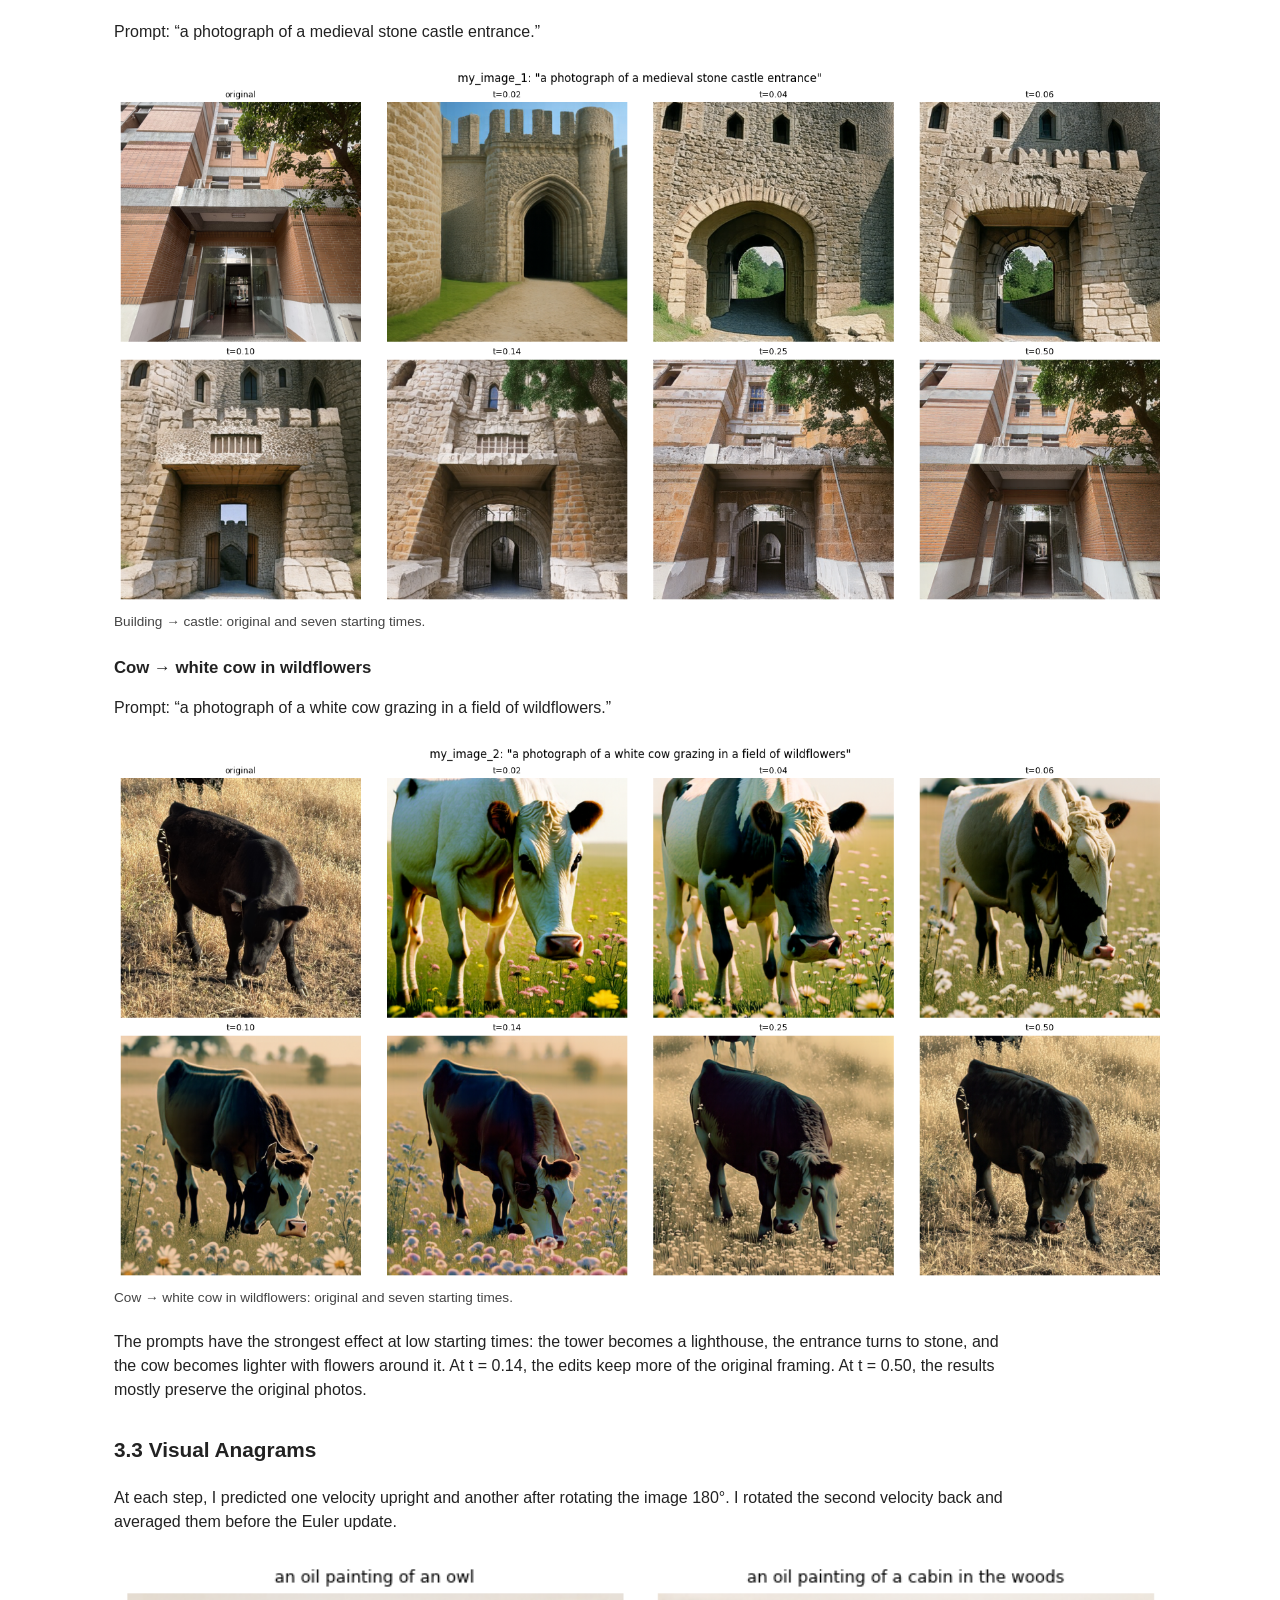
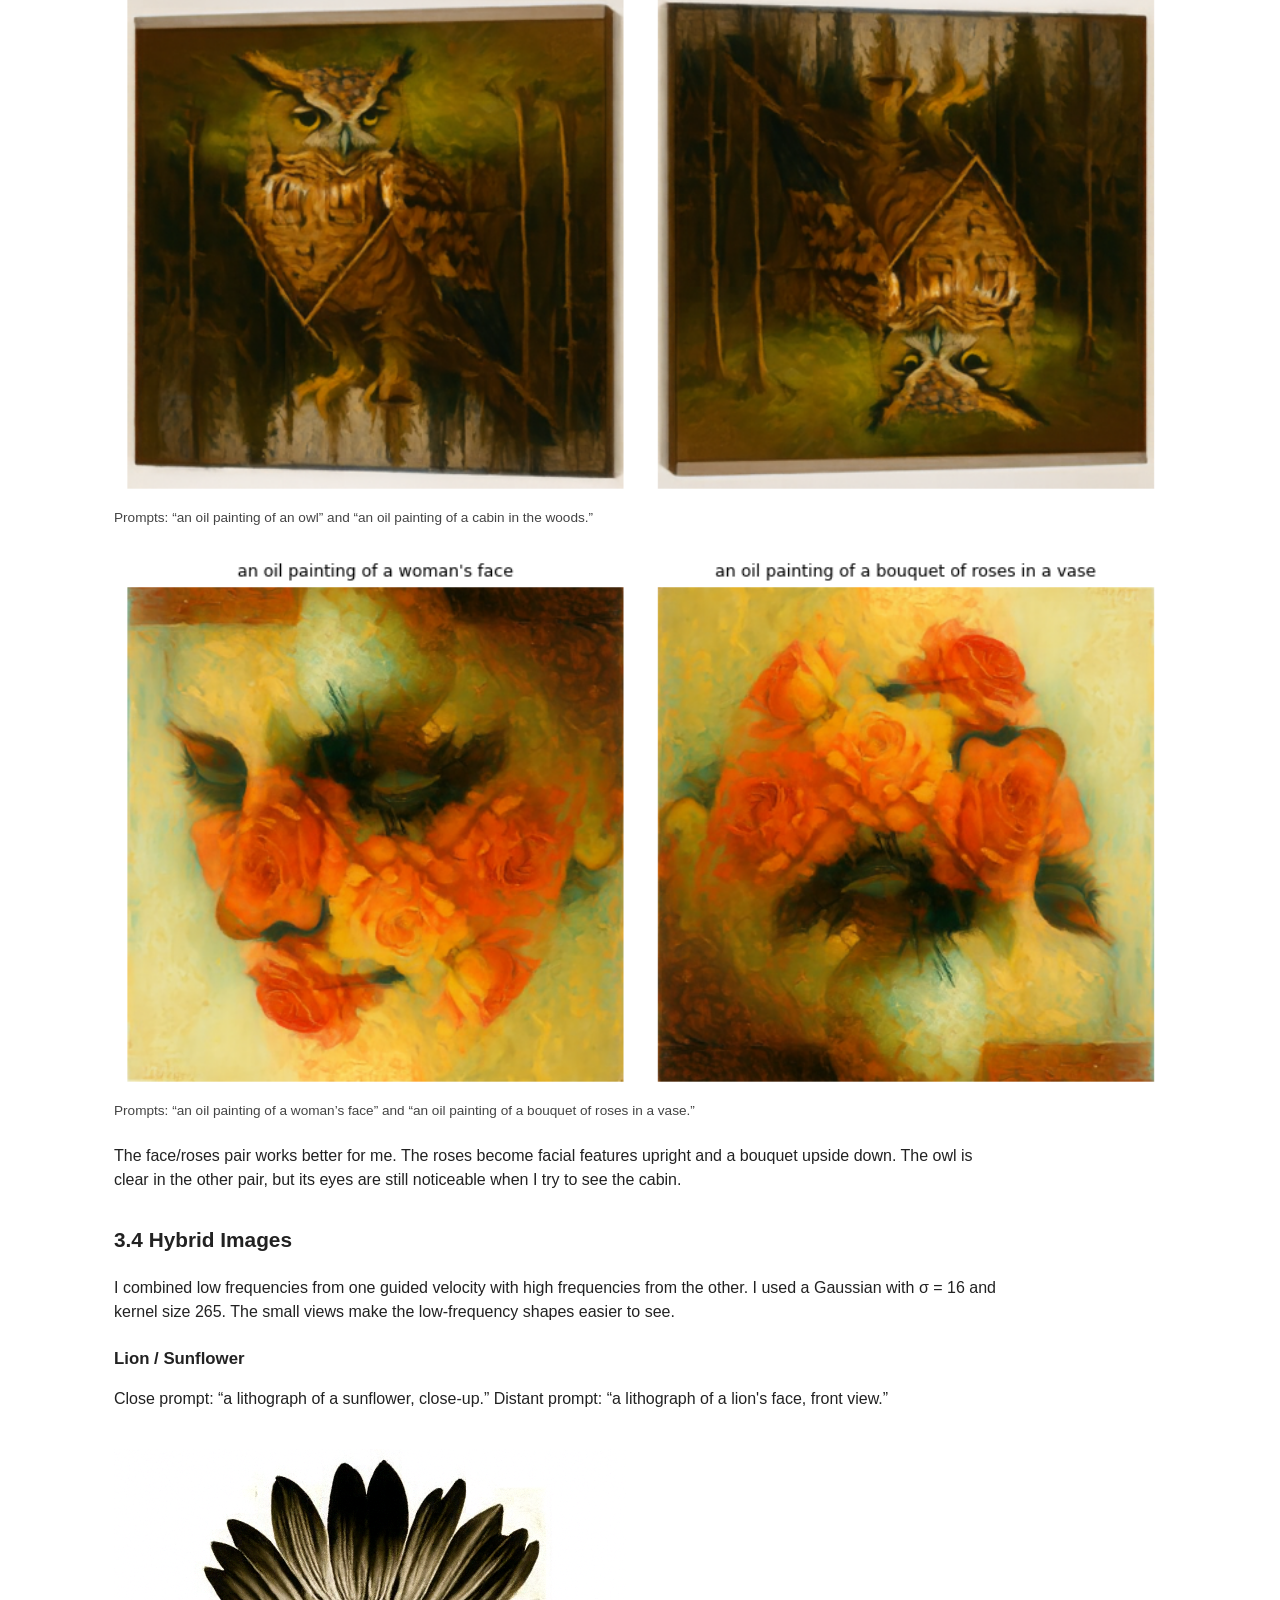
<file: project3/index.html>
<!doctype html>
<html lang="en"><head><meta charset="utf-8"><meta name="viewport" content="width=device-width,initial-scale=1">
<title>CS 180 · Project 3</title><link rel="stylesheet" href="styles.css"></head><body>
<header><h1>Project 3: Fun with Flow Models</h1><p>William Wu · CS 180</p>
<nav aria-label="Project sections"><a href="#parta">Part A: Pretrained flow model</a><a href="#partb">Part B: Training on MNIST</a></nav></header><main>
<p>I used a pretrained model to edit photos and make illusions in Part A. In Part B, I trained smaller UNets on handwritten digits.</p>
<section id="parta"><h2>Part A: Exploring a Pretrained Flow Model</h2>
<p>I used PixNerd at 512 × 512 resolution. For sampling, I used Euler steps of 0.02. The guided experiments use weight 7 and an empty prompt for the unconditional prediction. My base seed was 180.</p>
<section id="a11"><h3>1.1 Noisy Training Inputs</h3>
<p>I cropped my building photo to a square and mixed it with Gaussian noise: <code>xₜ = (1 − t)ε + tx₁</code>. I reused the same noise at all three times. Larger t keeps more of the original image.</p>
<figure class=""><a href="assets/parta/training_inputs.png"><img src="assets/parta/training_inputs.png" width="1593" height="411" alt="Original and noisy inputs at t = 0.25, 0.50, and 0.75."></a><figcaption>Original and noisy inputs at t = 0.25, 0.50, and 0.75.</figcaption></figure>
</section>
<section id="a12"><h3>1.2 Gaussian Denoising</h3>
<p>I divided each noisy image by t to restore its brightness, then tried Gaussian blur with σ = 1, 2, 4, 8, and 16. I kept the result with the lowest MSE against the original. Stronger blur removes more noise, but also wipes out the building details.</p>
<figure class="medium"><a href="assets/parta/blur_0.25.png"><img src="assets/parta/blur_0.25.png" width="793" height="411" alt="t = 0.25: noisy input and Gaussian blur, σ = 8."></a><figcaption>t = 0.25: noisy input and Gaussian blur, σ = 8.</figcaption></figure>
<figure class="medium"><a href="assets/parta/blur_0.50.png"><img src="assets/parta/blur_0.50.png" width="793" height="411" alt="t = 0.50: noisy input and Gaussian blur, σ = 4."></a><figcaption>t = 0.50: noisy input and Gaussian blur, σ = 4.</figcaption></figure>
<figure class="medium"><a href="assets/parta/blur_0.75.png"><img src="assets/parta/blur_0.75.png" width="793" height="411" alt="t = 0.75: noisy input and Gaussian blur, σ = 1."></a><figcaption>t = 0.75: noisy input and Gaussian blur, σ = 1.</figcaption></figure>
</section>
<section id="a13"><h3>1.3 One-Step Denoising</h3>
<p>I used <code>xₜ + (1 − t)vθ(xₜ, t)</code> with the prompt “a high quality photo.” At t = 0.25, the entrance looks smooth and distorted. At higher times, the result keeps more of the original structure.</p>
<figure class=""><a href="assets/parta/one_step_0.25.png"><img src="assets/parta/one_step_0.25.png" width="1193" height="411" alt="t = 0.25: original, noisy input, and one-step estimate."></a><figcaption>t = 0.25: original, noisy input, and one-step estimate.</figcaption></figure>
<figure class=""><a href="assets/parta/one_step_0.50.png"><img src="assets/parta/one_step_0.50.png" width="1193" height="411" alt="t = 0.50: original, noisy input, and one-step estimate."></a><figcaption>t = 0.50: original, noisy input, and one-step estimate.</figcaption></figure>
<figure class=""><a href="assets/parta/one_step_0.75.png"><img src="assets/parta/one_step_0.75.png" width="1193" height="411" alt="t = 0.75: original, noisy input, and one-step estimate."></a><figcaption>t = 0.75: original, noisy input, and one-step estimate.</figcaption></figure>
</section>
<section id="a14"><h3>1.4 Visualizing Velocity</h3>
<p>I compared the predicted update with the true update <code>x₁ − xₜ</code>. Gray means zero in both update images, and all rows use the same scales. The RGB RMS error is larger around edges and tree branches, especially at t = 0.25.</p>
<figure class="original"><a href="assets/parta/original_building.png"><img src="assets/parta/original_building.png" width="512" height="512" alt="Original building photo."></a><figcaption>Original building photo.</figcaption></figure>
<figure class=""><a href="assets/parta/velocity_0.25.png"><img src="assets/parta/velocity_0.25.png" width="1558" height="411" alt="t = 0.25: noisy image, predicted update, true update, and RGB RMS error."></a><figcaption>t = 0.25: noisy image, predicted update, true update, and RGB RMS error.</figcaption></figure>
<figure class=""><a href="assets/parta/velocity_0.50.png"><img src="assets/parta/velocity_0.50.png" width="1558" height="411" alt="t = 0.50: noisy image, predicted update, true update, and RGB RMS error."></a><figcaption>t = 0.50: noisy image, predicted update, true update, and RGB RMS error.</figcaption></figure>
<figure class=""><a href="assets/parta/velocity_0.75.png"><img src="assets/parta/velocity_0.75.png" width="1558" height="411" alt="t = 0.75: noisy image, predicted update, true update, and RGB RMS error."></a><figcaption>t = 0.75: noisy image, predicted update, true update, and RGB RMS error.</figcaption></figure>
</section>
<section id="a15"><h3>1.5 Euler Denoising</h3>
<p>Starting from t = 0.50, I took 25 updates and recomputed the velocity each time. The sequence below shows the initial state and every fifth update. Euler keeps sharper edges than one-step denoising, although it also changes some details.</p>
<figure class=""><a href="assets/parta/trajectory.png"><img src="assets/parta/trajectory.png" width="1193" height="811" alt="Euler trajectory: t = 0.50, 0.60, 0.70, 0.80, 0.90, 1.00."></a><figcaption>Euler trajectory: t = 0.50, 0.60, 0.70, 0.80, 0.90, 1.00.</figcaption></figure>
<figure class=""><a href="assets/parta/denoising_comparison.png"><img src="assets/parta/denoising_comparison.png" width="1593" height="411" alt="Original, Gaussian blur, one-step denoising, and Euler denoising from the same noisy input."></a><figcaption>Original, Gaussian blur, one-step denoising, and Euler denoising from the same noisy input.</figcaption></figure>
<p>The MSEs were 0.04478 for blur, 0.01653 for one-step, and 0.01900 for Euler. Euler looks sharper here, but one-step stays closer to the original by this pixel-based measure.</p>
</section>
<section id="a16"><h3>1.6 Generating from Noise</h3>
<p>I started from pure noise and sampled with “a high quality photo.” All five outputs are portraits. Some faces and bodies are distorted, so the generic prompt seems to favor people without reliably producing a clean photo.</p>
<figure class=""><a href="assets/parta/conditional_samples.png"><img src="assets/parta/conditional_samples.png" width="1602" height="811" alt="Five conditional samples, seeds 180–184."></a><figcaption>Five conditional samples, seeds 180–184.</figcaption></figure>
</section>
<section id="a21"><h3>2.1 Classifier-Free Guidance</h3>
<p>I combined the velocities as <code>v꜀ + 7(v꜀ − vᵤ)</code> and reused the same five noise seeds. The guided faces are much more coherent, but the framing and smooth portrait style are also more similar across the images.</p>
<figure class=""><a href="assets/parta/cfg_samples.png"><img src="assets/parta/cfg_samples.png" width="1602" height="811" alt="CFG samples with the same seeds, 180–184."></a><figcaption>CFG samples with the same seeds, 180–184.</figcaption></figure>
</section>
<section id="a31"><h3>3.1 Image-to-Image Editing</h3>
<p>I mixed each input with noise, then sampled with “a high quality photo.” Every grid uses starting times 0.02, 0.04, 0.06, 0.10, 0.14, 0.25, and 0.50. Smaller times leave less of the input and allow bigger changes.</p>
<h4>Campanile</h4>
<figure class=""><a href="assets/parta/edit_campanile.png"><img src="assets/parta/edit_campanile.png" width="1593" height="811" alt="Campanile: original and all seven starting times."></a><figcaption>Campanile: original and all seven starting times.</figcaption></figure>
<h4>My building photo</h4>
<figure class=""><a href="assets/parta/edit_building.png"><img src="assets/parta/edit_building.png" width="1593" height="811" alt="My building photo: original and all seven starting times."></a><figcaption>My building photo: original and all seven starting times.</figcaption></figure>
<h4>My cow photo</h4>
<figure class=""><a href="assets/parta/edit_cow.png"><img src="assets/parta/edit_cow.png" width="1593" height="811" alt="My cow photo: original and all seven starting times."></a><figcaption>My cow photo: original and all seven starting times.</figcaption></figure>
<p>At low times, the building becomes unrelated portraits or objects, and the cow turns into dark objects with a similar shape. At t = 0.25 and 0.50, both inputs become recognizable again. The Campanile keeps its tall silhouette even when its details change.</p>
<h4>Web Image and My Drawings</h4>
<p>I used a downloaded bedroom image and my own house and flower drawings with the same seven starting times.</p>
<figure class=""><a href="assets/parta/edit_web_image.png"><img src="assets/parta/edit_web_image.png" width="1593" height="811" alt="Web image: original and seven edits."></a><figcaption>Web image: original and seven edits.</figcaption></figure>
<figure class=""><a href="assets/parta/edit_drawing_1.png"><img src="assets/parta/edit_drawing_1.png" width="1593" height="811" alt="House drawing: original and seven edits."></a><figcaption>House drawing: original and seven edits.</figcaption></figure>
<figure class=""><a href="assets/parta/edit_drawing_2.png"><img src="assets/parta/edit_drawing_2.png" width="1593" height="811" alt="Flower drawing: original and seven edits."></a><figcaption>Flower drawing: original and seven edits.</figcaption></figure>
<p>At low times, the bedroom turns into unrelated photos; by t = 0.25, the room layout comes back. The red roof survives earlier than the house details. The flower is recognizable by t = 0.06 and gains some shading around t = 0.14, while higher times stay close to my drawing.</p>
</section>
<section id="a32"><h3>3.2 Text-Guided Editing</h3>
<p>I kept the same images, noise seed, and starting times, but replaced the generic prompt with a description of the edit I wanted.</p>
<h4>Campanile → lighthouse</h4>
<p>Prompt: “a photograph of a tall white lighthouse beside the ocean.”</p>
<figure class=""><a href="assets/parta/text_edit_campanile.png"><img src="assets/parta/text_edit_campanile.png" width="1580" height="811" alt="Campanile → lighthouse: original and seven starting times."></a><figcaption>Campanile → lighthouse: original and seven starting times.</figcaption></figure>
<h4>Building → castle</h4>
<p>Prompt: “a photograph of a medieval stone castle entrance.”</p>
<figure class=""><a href="assets/parta/text_edit_my_image_1.png"><img src="assets/parta/text_edit_my_image_1.png" width="1580" height="811" alt="Building → castle: original and seven starting times."></a><figcaption>Building → castle: original and seven starting times.</figcaption></figure>
<h4>Cow → white cow in wildflowers</h4>
<p>Prompt: “a photograph of a white cow grazing in a field of wildflowers.”</p>
<figure class=""><a href="assets/parta/text_edit_my_image_2.png"><img src="assets/parta/text_edit_my_image_2.png" width="1580" height="811" alt="Cow → white cow in wildflowers: original and seven starting times."></a><figcaption>Cow → white cow in wildflowers: original and seven starting times.</figcaption></figure>
<p>The prompts have the strongest effect at low starting times: the tower becomes a lighthouse, the entrance turns to stone, and the cow becomes lighter with flowers around it. At t = 0.14, the edits keep more of the original framing. At t = 0.50, the results mostly preserve the original photos.</p>
</section>
<section id="a33"><h3>3.3 Visual Anagrams</h3>
<p>At each step, I predicted one velocity upright and another after rotating the image 180°. I rotated the second velocity back and averaged them before the Euler update.</p>
<figure class=""><a href="assets/parta/anagram_0.png"><img src="assets/parta/anagram_0.png" width="793" height="411" alt="Prompts: “an oil painting of an owl” and “an oil painting of a cabin in the woods.”"></a><figcaption>Prompts: “an oil painting of an owl” and “an oil painting of a cabin in the woods.”</figcaption></figure>
<figure class=""><a href="assets/parta/anagram_1.png"><img src="assets/parta/anagram_1.png" width="793" height="411" alt="Prompts: “an oil painting of a woman’s face” and “an oil painting of a bouquet of roses in a vase.”"></a><figcaption>Prompts: “an oil painting of a woman’s face” and “an oil painting of a bouquet of roses in a vase.”</figcaption></figure>
<p>The face/roses pair works better for me. The roses become facial features upright and a bouquet upside down. The owl is clear in the other pair, but its eyes are still noticeable when I try to see the cabin.</p>
</section>
<section id="a34"><h3>3.4 Hybrid Images</h3>
<p>I combined low frequencies from one guided velocity with high frequencies from the other. I used a Gaussian with σ = 16 and kernel size 265. The small views make the low-frequency shapes easier to see.</p>
<h4>Lion / Sunflower</h4>
<p>Close prompt: “a lithograph of a sunflower, close-up.” Distant prompt: “a lithograph of a lion&#x27;s face, front view.”</p>
<div class="hybrid">
<figure class=""><a href="assets/parta/hybrid_0.png"><img src="assets/parta/hybrid_0.png" width="512" height="512" alt="Close view."></a><figcaption>Close view.</figcaption></figure>
<figure class="distant"><a href="assets/parta/hybrid_1.png"><img src="assets/parta/hybrid_1.png" width="64" height="64" alt="Distant view."></a><figcaption>Distant view.</figcaption></figure>
</div>
<h4>Butterfly / Flowers</h4>
<p>Close prompt: “a lithograph of a field of flowers.” Distant prompt: “a lithograph of a butterfly.”</p>
<div class="hybrid">
<figure class=""><a href="assets/parta/hybrid_2.png"><img src="assets/parta/hybrid_2.png" width="512" height="512" alt="Close view."></a><figcaption>Close view.</figcaption></figure>
<figure class="distant"><a href="assets/parta/hybrid_3.png"><img src="assets/parta/hybrid_3.png" width="64" height="64" alt="Distant view."></a><figcaption>Distant view.</figcaption></figure>
</div>
<p>The sunflower is clear up close, while the lion’s face is much subtler. The second image keeps flower details up close and forms a butterfly-like shape from farther away.</p>
</section>
</section>
<section id="partb"><h2>Part B: Flow Matching from Scratch</h2>
<p>I trained on the MNIST training split and used the test split for denoising examples. Pixels stay in [0, 1], and I draw fresh noise for each training batch.</p>
<section id="b11"><h3>1.1 Building the UNet</h3>
<p>My UNet downsamples 28 × 28 images to 14 × 14 and 7 × 7, then upsamples back to 28 × 28. Skip connections concatenate the earlier features into the upsampling path. Each convolution block uses batch normalization and GELU.</p>
</section>
<section id="b12"><h3>1.2 Adding Noise</h3>
<p>I added Gaussian noise with <code>z = x + σε</code>. I kept the digit and noise fixed while changing σ, so the increasing corruption is easy to compare.</p>
<figure class=""><a href="assets/partb/noise_levels.png"><img src="assets/partb/noise_levels.png" width="1043" height="196" alt="Noise levels σ = 0, 0.2, 0.4, 0.5, 0.6, 0.8, 1.0."></a><figcaption>Noise levels σ = 0, 0.2, 0.4, 0.5, 0.6, 0.8, 1.0.</figcaption></figure>
</section>
<section id="b121"><h3>1.2.1 Training a Denoiser</h3>
<p>I trained with σ = 0.5 for 5 epochs, using D = 128, batch size 256, Adam, and learning rate 0.0001. The loss drops quickly, then improves more slowly. Most digits are readable after one epoch; by epoch 5, their outlines are a little cleaner.</p>
<figure class="loss"><a href="assets/partb/denoise_loss.png"><img src="assets/partb/denoise_loss.png" width="779" height="290" alt="Denoising training loss. The orange line is a 100-step moving average."></a><figcaption>Denoising training loss. The orange line is a 100-step moving average.</figcaption></figure>
<figure class=""><a href="assets/partb/denoise_epoch1.png"><img src="assets/partb/denoise_epoch1.png" width="980" height="334" alt="Epoch 1: clean test images, noisy inputs, and denoised outputs."></a><figcaption>Epoch 1: clean test images, noisy inputs, and denoised outputs.</figcaption></figure>
<figure class=""><a href="assets/partb/denoise_epoch5.png"><img src="assets/partb/denoise_epoch5.png" width="980" height="334" alt="Epoch 5: clean test images, noisy inputs, and denoised outputs."></a><figcaption>Epoch 5: clean test images, noisy inputs, and denoised outputs.</figcaption></figure>
</section>
<section id="b122"><h3>1.2.2 Testing Other Noise Levels</h3>
<p>I tested the same zero at every noise level. The model still removes most noise outside its training level of 0.5. At σ = 1.0, the outline becomes distorted and extra marks remain.</p>
<figure class=""><a href="assets/partb/ood.png"><img src="assets/partb/ood.png" width="627" height="219" alt="Top: noisy inputs. Bottom: denoised results. Columns use the same seven σ values."></a><figcaption>Top: noisy inputs. Bottom: denoised results. Columns use the same seven σ values.</figcaption></figure>
</section>
<section id="b123"><h3>1.2.3 Denoising Pure Noise</h3>
<p>I trained a fresh model with the same settings, but used noise that was independent of each target digit. The outputs all look like a similar blurry, overlapping digit shape, even after five epochs. There is no information in the input about which digit to predict, so minimizing MSE pushes the model toward the average training image instead of a distinct digit.</p>
<figure class="loss"><a href="assets/partb/pure_noise_loss.png"><img src="assets/partb/pure_noise_loss.png" width="788" height="290" alt="Pure-noise training loss."></a><figcaption>Pure-noise training loss.</figcaption></figure>
<figure class=""><a href="assets/partb/pure_noise_epoch1.png"><img src="assets/partb/pure_noise_epoch1.png" width="885" height="219" alt="Epoch 1: independent noise inputs and generated outputs."></a><figcaption>Epoch 1: independent noise inputs and generated outputs.</figcaption></figure>
<figure class=""><a href="assets/partb/pure_noise_epoch5.png"><img src="assets/partb/pure_noise_epoch5.png" width="885" height="219" alt="Epoch 5: independent noise inputs and generated outputs."></a><figcaption>Epoch 5: independent noise inputs and generated outputs.</figcaption></figure>
</section>
<section id="b21"><h3>2.1 Time Conditioning</h3>
<p>I added two fully connected blocks that embed t and multiply the features after unflattening and the first upsampling block. The model predicts velocity <code>x₁ − x₀</code> from <code>xₜ = (1 − t)x₀ + tx₁</code>, rather than directly predicting a clean digit.</p>
</section>
<section id="b22"><h3>2.2 Training the Time-Conditioned Model</h3>
<p>I used D = 64, batch size 64, and Adam for 10 epochs. The learning rate starts at 0.01 and is multiplied by 0.1^(1/10) after each epoch. Each image gets a random time in [0, 1] and fresh Gaussian noise.</p>
<figure class="loss"><a href="assets/partb/time_loss.png"><img src="assets/partb/time_loss.png" width="790" height="290" alt="Time-conditioned flow-matching loss."></a><figcaption>Time-conditioned flow-matching loss.</figcaption></figure>
</section>
<section id="b23"><h3>2.3 Sampling with Time Conditioning</h3>
<p>I sampled from the same 40 initial noise images using 50 Euler steps. At epoch 1, many outputs look like disconnected strokes. By epochs 5 and 10, more digits are readable, though some shapes are still ambiguous.</p>
<figure class=""><a href="assets/partb/time_epoch1.png"><img src="assets/partb/time_epoch1.png" width="1029" height="449" alt="Time-conditioned samples after epoch 1."></a><figcaption>Time-conditioned samples after epoch 1.</figcaption></figure>
<figure class=""><a href="assets/partb/time_epoch5.png"><img src="assets/partb/time_epoch5.png" width="1029" height="449" alt="Time-conditioned samples after epoch 5."></a><figcaption>Time-conditioned samples after epoch 5.</figcaption></figure>
<figure class=""><a href="assets/partb/time_epoch10.png"><img src="assets/partb/time_epoch10.png" width="1029" height="449" alt="Time-conditioned samples after epoch 10."></a><figcaption>Time-conditioned samples after epoch 10.</figcaption></figure>
</section>
<section id="b24"><h3>2.4 Adding Class Conditioning</h3>
<p>I encoded each label as a one-hot vector and used two more fully connected blocks. At each conditioned layer, I combined the embeddings as <code>class_embedding × features + time_embedding</code>. I set the class vector to zero for 10% of training examples so the model also learns an unconditional prediction.</p>
</section>
<section id="b25"><h3>2.5 Training the Class-Conditioned Model</h3>
<p>I kept the same width, batch size, optimizer, and 10-epoch learning-rate schedule as the time-only model. The loss falls quickly and then levels off.</p>
<figure class="loss"><a href="assets/partb/class_loss.png"><img src="assets/partb/class_loss.png" width="790" height="290" alt="Class-conditioned flow-matching loss."></a><figcaption>Class-conditioned flow-matching loss.</figcaption></figure>
</section>
<section id="b26"><h3>2.6 Class-Conditioned Sampling</h3>
<p>I used 300 Euler steps and guidance <code>vᵤ + 5(v꜀ − vᵤ)</code>. Each column is a digit from 0 to 9, with four examples per digit. The classes are already recognizable after epoch 1, and the later samples have cleaner strokes than the time-only model.</p>
<figure class=""><a href="assets/partb/class_epoch1.png"><img src="assets/partb/class_epoch1.png" width="1029" height="449" alt="Class-conditioned samples after epoch 1; columns 0–9."></a><figcaption>Class-conditioned samples after epoch 1; columns 0–9.</figcaption></figure>
<figure class=""><a href="assets/partb/class_epoch5.png"><img src="assets/partb/class_epoch5.png" width="1029" height="449" alt="Class-conditioned samples after epoch 5; columns 0–9."></a><figcaption>Class-conditioned samples after epoch 5; columns 0–9.</figcaption></figure>
<figure class=""><a href="assets/partb/class_epoch10.png"><img src="assets/partb/class_epoch10.png" width="1029" height="449" alt="Class-conditioned samples after epoch 10; columns 0–9."></a><figcaption>Class-conditioned samples after epoch 10; columns 0–9.</figcaption></figure>
<h4>Removing the Learning-Rate Scheduler</h4>
<p>I trained a separate model for 10 epochs with a constant learning rate of 0.001 instead of starting at 0.01 and decaying it. The smaller fixed steps avoid keeping the learning rate too large late in training. I used the same initialization, data order, and sample seeds for both runs.</p>
<figure class="loss"><a href="assets/partb/no_scheduler_loss.png"><img src="assets/partb/no_scheduler_loss.png" width="790" height="290" alt="Training loss without the scheduler, constant learning rate 0.001."></a><figcaption>Training loss without the scheduler, constant learning rate 0.001.</figcaption></figure>
<figure class=""><a href="assets/partb/no_scheduler_epoch10.png"><img src="assets/partb/no_scheduler_epoch10.png" width="1029" height="449" alt="No-scheduler results after epoch 10; four examples per digit."></a><figcaption>No-scheduler results after epoch 10; four examples per digit.</figcaption></figure>
<p>The fixed-rate results look about as readable as the scheduled results above. Both produce recognizable digits in the requested columns. There are small differences in stroke shape and thickness, but I don’t see a clear quality drop from removing the scheduler in these samples.</p>
</section>
</section>
</main></body></html>
</file>
<file: styles.css>
:root {
  --ink: #171717;
  --muted: #686868;
  --paper: #f7f4ed;
  --line: #d9d3c7;
  --accent: #355f8a;
}

* { box-sizing: border-box; }

body {
  margin: 0;
  color: var(--ink);
  background: var(--paper);
  font-family: Inter, ui-sans-serif, -apple-system, BlinkMacSystemFont, "Segoe UI", sans-serif;
}

.home-shell {
  width: min(1000px, calc(100% - 48px));
  margin: 0 auto;
  padding: 11vh 0 80px;
}

.eyebrow, .kicker {
  margin: 0 0 14px;
  text-transform: uppercase;
  letter-spacing: .16em;
  font-size: .76rem;
  font-weight: 700;
  color: var(--muted);
}

.home-header h1 {
  margin: 0;
  font: 500 clamp(4.5rem, 13vw, 9rem)/.9 Georgia, "Times New Roman", serif;
  letter-spacing: -.055em;
}

.home-subtitle {
  max-width: 590px;
  margin: 25px 0 0;
  color: var(--muted);
  font-size: 1.12rem;
  line-height: 1.55;
}

.projects {
  margin-top: 110px;
  border-top: 1px solid var(--line);
  padding-top: 24px;
}

.project-link {
  display: flex;
  justify-content: space-between;
  gap: 30px;
  padding: 28px 0;
  color: inherit;
  text-decoration: none;
  border-bottom: 1px solid var(--line);
  transition: padding .18s ease;
}

.project-link:hover { padding-left: 10px; }

.project-number {
  color: var(--accent);
  font-size: .88rem;
  font-weight: 700;
}

.project-link h2 {
  margin: 7px 0 6px;
  font: 500 clamp(1.8rem, 4vw, 3rem)/1.05 Georgia, "Times New Roman", serif;
}

.project-link p {
  margin: 0;
  color: var(--muted);
}

.arrow {
  align-self: center;
  font-size: 1.8rem;
  color: var(--accent);
}

@media (max-width: 600px) {
  .home-shell { width: min(100% - 32px, 1000px); }
  .projects { margin-top: 75px; }
}
</file>
<file: project0/styles.css>
:root {
  --ink: #171717;
  --muted: #6b6b6b;
  --paper: #f7f4ed;
  --card: #fffdf9;
  --line: #d9d3c7;
  --accent: #355f8a;
}

* { box-sizing: border-box; }

html { scroll-behavior: smooth; }

body {
  margin: 0;
  color: var(--ink);
  background: var(--paper);
  font-family: Inter, ui-sans-serif, -apple-system, BlinkMacSystemFont, "Segoe UI", sans-serif;
  line-height: 1.6;
}

img {
  display: block;
  width: 100%;
}

.hero {
  min-height: 78vh;
  display: grid;
  place-items: center;
  padding: 64px 24px;
  background:
    linear-gradient(rgba(10, 22, 36, .42), rgba(10, 22, 36, .55)),
    url("assets/building_close.jpg") center 35% / cover no-repeat;
  color: white;
}

.hero-inner {
  width: min(980px, 100%);
}

.eyebrow,
.kicker {
  margin: 0 0 12px;
  text-transform: uppercase;
  letter-spacing: .16em;
  font-size: .76rem;
  font-weight: 700;
}

.hero h1 {
  margin: 0;
  max-width: 760px;
  font-family: Georgia, "Times New Roman", serif;
  font-weight: 500;
  font-size: clamp(3.2rem, 8vw, 7.3rem);
  line-height: .95;
  letter-spacing: -.045em;
}

.subtitle {
  max-width: 620px;
  margin: 28px 0 34px;
  font-size: clamp(1rem, 2vw, 1.25rem);
  color: rgba(255,255,255,.88);
}

.jump {
  display: inline-block;
  color: white;
  text-decoration: none;
  border-bottom: 1px solid rgba(255,255,255,.65);
  padding-bottom: 3px;
}

main {
  width: min(1120px, calc(100% - 40px));
  margin: 0 auto;
}

.intro {
  max-width: 790px;
  margin: 100px auto 30px;
  font-family: Georgia, "Times New Roman", serif;
  font-size: clamp(1.25rem, 2.4vw, 1.7rem);
  line-height: 1.55;
}

.project-section {
  padding: 90px 0 30px;
}

.section-heading {
  display: flex;
  gap: 20px;
  align-items: flex-start;
  border-top: 1px solid var(--line);
  padding-top: 26px;
  margin-bottom: 34px;
}

.section-heading > span {
  color: var(--accent);
  font-family: Georgia, "Times New Roman", serif;
  font-size: 1.35rem;
}

.kicker {
  margin-bottom: 5px;
  color: var(--muted);
}

h2 {
  margin: 0;
  font-family: Georgia, "Times New Roman", serif;
  font-size: clamp(2rem, 4vw, 3.7rem);
  line-height: 1.05;
  font-weight: 500;
  letter-spacing: -.025em;
}

.compare-grid {
  display: grid;
  grid-template-columns: repeat(2, minmax(0, 1fr));
  gap: 22px;
}

.photo-card {
  margin: 0;
  background: var(--card);
  border: 1px solid var(--line);
  overflow: hidden;
}

.compare-grid:not(.landscape) .photo-card img {
  aspect-ratio: 3 / 4;
  object-fit: cover;
}

.landscape .photo-card img {
  aspect-ratio: 4 / 3;
  object-fit: cover;
}

figcaption {
  display: flex;
  justify-content: space-between;
  gap: 14px;
  padding: 14px 16px 16px;
  font-size: .9rem;
}

figcaption span { color: var(--muted); text-align: right; }

.explanation {
  max-width: 820px;
  margin: 28px auto 0;
  color: #373737;
  font-size: 1.02rem;
}

.gif-wrap {
  width: min(590px, 100%);
  margin: 0 auto;
  padding: 14px;
  background: var(--card);
  border: 1px solid var(--line);
}

.gif-wrap img {
  aspect-ratio: 3 / 4;
  object-fit: cover;
}

.frames {
  display: grid;
  grid-template-columns: repeat(6, 1fr);
  gap: 8px;
  margin-top: 36px;
}

.frames img {
  aspect-ratio: 3 / 4;
  object-fit: cover;
  border: 1px solid var(--line);
}

footer {
  width: min(1120px, calc(100% - 40px));
  margin: 90px auto 0;
  padding: 28px 0 50px;
  border-top: 1px solid var(--line);
  color: var(--muted);
  font-size: .9rem;
}

@media (max-width: 760px) {
  .hero { min-height: 68vh; }
  .compare-grid { grid-template-columns: 1fr; }
  figcaption { flex-direction: column; }
  figcaption span { text-align: left; }
  .frames { grid-template-columns: repeat(3, 1fr); }
  .project-section { padding-top: 70px; }
}
</file>
<file: project1/styles.css>
* { box-sizing: border-box; }
body { margin: 0; background: #f7f4ed; color: #171717; font-family: -apple-system, BlinkMacSystemFont, "Segoe UI", sans-serif; line-height: 1.65; }
header, main, footer { width: min(1060px, calc(100% - 40px)); margin: auto; }
header { padding: 45px 0 20px; }
h1, h2 { font-family: Georgia, "Times New Roman", serif; font-weight: 500; line-height: 1.2; }
h1 { font-size: clamp(2rem, 5vw, 3rem); margin-bottom: 12px; }
h2 { font-size: 2rem; margin-top: 0; }
h3 { font-size: 1.2rem; margin: 32px 0 12px; }
h4 { font-size: 1.05rem; margin-bottom: 8px; }
p { max-width: 850px; }
a { color: #355f8a; text-underline-offset: 3px; }
a:focus-visible, summary:focus-visible { outline: 2px solid #355f8a; outline-offset: 4px; }
section { border-top: 1px solid #d9d3c7; margin-top: 28px; padding-top: 30px; }
.gallery { display: grid; grid-template-columns: repeat(3, minmax(0, 1fr)); gap: 20px; margin: 20px 0 30px; }
.comparison { display: grid; grid-template-columns: repeat(2, minmax(0, 1fr)); gap: 20px; margin: 20px 0 30px; }
figure { margin: 0; background: #fffdf9; border: 1px solid #d9d3c7; align-self: start; }
img { display: block; width: 100%; height: auto; }
figcaption { padding: 12px; font-size: .85rem; font-variant-numeric: tabular-nums; }
details { padding: 16px 0; border-top: 1px solid #d9d3c7; border-bottom: 1px solid #d9d3c7; }
summary { cursor: pointer; color: #355f8a; font-weight: 600; }
.downloads { margin-top: 35px; font-size: .9rem; }
footer { padding: 28px 0 40px; margin-top: 30px; border-top: 1px solid #d9d3c7; font-size: .85rem; color: #595959; }
@media (max-width: 760px) { .gallery { grid-template-columns: repeat(2, minmax(0, 1fr)); } }
@media (max-width: 520px) { .gallery, .comparison { grid-template-columns: 1fr; } header { padding-top: 28px; } }
</file>
<file: project2/styles.css>
:root { color-scheme: light; font-family: system-ui, sans-serif; color: #202a2a; background: #fafaf7; line-height: 1.6; }
body { max-width: 1120px; margin: auto; padding: 32px 24px; }
a { color: #24644e; text-underline-offset: 3px; }
header { border-bottom: 2px solid #abc4b3; padding-bottom: 20px; }
h1 { font-size: 2.8rem; line-height: 1.1; margin: 16px 0; }
h2 { margin-top: 36px; font-size: 1.9rem; } h3 { margin-top: 32px; font-size: 1.3rem; }
h4 { font-size: 1.05rem; } p { max-width: 100ch; }
nav { display: flex; gap: 24px; flex-wrap: wrap; }
.gallery { display: grid; grid-template-columns: repeat(4, minmax(0, 1fr)); gap: 14px; }
.gallery.three { grid-template-columns: repeat(3, minmax(0, 1fr)); }
figure { margin: 0; } img { display: block; width: 100%; height: auto; }
figcaption { margin-top: 6px; font-size: .85rem; }
.kernels { max-width: 450px; grid-template-columns: repeat(2, minmax(0, 1fr)); }
.kernels img { height: 160px; object-fit: contain; image-rendering: pixelated; background: #ddd; }
details { margin: 18px 0; padding: 12px 16px; background: #eaf0ea; border-radius: 6px; }
summary { cursor: pointer; font-weight: 600; } pre { overflow-x: auto; line-height: 1.5; } code { font-size: .9em; }
table { width: 100%; border-collapse: collapse; font-variant-numeric: tabular-nums; }
th, td { text-align: left; padding: 9px 12px; border-bottom: 1px solid #cbd6cc; white-space: nowrap; }
.table-scroll { overflow-x: auto; } footer { margin-top: 40px; border-top: 1px solid #abc4b3; padding-top: 20px; }
section { scroll-margin-top: 20px; }
@media (max-width: 760px) { .gallery, .gallery.three { grid-template-columns: repeat(2, minmax(0, 1fr)); } }
@media (max-width: 420px) { .gallery, .gallery.three { grid-template-columns: 1fr; } body { padding: 20px 14px; } }

:root { font-family: Arial, sans-serif; color: #222; background: #fff; line-height: 1.5; }
body { max-width: 1100px; }
h1 { font-size: 2rem; } h2 { font-size: 1.5rem; }
a { color: #2458a6; }
header { border-bottom: 1px solid #ccc; }
details { background: #f4f4f4; }
.gallery.single { max-width: 260px; grid-template-columns: 1fr; }


.gallery.stack { grid-template-columns: repeat(6, minmax(0, 1fr)); }
.gallery.decomposition { grid-template-columns: repeat(3, minmax(0, 1fr)); }
.gallery.two { grid-template-columns: repeat(2, minmax(0, 1fr)); }
@media (max-width: 760px) { .gallery.stack { grid-template-columns: repeat(3, minmax(0, 1fr)); } }
@media (max-width: 420px) { .gallery.stack, .gallery.two { grid-template-columns: repeat(2, minmax(0, 1fr)); } }
</file>
<file: project3/styles.css>
* { box-sizing: border-box; }
:root { font-family: Arial, sans-serif; color: #222; background: #fff; line-height: 1.5; }
body { max-width: 1100px; margin: auto; padding: 32px 24px; }
a { color: #2458a6; text-underline-offset: 3px; }
header { border-bottom: 1px solid #ccc; padding-bottom: 20px; }
h1 { font-size: 2rem; line-height: 1.2; margin: 16px 0; }
h2 { font-size: 1.5rem; margin-top: 48px; border-bottom: 1px solid #ddd; padding-bottom: 8px; }
h3 { font-size: 1.3rem; margin-top: 32px; }
h4 { font-size: 1.05rem; margin-bottom: 12px; }
p { max-width: 100ch; }
nav { display: flex; gap: 12px 24px; flex-wrap: wrap; }
section { scroll-margin-top: 20px; }
figure { margin: 22px 0; break-inside: avoid; }
img { display: block; width: 100%; height: auto; }
figcaption { font-size: .85rem; margin-top: 6px; color: #444; }
code { font-size: .95em; overflow-wrap: anywhere; }
.medium { max-width: 800px; }
.original { max-width: 300px; }
.loss { max-width: 760px; }
.hybrid { display: grid; grid-template-columns: minmax(0,512px) minmax(90px,1fr); gap: 28px; align-items: center; }
.distant img { width: 64px; height: 64px; }
.pending { border: 1px dashed #ad8d4d; background: #fffaf0; padding: 12px 16px; margin: 18px 0; }
.pending p { margin: 6px 0 0; }
@media(max-width:600px) { body { padding:20px 14px; } h1 { font-size:1.7rem; } .hybrid { grid-template-columns:minmax(0,1fr) 90px; gap:12px; } }
@media print { @page { size:A4; margin:14mm; } body { max-width:none; padding:0; font-size:10pt; } nav { display:none; } h2 { break-before:page; } h2,h3,h4 { break-after:avoid; } figure { margin:12px 0; } figure img { max-height:210mm; object-fit:contain; object-position:left; } a { color:inherit; text-decoration:none; } .loss { max-width:155mm; } .original { max-width:55mm; } .hybrid { grid-template-columns:100mm 30mm; } .distant img { width:17mm; height:17mm; } }
</file>
